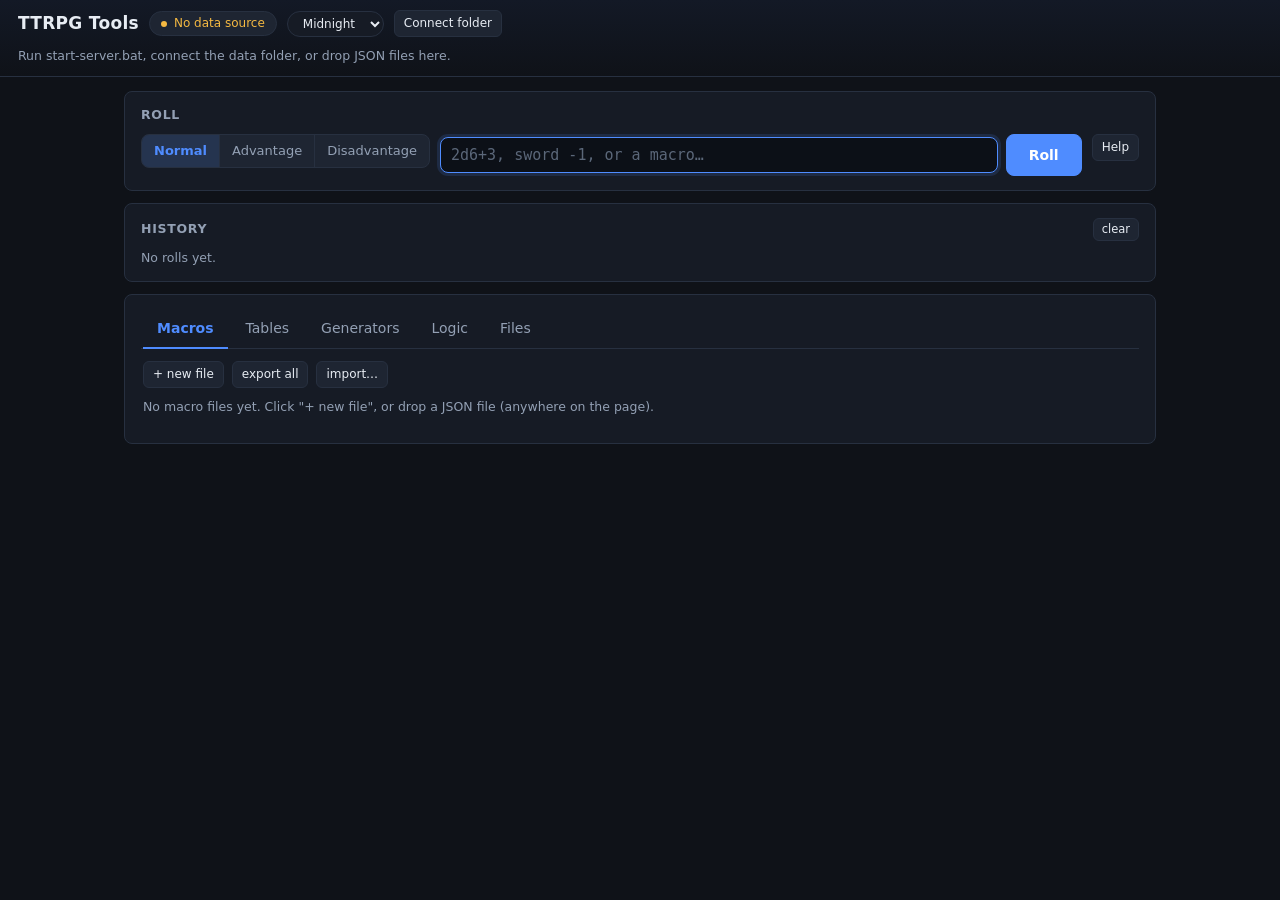
<file: index.html>
<!DOCTYPE html>
<html lang="en">
<head>
  <meta charset="utf-8">
  <meta name="viewport" content="width=device-width, initial-scale=1">
  <title>TTRPG Tools</title>
  <script>
    // Apply the saved theme before first paint (no flash). Midnight is the
    // default when nothing is stored.
    (function () {
      var t = 'midnight';
      try {
        var s = localStorage.getItem('ttrpg-theme');
        if (s) t = s;
      } catch (_) { /* storage unavailable — keep default */ }
      if (t === 'midnight' || t === 'paper' || t === 'ember' || t === 'mono') {
        document.documentElement.dataset.theme = t;
      }
    })();
  </script>
  <link rel="stylesheet" href="css/style.css">
</head>
<body>
  <header class="app-header">
    <h1>TTRPG Tools</h1>
    <span id="status-pill" class="pill">Connecting…</span>
    <select id="theme-select" class="theme-select" aria-label="Theme">
      <option value="midnight">Midnight</option>
      <option value="paper">Paper</option>
      <option value="ember">Ember</option>
      <option value="mono">Mono</option>
    </select>
    <button id="connect-folder" class="btn small" type="button" hidden>Connect folder</button>
    <div id="status-hint" class="hint" hidden></div>
  </header>

  <main>
    <section class="panel">
      <h2 class="panel-title">Roll</h2>
      <div class="roll-controls">
        <div class="segmented" role="group" aria-label="Roll mode">
          <button type="button" class="seg active" data-mode="normal" aria-pressed="true">Normal</button>
          <button type="button" class="seg" data-mode="advantage" aria-pressed="false">Advantage</button>
          <button type="button" class="seg" data-mode="disadvantage" aria-pressed="false">Disadvantage</button>
        </div>
        <div id="roll-bar">
          <div class="input-wrap">
            <input id="roll-input" class="roll-input" type="text"
                   placeholder="2d6+3, sword -1, or a macro…"
                   autofocus autocomplete="off" spellcheck="false">
            <div id="macro-suggest" class="suggest" hidden></div>
          </div>
          <button id="roll-btn" class="btn primary" type="button">Roll</button>
        </div>
        <button id="examples-btn" class="btn small" type="button">Help</button>
      </div>
      <div id="roll-error" class="error" hidden></div>
      <div id="result-panel" class="result" hidden>
        <div id="result-value" class="result-value mono"></div>
        <div id="result-expr" class="result-expr mono"></div>
        <div id="result-kept" class="result-kept hint" hidden></div>
        <div id="result-body"></div>
      </div>
    </section>

    <section class="panel">
      <div class="panel-head">
        <h2 class="panel-title">History</h2>
        <button id="clear-history" class="btn tiny" type="button">clear</button>
      </div>
      <ul id="history-list" class="history-list"></ul>
      <div id="history-empty" class="hint">No rolls yet.</div>
    </section>

    <section class="panel">
      <nav class="tabs" role="tablist" aria-label="Tool sections">
        <button class="tab active" type="button" data-tab="macros" role="tab" aria-selected="true">Macros</button>
        <button class="tab" type="button" data-tab="tables" role="tab" aria-selected="false">Tables</button>
        <button class="tab" type="button" data-tab="generators" role="tab" aria-selected="false">Generators</button>
        <button class="tab" type="button" data-tab="logic" role="tab" aria-selected="false">Logic</button>
        <button class="tab" type="button" data-tab="files" role="tab" aria-selected="false">Files</button>
      </nav>
      <div id="tab-macros" class="tab-panel" role="tabpanel"></div>
      <div id="tab-tables" class="tab-panel" role="tabpanel" hidden></div>
      <div id="tab-generators" class="tab-panel" role="tabpanel" hidden></div>
      <div id="tab-logic" class="tab-panel" role="tabpanel" hidden></div>
      <div id="tab-files" class="tab-panel" role="tabpanel" hidden></div>
    </section>
  </main>

  <div id="toast" class="toast" role="status" hidden></div>

  <script src="js/generator-engine.js"></script>
  <script src="js/state.js"></script>
  <script src="js/toasts.js"></script>
  <script src="js/storage.js"></script>
  <script src="js/dice.js"></script>
  <script src="js/roll.js"></script>
  <script src="js/history.js"></script>
  <script src="js/layout.js"></script>
  <script src="js/macros.js"></script>
  <script src="js/templates.js"></script>
  <script src="js/tables.js"></script>
  <script src="js/generators.js"></script>
  <script src="js/import-export.js"></script>
  <script src="js/files.js"></script>
  <script src="js/logic-ops.js"></script>
  <script src="js/logic-language.js"></script>
  <script src="js/logic-evaluator.js"></script>
  <script src="js/app.js"></script>
</body>
</html>
</file>
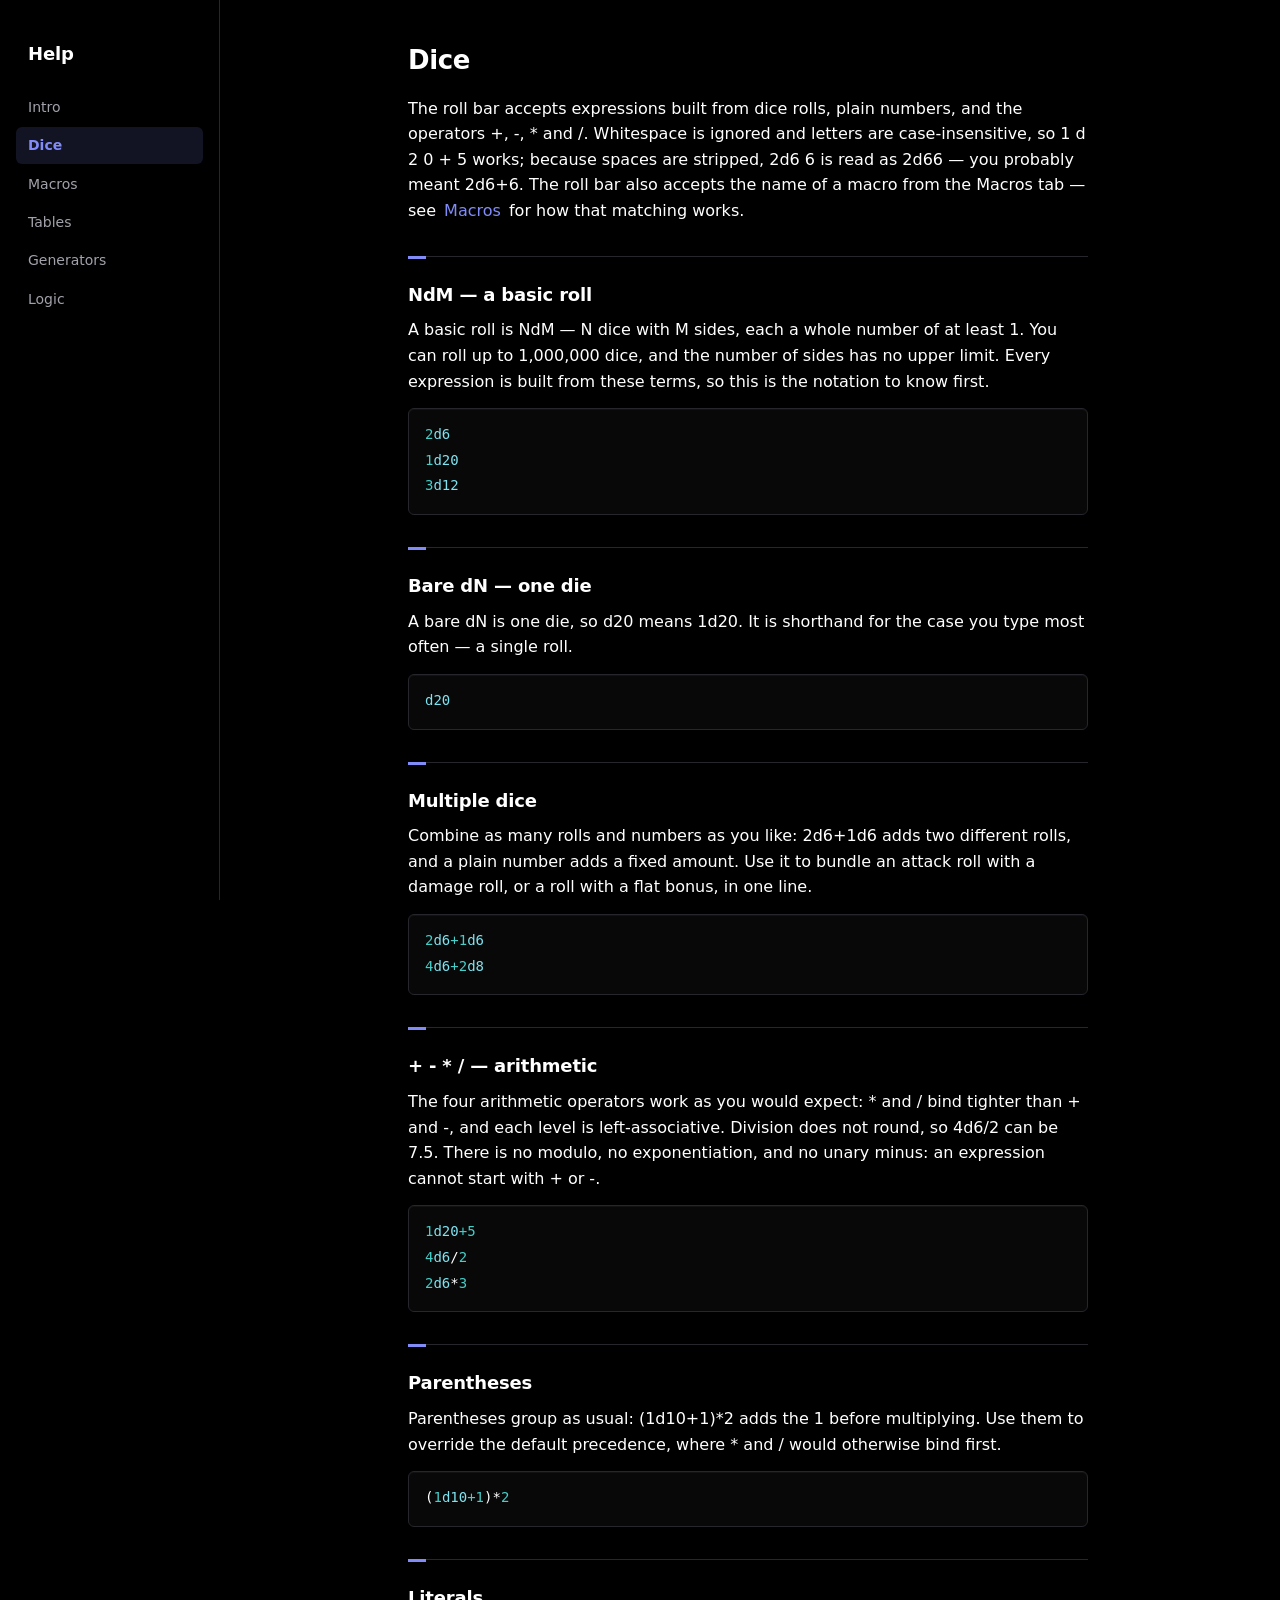
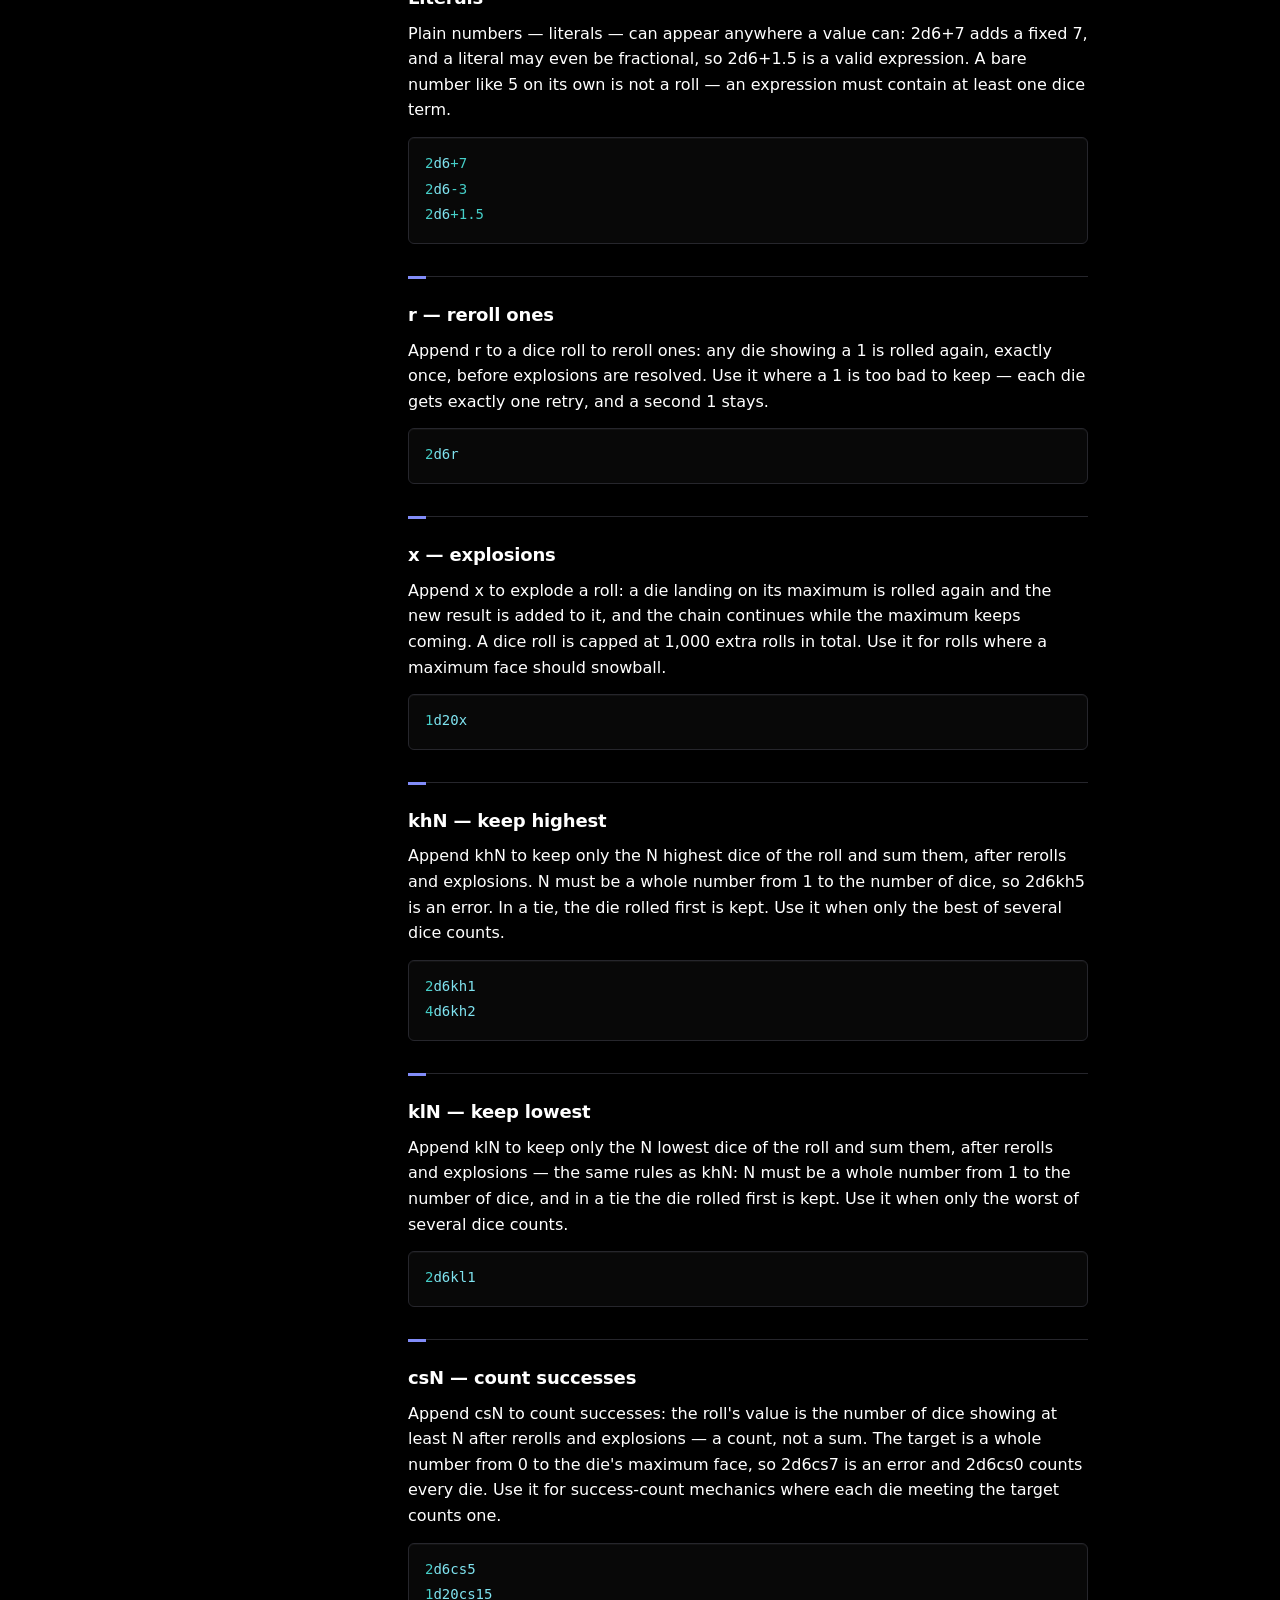
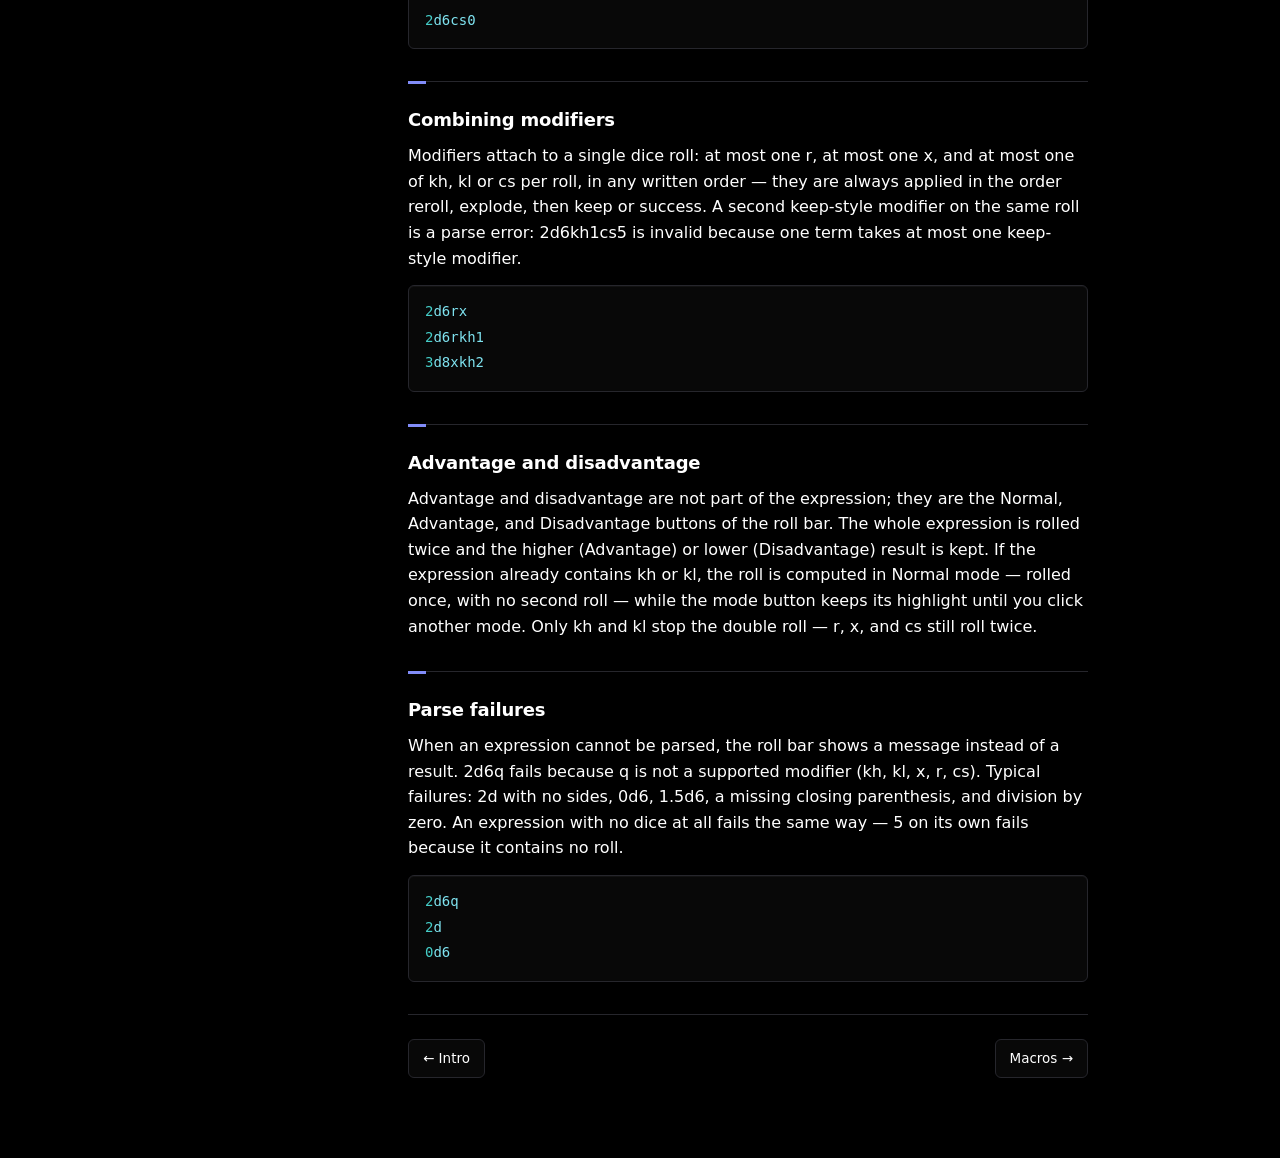
<file: help/dice.html>
<!doctype html>
<html lang="en">
<head>
<meta charset="utf-8">
<meta name="viewport" content="width=device-width, initial-scale=1">
<title>Dice — TTRPG Tools</title>
<link rel="stylesheet" href="help.css">
</head>
<body>
<aside class="help-sidebar">
<h1 class="help-title">Help</h1>
<nav class="help-nav" aria-label="Help sections">
<a href="help.html">Intro</a>
<a href="dice.html" class="current" aria-current="page">Dice</a>
<a href="macros.html">Macros</a>
<a href="tables.html">Tables</a>
<a href="generator.html">Generators</a>
<a href="logic.html">Logic</a>
</nav>
</aside>
<main class="help-main">
<section id="dice" class="help-section">
<h2>Dice</h2>
<p>The roll bar accepts expressions built from dice rolls, plain numbers, and the operators +, -, * and /. Whitespace is ignored and letters are case-insensitive, so 1 d 2 0 + 5 works; because spaces are stripped, 2d6 6 is read as 2d66 — you probably meant 2d6+6. The roll bar also accepts the name of a macro from the Macros tab — see <a href="macros.html">Macros</a> for how that matching works.</p>
<h3>NdM — a basic roll</h3>
<p>A basic roll is NdM — N dice with M sides, each a whole number of at least 1. You can roll up to 1,000,000 dice, and the number of sides has no upper limit. Every expression is built from these terms, so this is the notation to know first.</p>
<pre class="code-sample" data-highlight="script"><code>2d6
1d20
3d12</code></pre>
<h3>Bare dN — one die</h3>
<p>A bare dN is one die, so d20 means 1d20. It is shorthand for the case you type most often — a single roll.</p>
<pre class="code-sample" data-highlight="script"><code>d20</code></pre>
<h3>Multiple dice</h3>
<p>Combine as many rolls and numbers as you like: 2d6+1d6 adds two different rolls, and a plain number adds a fixed amount. Use it to bundle an attack roll with a damage roll, or a roll with a flat bonus, in one line.</p>
<pre class="code-sample" data-highlight="script"><code>2d6+1d6
4d6+2d8</code></pre>
<h3>+ - * / — arithmetic</h3>
<p>The four arithmetic operators work as you would expect: * and / bind tighter than + and -, and each level is left-associative. Division does not round, so 4d6/2 can be 7.5. There is no modulo, no exponentiation, and no unary minus: an expression cannot start with + or -.</p>
<pre class="code-sample" data-highlight="script"><code>1d20+5
4d6/2
2d6*3</code></pre>
<h3>Parentheses</h3>
<p>Parentheses group as usual: (1d10+1)*2 adds the 1 before multiplying. Use them to override the default precedence, where * and / would otherwise bind first.</p>
<pre class="code-sample" data-highlight="script"><code>(1d10+1)*2</code></pre>
<h3>Literals</h3>
<p>Plain numbers — literals — can appear anywhere a value can: 2d6+7 adds a fixed 7, and a literal may even be fractional, so 2d6+1.5 is a valid expression. A bare number like 5 on its own is not a roll — an expression must contain at least one dice term.</p>
<pre class="code-sample" data-highlight="script"><code>2d6+7
2d6-3
2d6+1.5</code></pre>
<h3>r — reroll ones</h3>
<p>Append r to a dice roll to reroll ones: any die showing a 1 is rolled again, exactly once, before explosions are resolved. Use it where a 1 is too bad to keep — each die gets exactly one retry, and a second 1 stays.</p>
<pre class="code-sample" data-highlight="script"><code>2d6r</code></pre>
<h3>x — explosions</h3>
<p>Append x to explode a roll: a die landing on its maximum is rolled again and the new result is added to it, and the chain continues while the maximum keeps coming. A dice roll is capped at 1,000 extra rolls in total. Use it for rolls where a maximum face should snowball.</p>
<pre class="code-sample" data-highlight="script"><code>1d20x</code></pre>
<h3>khN — keep highest</h3>
<p>Append khN to keep only the N highest dice of the roll and sum them, after rerolls and explosions. N must be a whole number from 1 to the number of dice, so 2d6kh5 is an error. In a tie, the die rolled first is kept. Use it when only the best of several dice counts.</p>
<pre class="code-sample" data-highlight="script"><code>2d6kh1
4d6kh2</code></pre>
<h3>klN — keep lowest</h3>
<p>Append klN to keep only the N lowest dice of the roll and sum them, after rerolls and explosions — the same rules as khN: N must be a whole number from 1 to the number of dice, and in a tie the die rolled first is kept. Use it when only the worst of several dice counts.</p>
<pre class="code-sample" data-highlight="script"><code>2d6kl1</code></pre>
<h3>csN — count successes</h3>
<p>Append csN to count successes: the roll's value is the number of dice showing at least N after rerolls and explosions — a count, not a sum. The target is a whole number from 0 to the die's maximum face, so 2d6cs7 is an error and 2d6cs0 counts every die. Use it for success-count mechanics where each die meeting the target counts one.</p>
<pre class="code-sample" data-highlight="script"><code>2d6cs5
1d20cs15
2d6cs0</code></pre>
<h3>Combining modifiers</h3>
<p>Modifiers attach to a single dice roll: at most one r, at most one x, and at most one of kh, kl or cs per roll, in any written order — they are always applied in the order reroll, explode, then keep or success. A second keep-style modifier on the same roll is a parse error: 2d6kh1cs5 is invalid because one term takes at most one keep-style modifier.</p>
<pre class="code-sample" data-highlight="script"><code>2d6rx
2d6rkh1
3d8xkh2</code></pre>
<h3>Advantage and disadvantage</h3>
<p>Advantage and disadvantage are not part of the expression; they are the Normal, Advantage, and Disadvantage buttons of the roll bar. The whole expression is rolled twice and the higher (Advantage) or lower (Disadvantage) result is kept. If the expression already contains kh or kl, the roll is computed in Normal mode — rolled once, with no second roll — while the mode button keeps its highlight until you click another mode. Only kh and kl stop the double roll — r, x, and cs still roll twice.</p>
<h3>Parse failures</h3>
<p>When an expression cannot be parsed, the roll bar shows a message instead of a result. 2d6q fails because q is not a supported modifier (kh, kl, x, r, cs). Typical failures: 2d with no sides, 0d6, 1.5d6, a missing closing parenthesis, and division by zero. An expression with no dice at all fails the same way — 5 on its own fails because it contains no roll.</p>
<pre class="code-sample" data-highlight="script"><code>2d6q
2d
0d6</code></pre>
</section>
<nav class="help-pager" aria-label="Page navigation">
<a class="pager-prev" href="help.html">← Intro</a>
<a class="pager-next" href="macros.html">Macros →</a>
</nav>
</main>
<script src="../js/logic-language.js"></script>
<script src="help.js"></script>
</body>
</html>
</file>
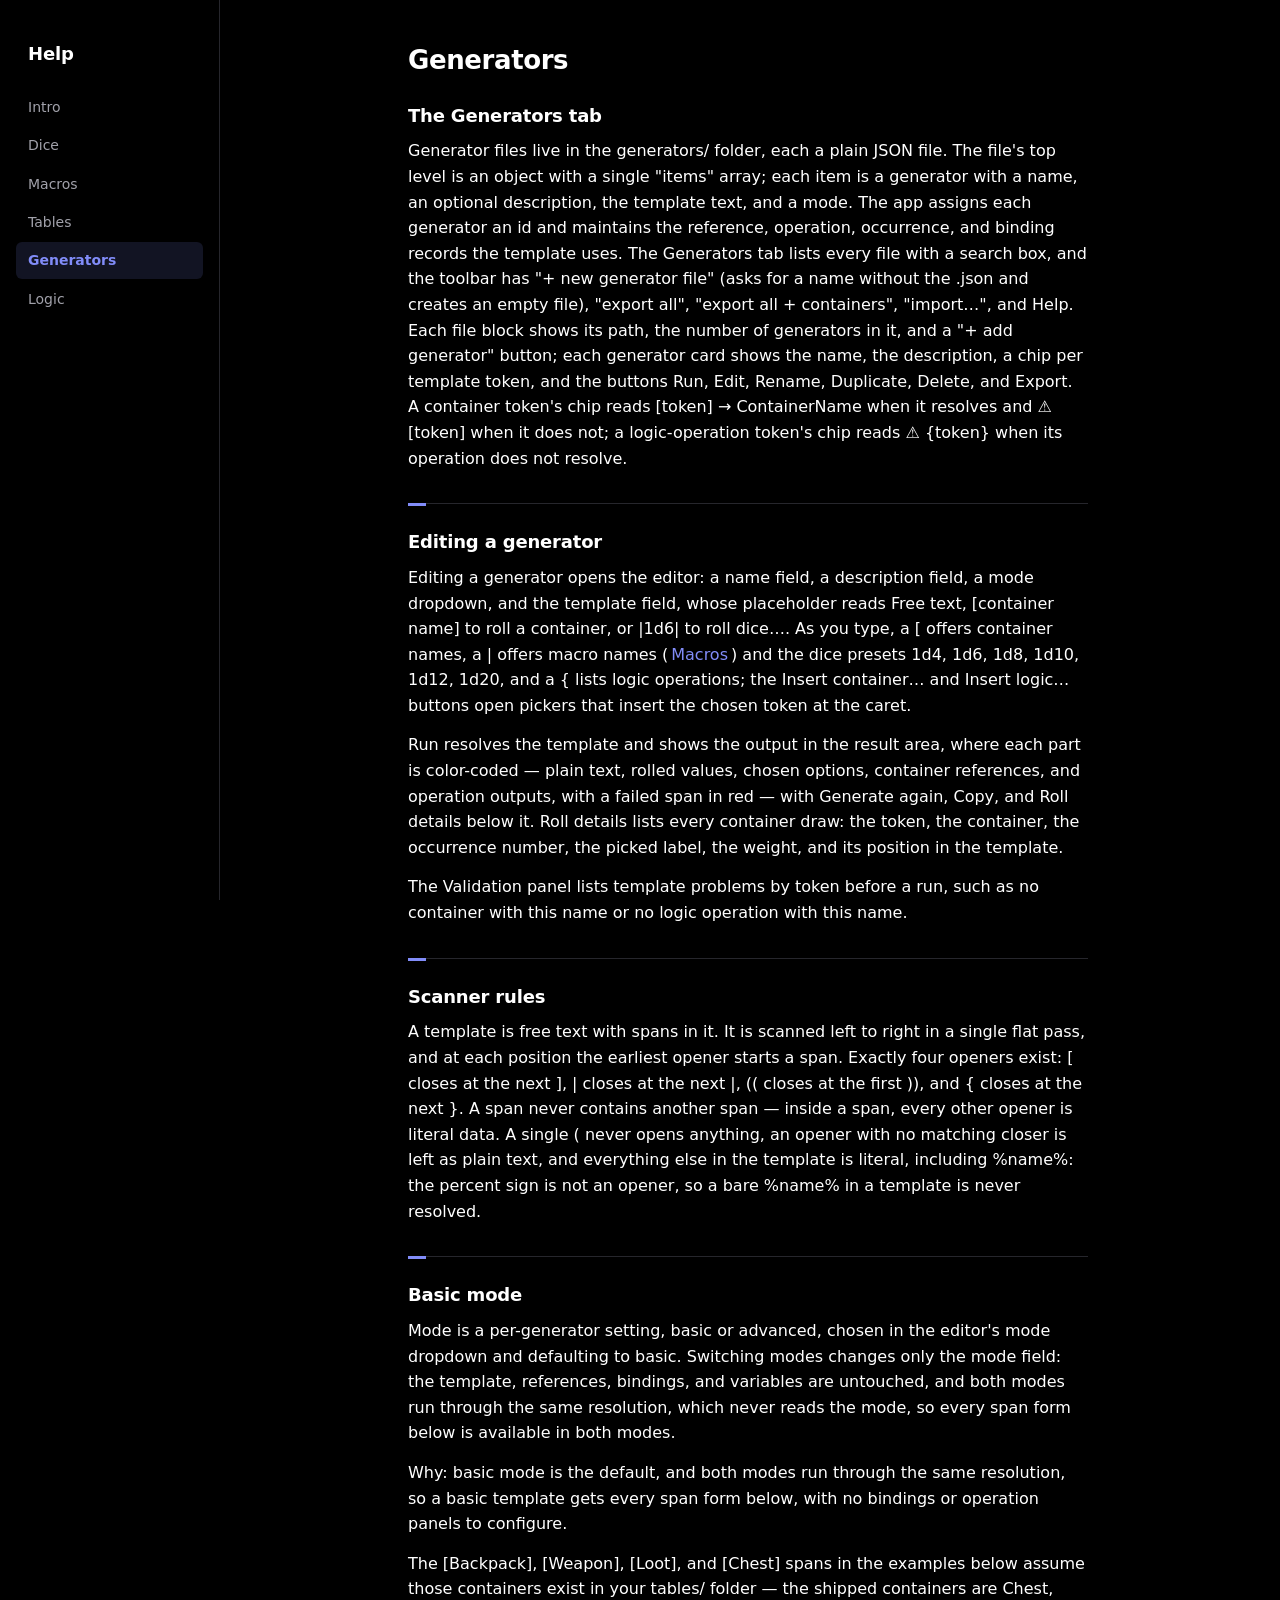
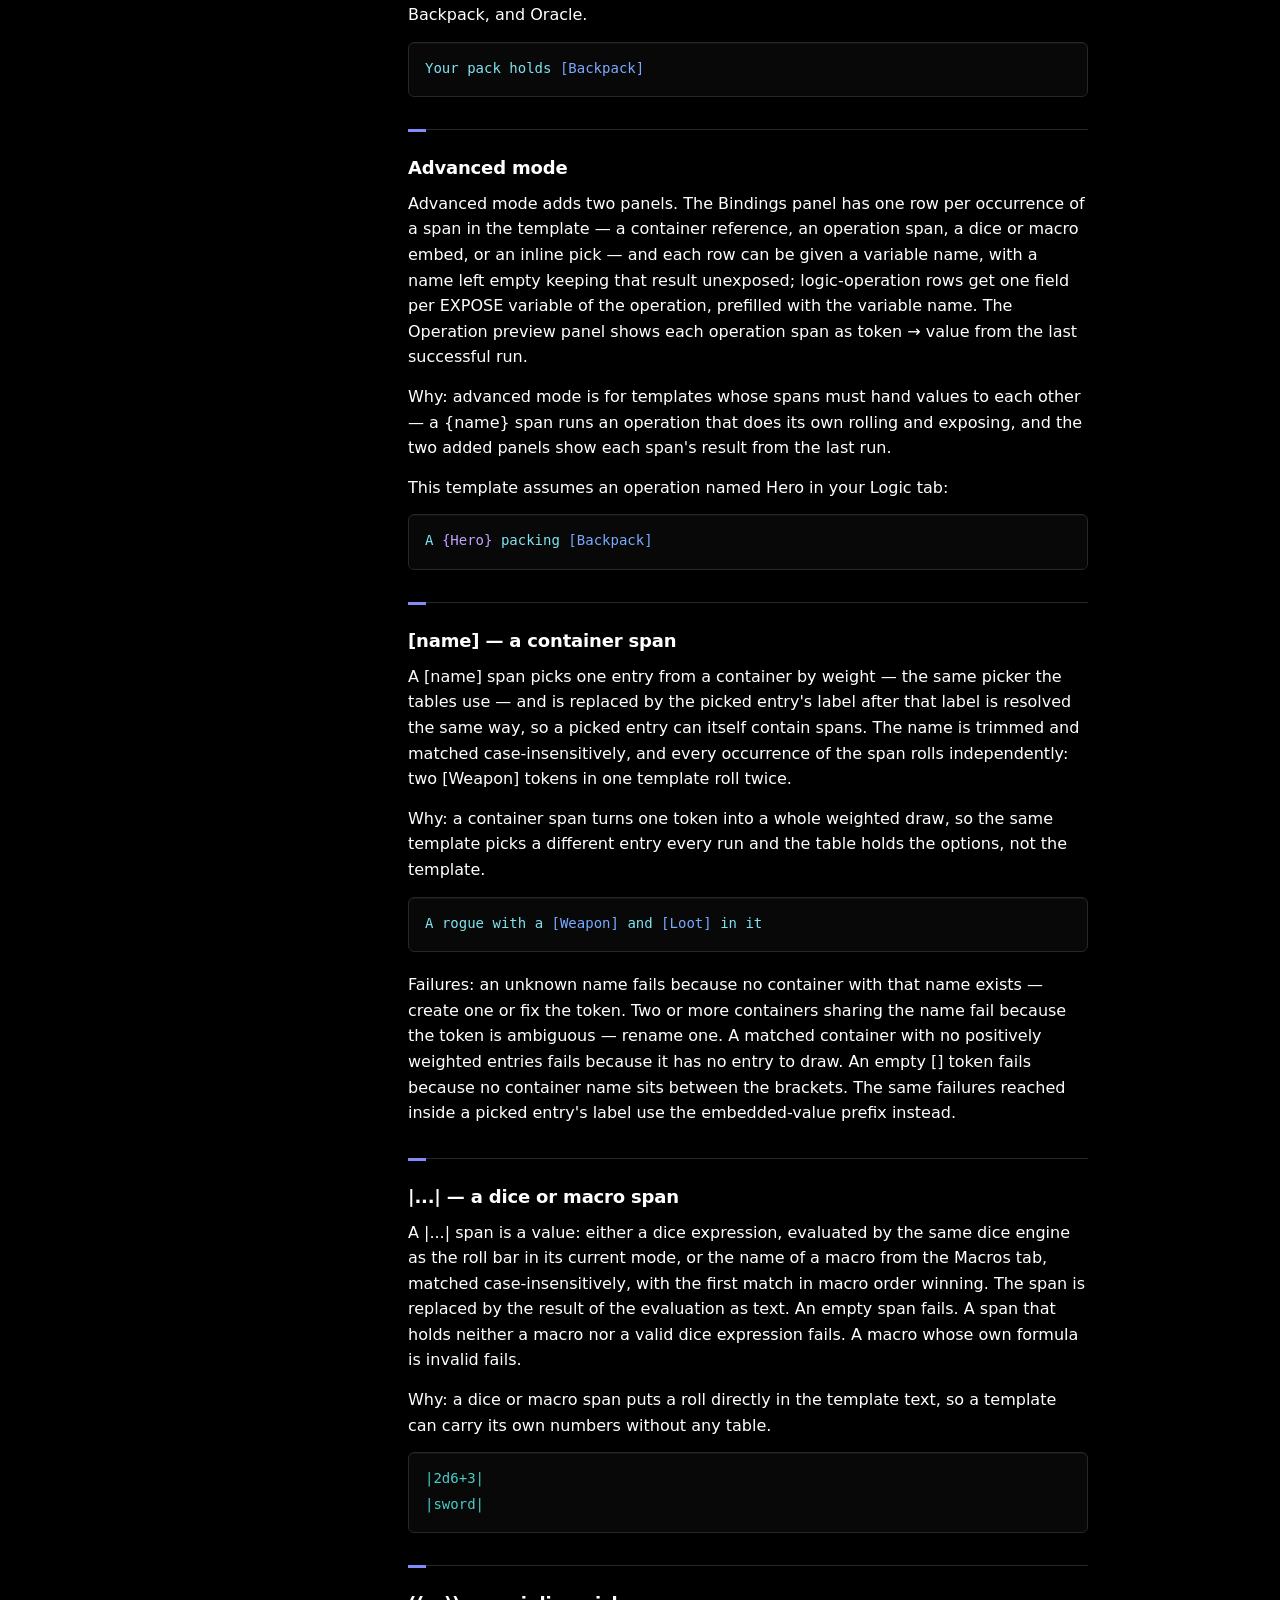
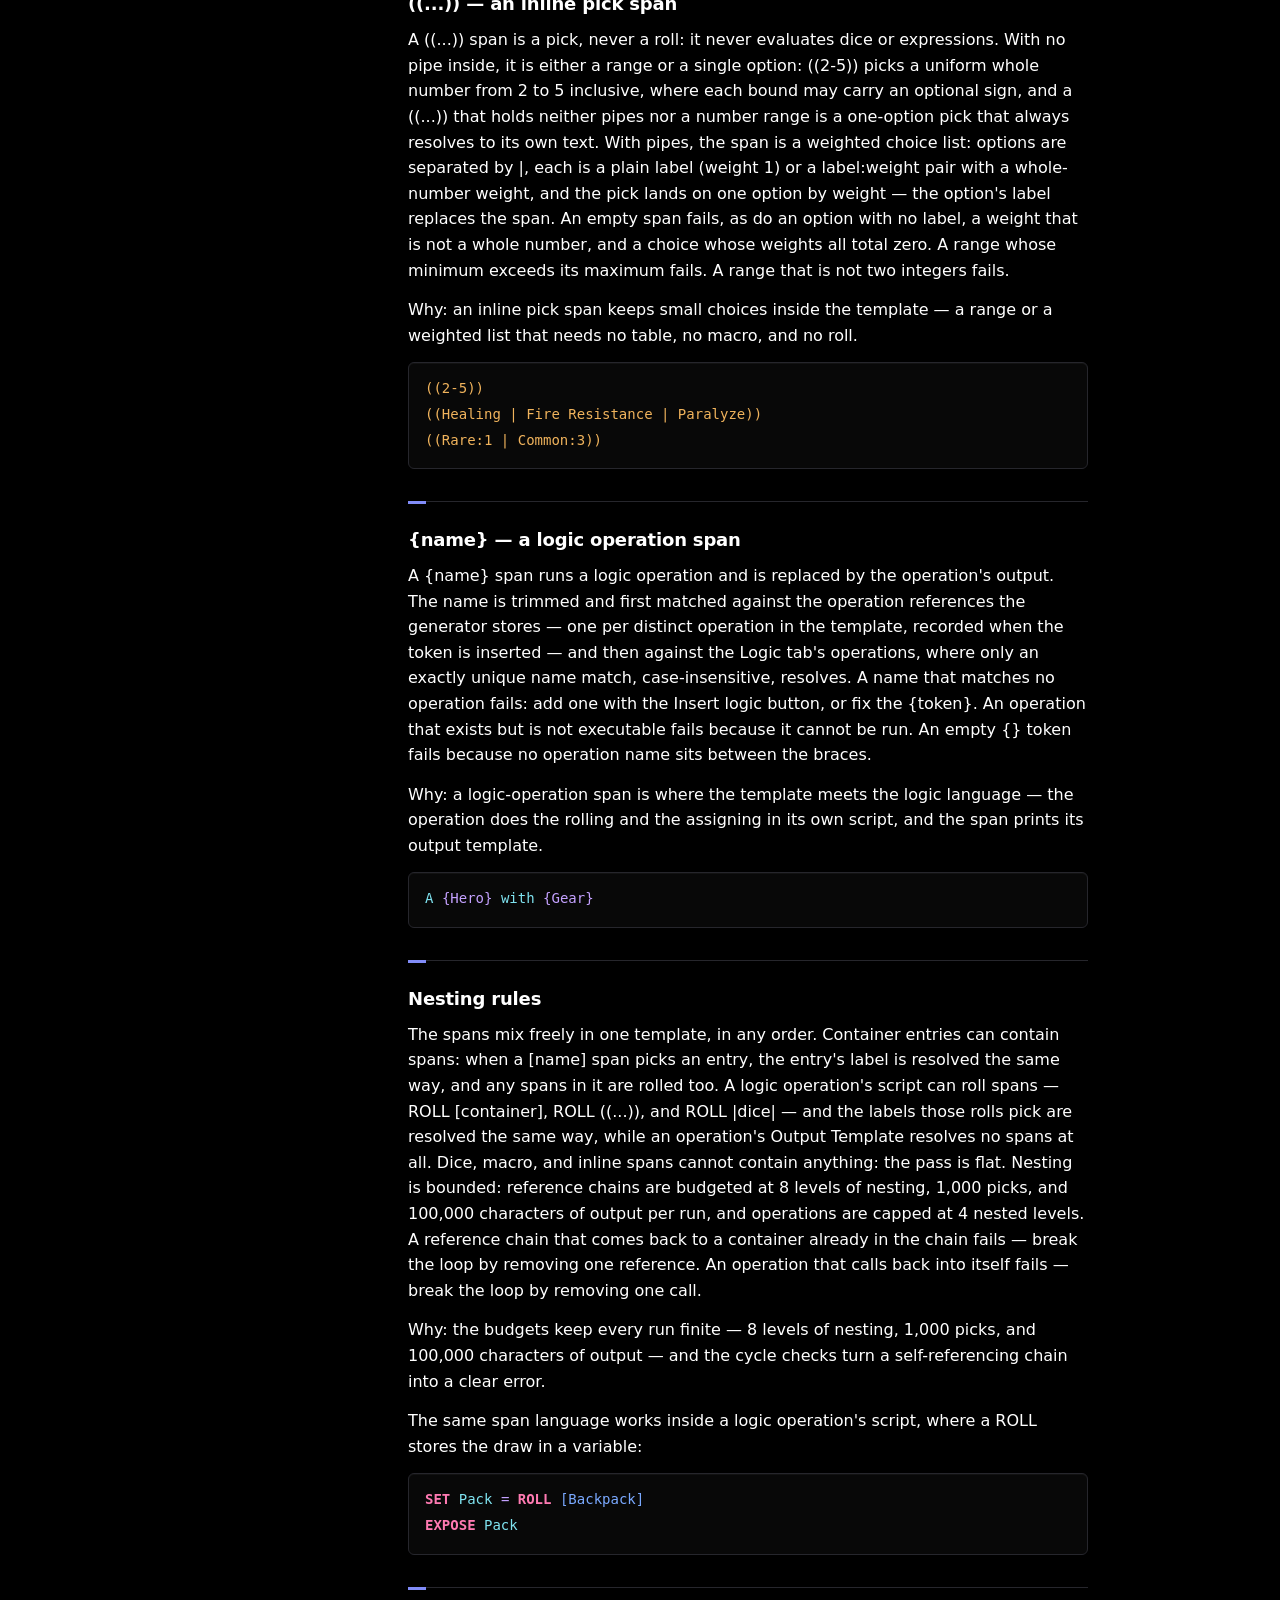
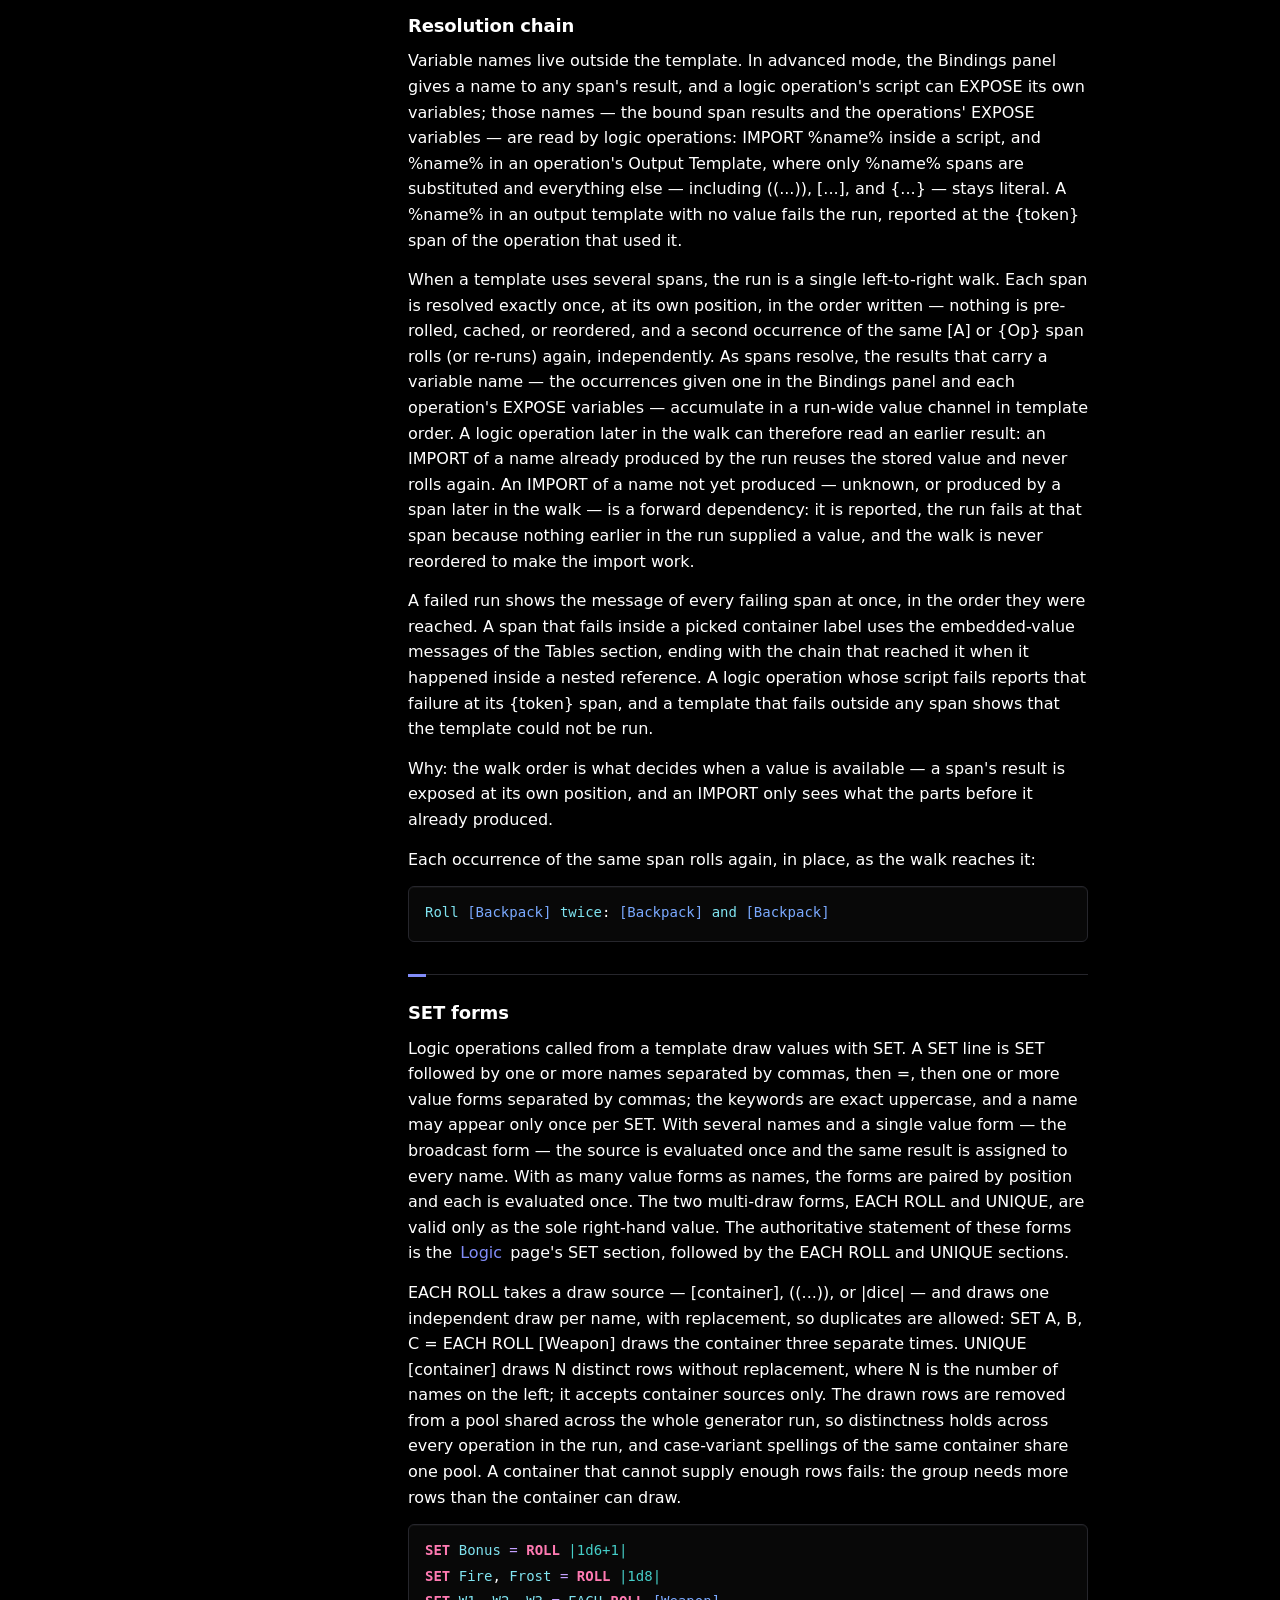
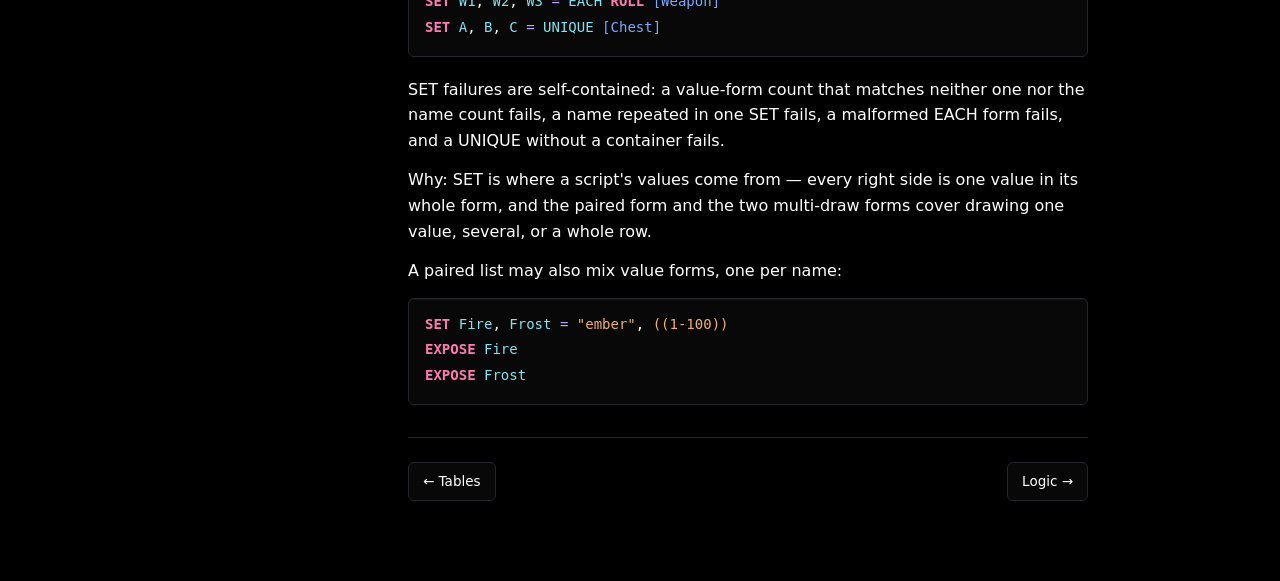
<file: help/generator.html>
<!doctype html>
<html lang="en">
<head>
<meta charset="utf-8">
<meta name="viewport" content="width=device-width, initial-scale=1">
<title>Generators — TTRPG Tools</title>
<link rel="stylesheet" href="help.css">
</head>
<body>
<aside class="help-sidebar">
<h1 class="help-title">Help</h1>
<nav class="help-nav" aria-label="Help sections">
<a href="help.html">Intro</a>
<a href="dice.html">Dice</a>
<a href="macros.html">Macros</a>
<a href="tables.html">Tables</a>
<a href="generator.html" class="current" aria-current="page">Generators</a>
<a href="logic.html">Logic</a>
</nav>
</aside>
<main class="help-main">
<section id="generator" class="help-section">
<h2>Generators</h2>
<h3>The Generators tab</h3>
<p>Generator files live in the generators/ folder, each a plain JSON file. The file's top level is an object with a single "items" array; each item is a generator with a name, an optional description, the template text, and a mode. The app assigns each generator an id and maintains the reference, operation, occurrence, and binding records the template uses. The Generators tab lists every file with a search box, and the toolbar has "+ new generator file" (asks for a name without the .json and creates an empty file), "export all", "export all + containers", "import…", and Help. Each file block shows its path, the number of generators in it, and a "+ add generator" button; each generator card shows the name, the description, a chip per template token, and the buttons Run, Edit, Rename, Duplicate, Delete, and Export. A container token's chip reads [token] → ContainerName when it resolves and ⚠ [token] when it does not; a logic-operation token's chip reads ⚠ {token} when its operation does not resolve.</p>
<h3>Editing a generator</h3>
<p>Editing a generator opens the editor: a name field, a description field, a mode dropdown, and the template field, whose placeholder reads Free text, [container name] to roll a container, or |1d6| to roll dice…. As you type, a [ offers container names, a | offers macro names (<a href="macros.html">Macros</a>) and the dice presets 1d4, 1d6, 1d8, 1d10, 1d12, 1d20, and a { lists logic operations; the Insert container… and Insert logic… buttons open pickers that insert the chosen token at the caret.</p>
<p>Run resolves the template and shows the output in the result area, where each part is color-coded — plain text, rolled values, chosen options, container references, and operation outputs, with a failed span in red — with Generate again, Copy, and Roll details below it. Roll details lists every container draw: the token, the container, the occurrence number, the picked label, the weight, and its position in the template.</p>
<p>The Validation panel lists template problems by token before a run, such as no container with this name or no logic operation with this name.</p>
<h3>Scanner rules</h3>
<p>A template is free text with spans in it. It is scanned left to right in a single flat pass, and at each position the earliest opener starts a span. Exactly four openers exist: [ closes at the next ], | closes at the next |, (( closes at the first )), and { closes at the next }. A span never contains another span — inside a span, every other opener is literal data. A single ( never opens anything, an opener with no matching closer is left as plain text, and everything else in the template is literal, including %name%: the percent sign is not an opener, so a bare %name% in a template is never resolved.</p>
<h3>Basic mode</h3>
<p>Mode is a per-generator setting, basic or advanced, chosen in the editor's mode dropdown and defaulting to basic. Switching modes changes only the mode field: the template, references, bindings, and variables are untouched, and both modes run through the same resolution, which never reads the mode, so every span form below is available in both modes.</p>
<p>Why: basic mode is the default, and both modes run through the same resolution, so a basic template gets every span form below, with no bindings or operation panels to configure.</p>
<p>The [Backpack], [Weapon], [Loot], and [Chest] spans in the examples below assume those containers exist in your tables/ folder — the shipped containers are Chest, Backpack, and Oracle.</p>
<pre class="code-sample" data-highlight="script"><code>Your pack holds [Backpack]</code></pre>
<h3>Advanced mode</h3>
<p>Advanced mode adds two panels. The Bindings panel has one row per occurrence of a span in the template — a container reference, an operation span, a dice or macro embed, or an inline pick — and each row can be given a variable name, with a name left empty keeping that result unexposed; logic-operation rows get one field per EXPOSE variable of the operation, prefilled with the variable name. The Operation preview panel shows each operation span as token → value from the last successful run.</p>
<p>Why: advanced mode is for templates whose spans must hand values to each other — a {name} span runs an operation that does its own rolling and exposing, and the two added panels show each span's result from the last run.</p>
<p>This template assumes an operation named Hero in your Logic tab:</p>
<pre class="code-sample" data-highlight="script"><code>A {Hero} packing [Backpack]</code></pre>
<h3>[name] — a container span</h3>
<p>A [name] span picks one entry from a container by weight — the same picker the tables use — and is replaced by the picked entry's label after that label is resolved the same way, so a picked entry can itself contain spans. The name is trimmed and matched case-insensitively, and every occurrence of the span rolls independently: two [Weapon] tokens in one template roll twice.</p>
<p>Why: a container span turns one token into a whole weighted draw, so the same template picks a different entry every run and the table holds the options, not the template.</p>
<pre class="code-sample" data-highlight="script"><code>A rogue with a [Weapon] and [Loot] in it</code></pre>
<p>Failures: an unknown name fails because no container with that name exists — create one or fix the token. Two or more containers sharing the name fail because the token is ambiguous — rename one. A matched container with no positively weighted entries fails because it has no entry to draw. An empty [] token fails because no container name sits between the brackets. The same failures reached inside a picked entry's label use the embedded-value prefix instead.</p>
<h3>|...| — a dice or macro span</h3>
<p>A |...| span is a value: either a dice expression, evaluated by the same dice engine as the roll bar in its current mode, or the name of a macro from the Macros tab, matched case-insensitively, with the first match in macro order winning. The span is replaced by the result of the evaluation as text. An empty span fails. A span that holds neither a macro nor a valid dice expression fails. A macro whose own formula is invalid fails.</p>
<p>Why: a dice or macro span puts a roll directly in the template text, so a template can carry its own numbers without any table.</p>
<pre class="code-sample" data-highlight="script"><code>|2d6+3|
|sword|</code></pre>
<h3>((...)) — an inline pick span</h3>
<p>A ((...)) span is a pick, never a roll: it never evaluates dice or expressions. With no pipe inside, it is either a range or a single option: ((2-5)) picks a uniform whole number from 2 to 5 inclusive, where each bound may carry an optional sign, and a ((...)) that holds neither pipes nor a number range is a one-option pick that always resolves to its own text. With pipes, the span is a weighted choice list: options are separated by |, each is a plain label (weight 1) or a label:weight pair with a whole-number weight, and the pick lands on one option by weight — the option's label replaces the span. An empty span fails, as do an option with no label, a weight that is not a whole number, and a choice whose weights all total zero. A range whose minimum exceeds its maximum fails. A range that is not two integers fails.</p>
<p>Why: an inline pick span keeps small choices inside the template — a range or a weighted list that needs no table, no macro, and no roll.</p>
<pre class="code-sample" data-highlight="script"><code>((2-5))
((Healing | Fire Resistance | Paralyze))
((Rare:1 | Common:3))</code></pre>
<h3>{name} — a logic operation span</h3>
<p>A {name} span runs a logic operation and is replaced by the operation's output. The name is trimmed and first matched against the operation references the generator stores — one per distinct operation in the template, recorded when the token is inserted — and then against the Logic tab's operations, where only an exactly unique name match, case-insensitive, resolves. A name that matches no operation fails: add one with the Insert logic button, or fix the {token}. An operation that exists but is not executable fails because it cannot be run. An empty {} token fails because no operation name sits between the braces.</p>
<p>Why: a logic-operation span is where the template meets the logic language — the operation does the rolling and the assigning in its own script, and the span prints its output template.</p>
<pre class="code-sample" data-highlight="script"><code>A {Hero} with {Gear}</code></pre>
<h3>Nesting rules</h3>
<p>The spans mix freely in one template, in any order. Container entries can contain spans: when a [name] span picks an entry, the entry's label is resolved the same way, and any spans in it are rolled too. A logic operation's script can roll spans — ROLL [container], ROLL ((...)), and ROLL |dice| — and the labels those rolls pick are resolved the same way, while an operation's Output Template resolves no spans at all. Dice, macro, and inline spans cannot contain anything: the pass is flat. Nesting is bounded: reference chains are budgeted at 8 levels of nesting, 1,000 picks, and 100,000 characters of output per run, and operations are capped at 4 nested levels. A reference chain that comes back to a container already in the chain fails — break the loop by removing one reference. An operation that calls back into itself fails — break the loop by removing one call.</p>
<p>Why: the budgets keep every run finite — 8 levels of nesting, 1,000 picks, and 100,000 characters of output — and the cycle checks turn a self-referencing chain into a clear error.</p>
<p>The same span language works inside a logic operation's script, where a ROLL stores the draw in a variable:</p>
<pre class="code-sample" data-highlight="script"><code>SET Pack = ROLL [Backpack]
EXPOSE Pack</code></pre>
<h3>Resolution chain</h3>
<p>Variable names live outside the template. In advanced mode, the Bindings panel gives a name to any span's result, and a logic operation's script can EXPOSE its own variables; those names — the bound span results and the operations' EXPOSE variables — are read by logic operations: IMPORT %name% inside a script, and %name% in an operation's Output Template, where only %name% spans are substituted and everything else — including ((...)), [...], and {...} — stays literal. A %name% in an output template with no value fails the run, reported at the {token} span of the operation that used it.</p>
<p>When a template uses several spans, the run is a single left-to-right walk. Each span is resolved exactly once, at its own position, in the order written — nothing is pre-rolled, cached, or reordered, and a second occurrence of the same [A] or {Op} span rolls (or re-runs) again, independently. As spans resolve, the results that carry a variable name — the occurrences given one in the Bindings panel and each operation's EXPOSE variables — accumulate in a run-wide value channel in template order. A logic operation later in the walk can therefore read an earlier result: an IMPORT of a name already produced by the run reuses the stored value and never rolls again. An IMPORT of a name not yet produced — unknown, or produced by a span later in the walk — is a forward dependency: it is reported, the run fails at that span because nothing earlier in the run supplied a value, and the walk is never reordered to make the import work.</p>
<p>A failed run shows the message of every failing span at once, in the order they were reached. A span that fails inside a picked container label uses the embedded-value messages of the Tables section, ending with the chain that reached it when it happened inside a nested reference. A logic operation whose script fails reports that failure at its {token} span, and a template that fails outside any span shows that the template could not be run.</p>
<p>Why: the walk order is what decides when a value is available — a span's result is exposed at its own position, and an IMPORT only sees what the parts before it already produced.</p>
<p>Each occurrence of the same span rolls again, in place, as the walk reaches it:</p>
<pre class="code-sample" data-highlight="script"><code>Roll [Backpack] twice: [Backpack] and [Backpack]</code></pre>
<h3>SET forms</h3>
<p>Logic operations called from a template draw values with SET. A SET line is SET followed by one or more names separated by commas, then =, then one or more value forms separated by commas; the keywords are exact uppercase, and a name may appear only once per SET. With several names and a single value form — the broadcast form — the source is evaluated once and the same result is assigned to every name. With as many value forms as names, the forms are paired by position and each is evaluated once. The two multi-draw forms, EACH ROLL and UNIQUE, are valid only as the sole right-hand value. The authoritative statement of these forms is the <a href="logic.html">Logic</a> page's SET section, followed by the EACH ROLL and UNIQUE sections.</p>
<p>EACH ROLL takes a draw source — [container], ((...)), or |dice| — and draws one independent draw per name, with replacement, so duplicates are allowed: SET A, B, C = EACH ROLL [Weapon] draws the container three separate times. UNIQUE [container] draws N distinct rows without replacement, where N is the number of names on the left; it accepts container sources only. The drawn rows are removed from a pool shared across the whole generator run, so distinctness holds across every operation in the run, and case-variant spellings of the same container share one pool. A container that cannot supply enough rows fails: the group needs more rows than the container can draw.</p>
<pre class="code-sample" data-highlight="script"><code>SET Bonus = ROLL |1d6+1|
SET Fire, Frost = ROLL |1d8|
SET W1, W2, W3 = EACH ROLL [Weapon]
SET A, B, C = UNIQUE [Chest]</code></pre>
<p>SET failures are self-contained: a value-form count that matches neither one nor the name count fails, a name repeated in one SET fails, a malformed EACH form fails, and a UNIQUE without a container fails.</p>
<p>Why: SET is where a script's values come from — every right side is one value in its whole form, and the paired form and the two multi-draw forms cover drawing one value, several, or a whole row.</p>
<p>A paired list may also mix value forms, one per name:</p>
<pre class="code-sample" data-highlight="script"><code>SET Fire, Frost = "ember", ((1-100))
EXPOSE Fire
EXPOSE Frost</code></pre>
</section>
<nav class="help-pager" aria-label="Page navigation">
<a class="pager-prev" href="tables.html">← Tables</a>
<a class="pager-next" href="logic.html">Logic →</a>
</nav>
</main>
<script src="../js/logic-language.js"></script>
<script src="help.js"></script>
</body>
</html>
</file>
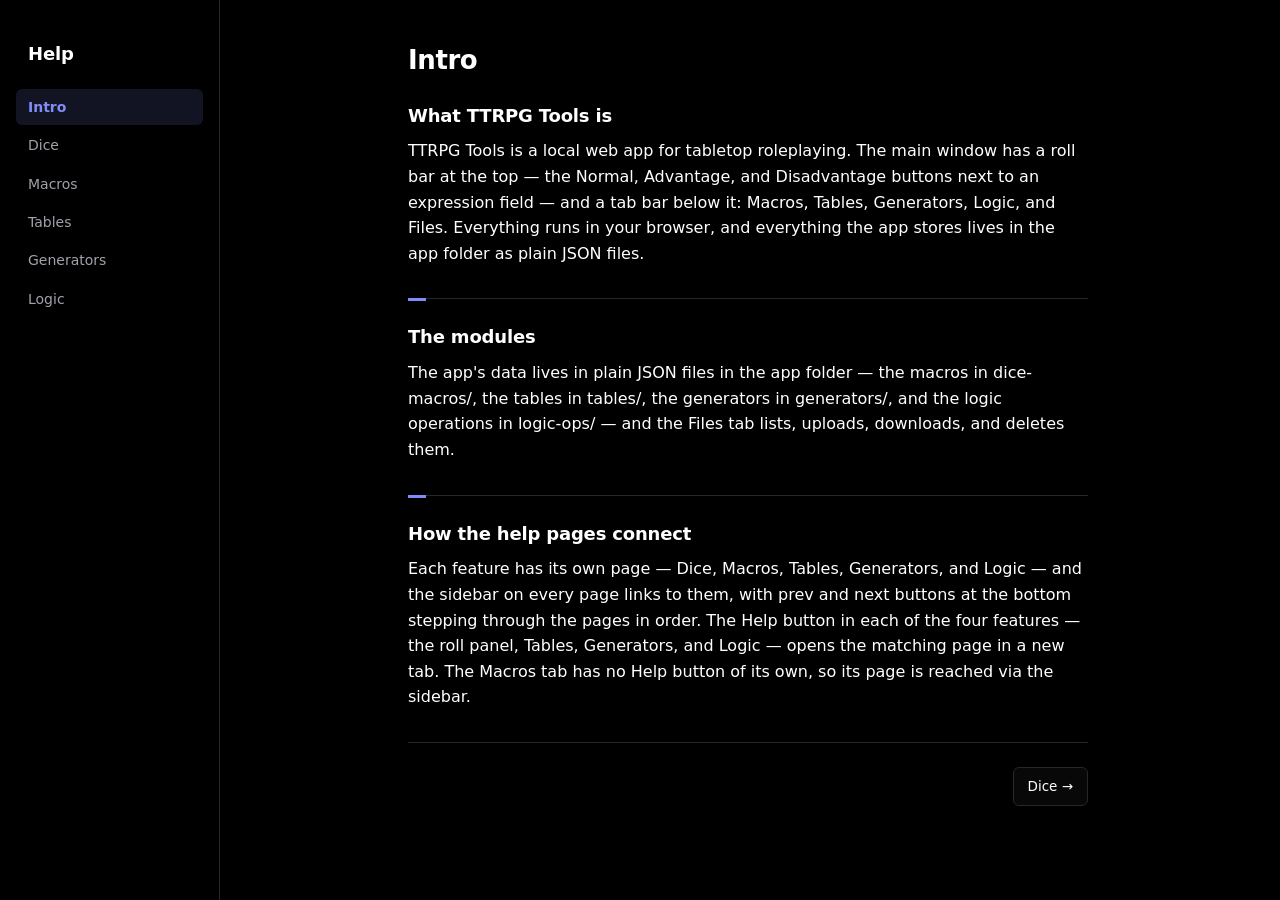
<file: help/help.html>
<!doctype html>
<html lang="en">
<head>
<meta charset="utf-8">
<meta name="viewport" content="width=device-width, initial-scale=1">
<title>Help — TTRPG Tools</title>
<link rel="stylesheet" href="help.css">
</head>
<body>
<aside class="help-sidebar">
<h1 class="help-title">Help</h1>
<nav class="help-nav" aria-label="Help sections">
<a href="help.html" class="current" aria-current="page">Intro</a>
<a href="dice.html">Dice</a>
<a href="macros.html">Macros</a>
<a href="tables.html">Tables</a>
<a href="generator.html">Generators</a>
<a href="logic.html">Logic</a>
</nav>
</aside>
<main class="help-main">
<section id="intro" class="help-section">
<h2>Intro</h2>
<h3>What TTRPG Tools is</h3>
<p>TTRPG Tools is a local web app for tabletop roleplaying. The main window has a roll bar at the top — the Normal, Advantage, and Disadvantage buttons next to an expression field — and a tab bar below it: Macros, Tables, Generators, Logic, and Files. Everything runs in your browser, and everything the app stores lives in the app folder as plain JSON files.</p>
<h3>The modules</h3>
<p>The app's data lives in plain JSON files in the app folder — the macros in dice-macros/, the tables in tables/, the generators in generators/, and the logic operations in logic-ops/ — and the Files tab lists, uploads, downloads, and deletes them.</p>
<h3>How the help pages connect</h3>
<p>Each feature has its own page — Dice, Macros, Tables, Generators, and Logic — and the sidebar on every page links to them, with prev and next buttons at the bottom stepping through the pages in order. The Help button in each of the four features — the roll panel, Tables, Generators, and Logic — opens the matching page in a new tab. The Macros tab has no Help button of its own, so its page is reached via the sidebar.</p>
</section>
<nav class="help-pager" aria-label="Page navigation">
<a class="pager-next" href="dice.html">Dice →</a>
</nav>
</main>
<script src="../js/logic-language.js"></script>
<script src="help.js"></script>
</body>
</html>
</file>
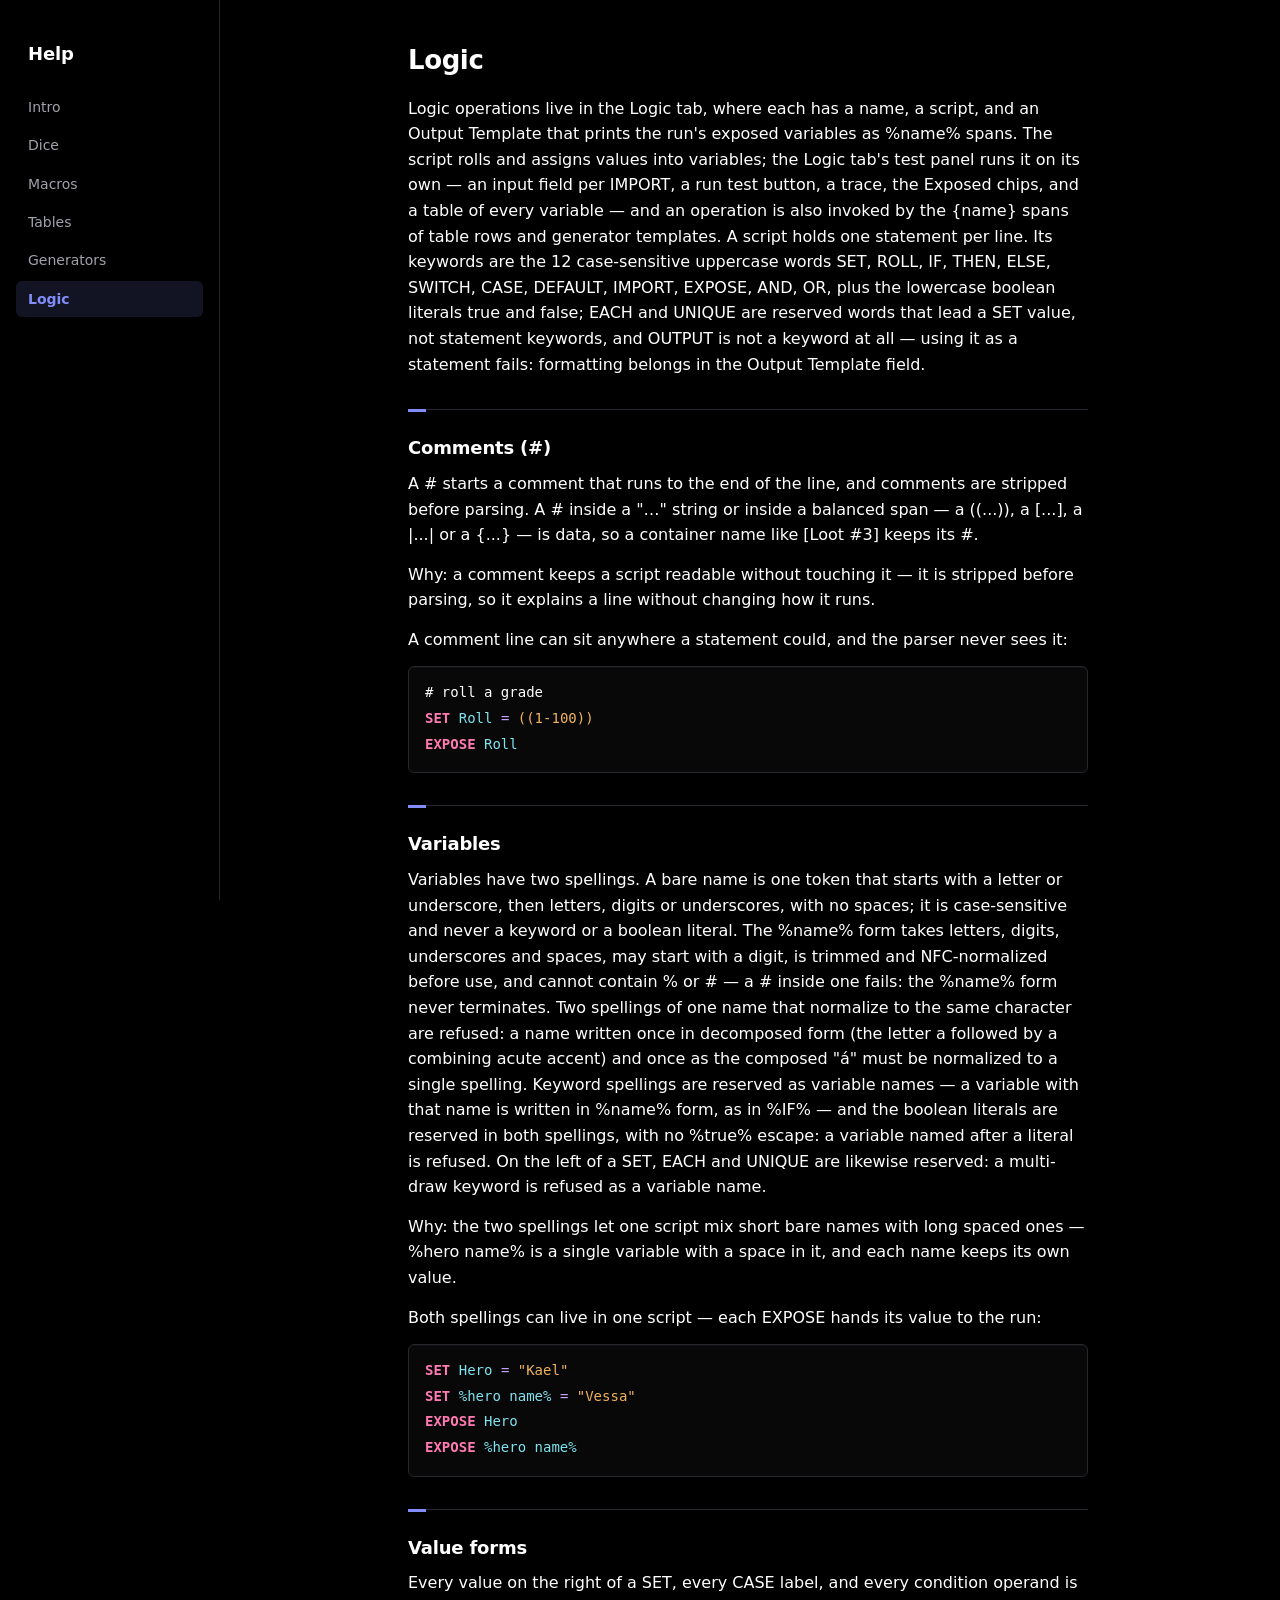
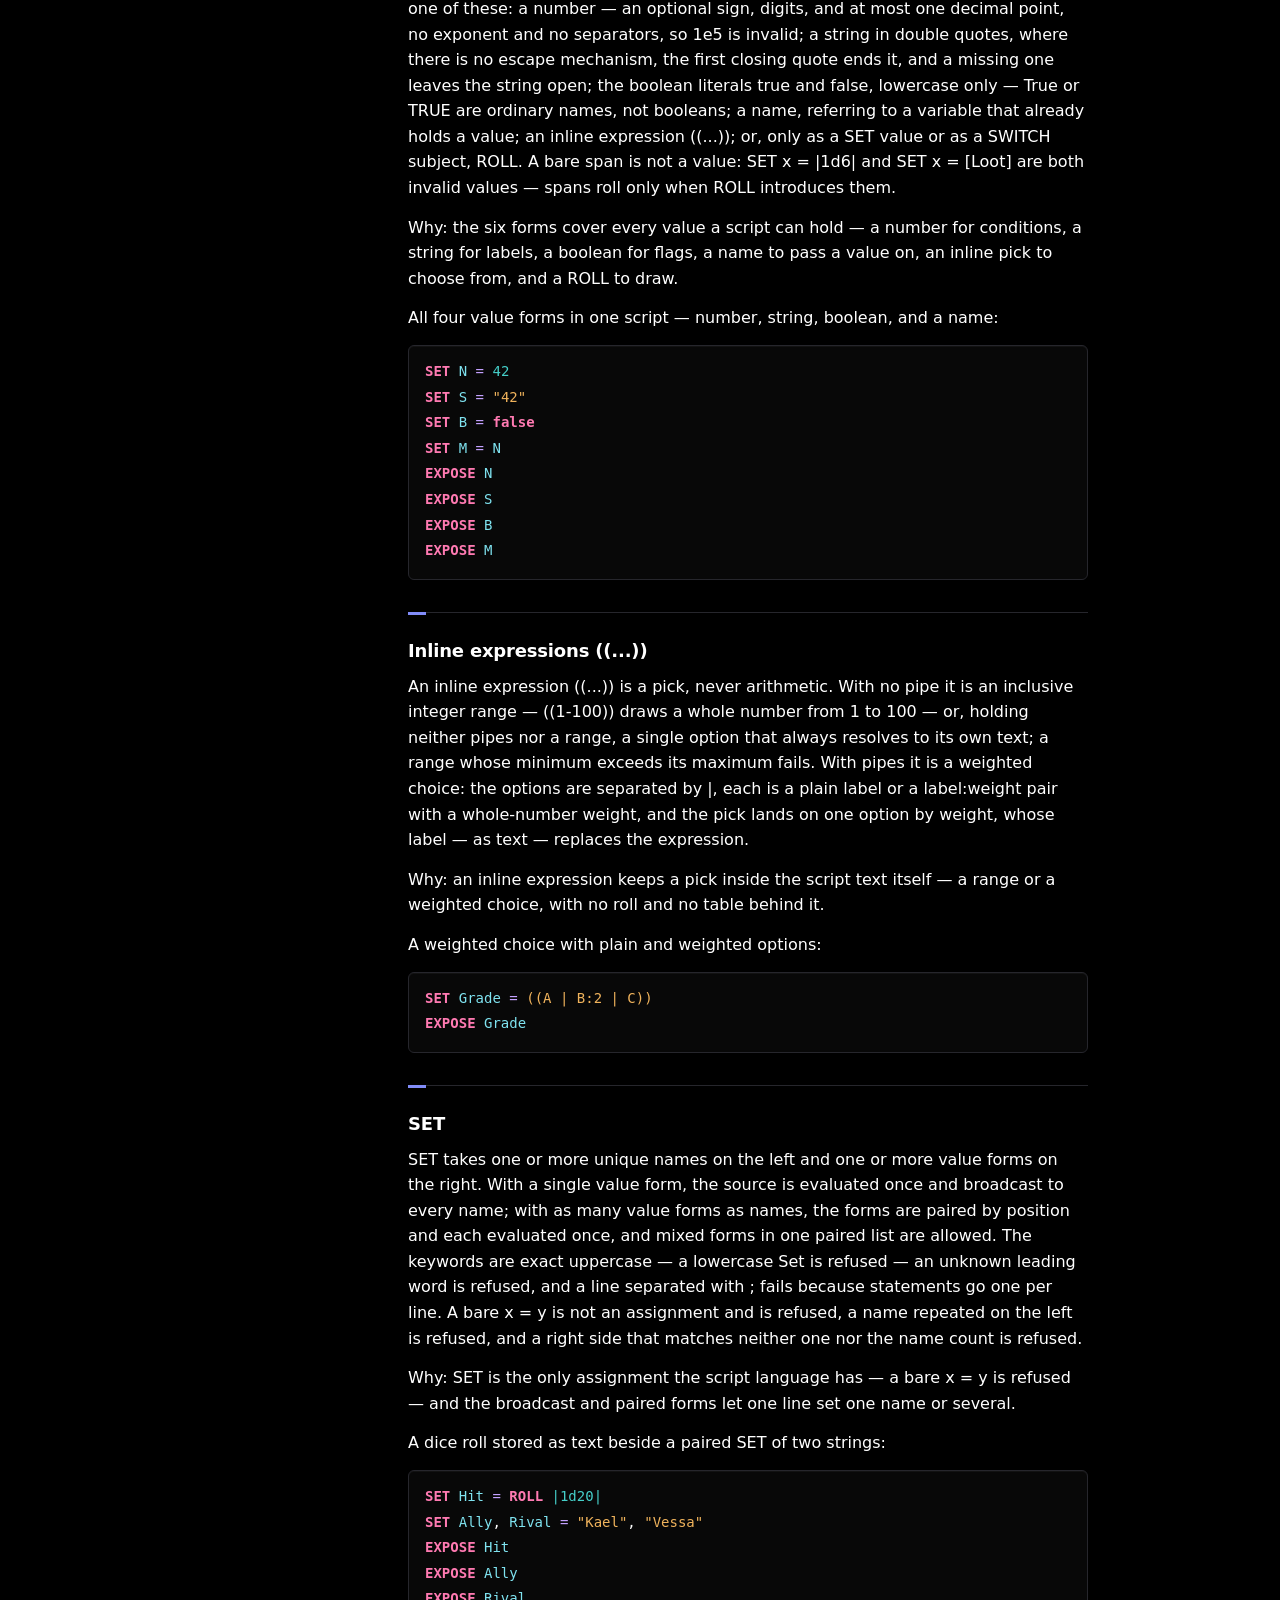
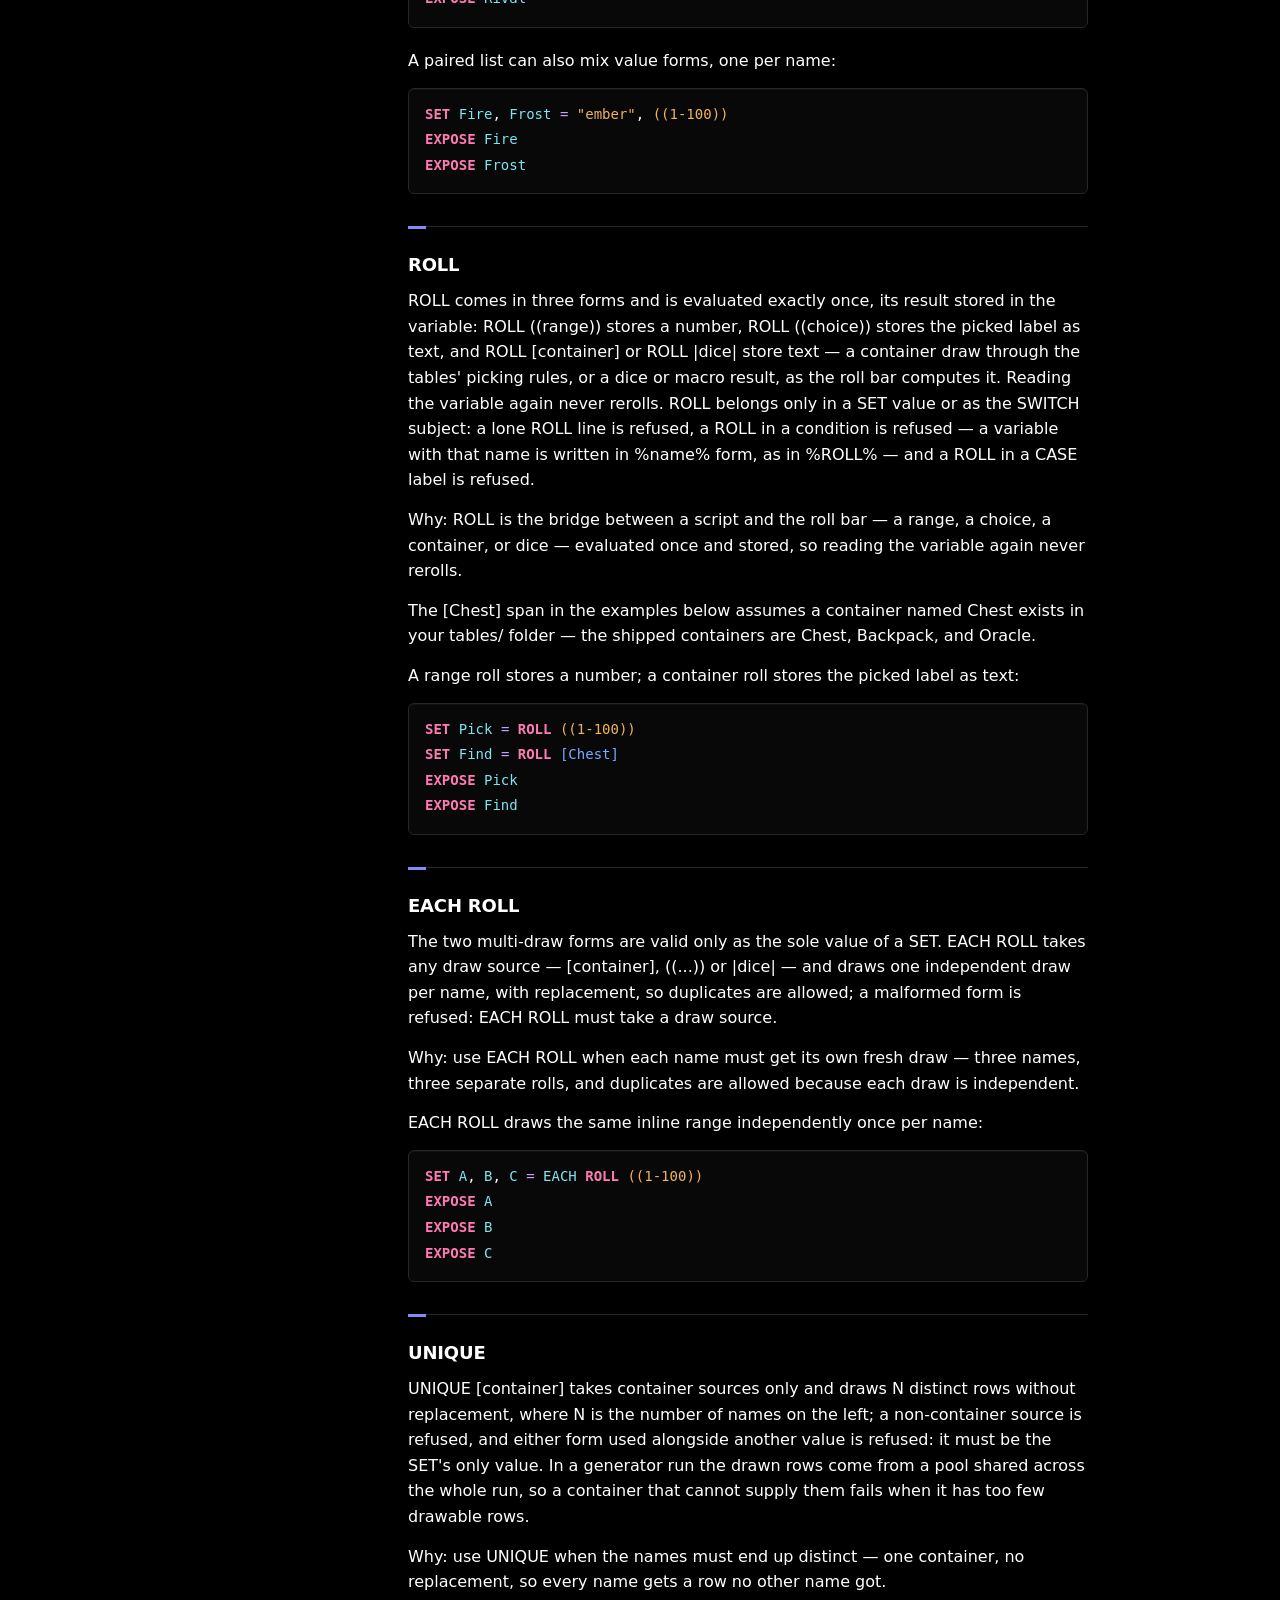
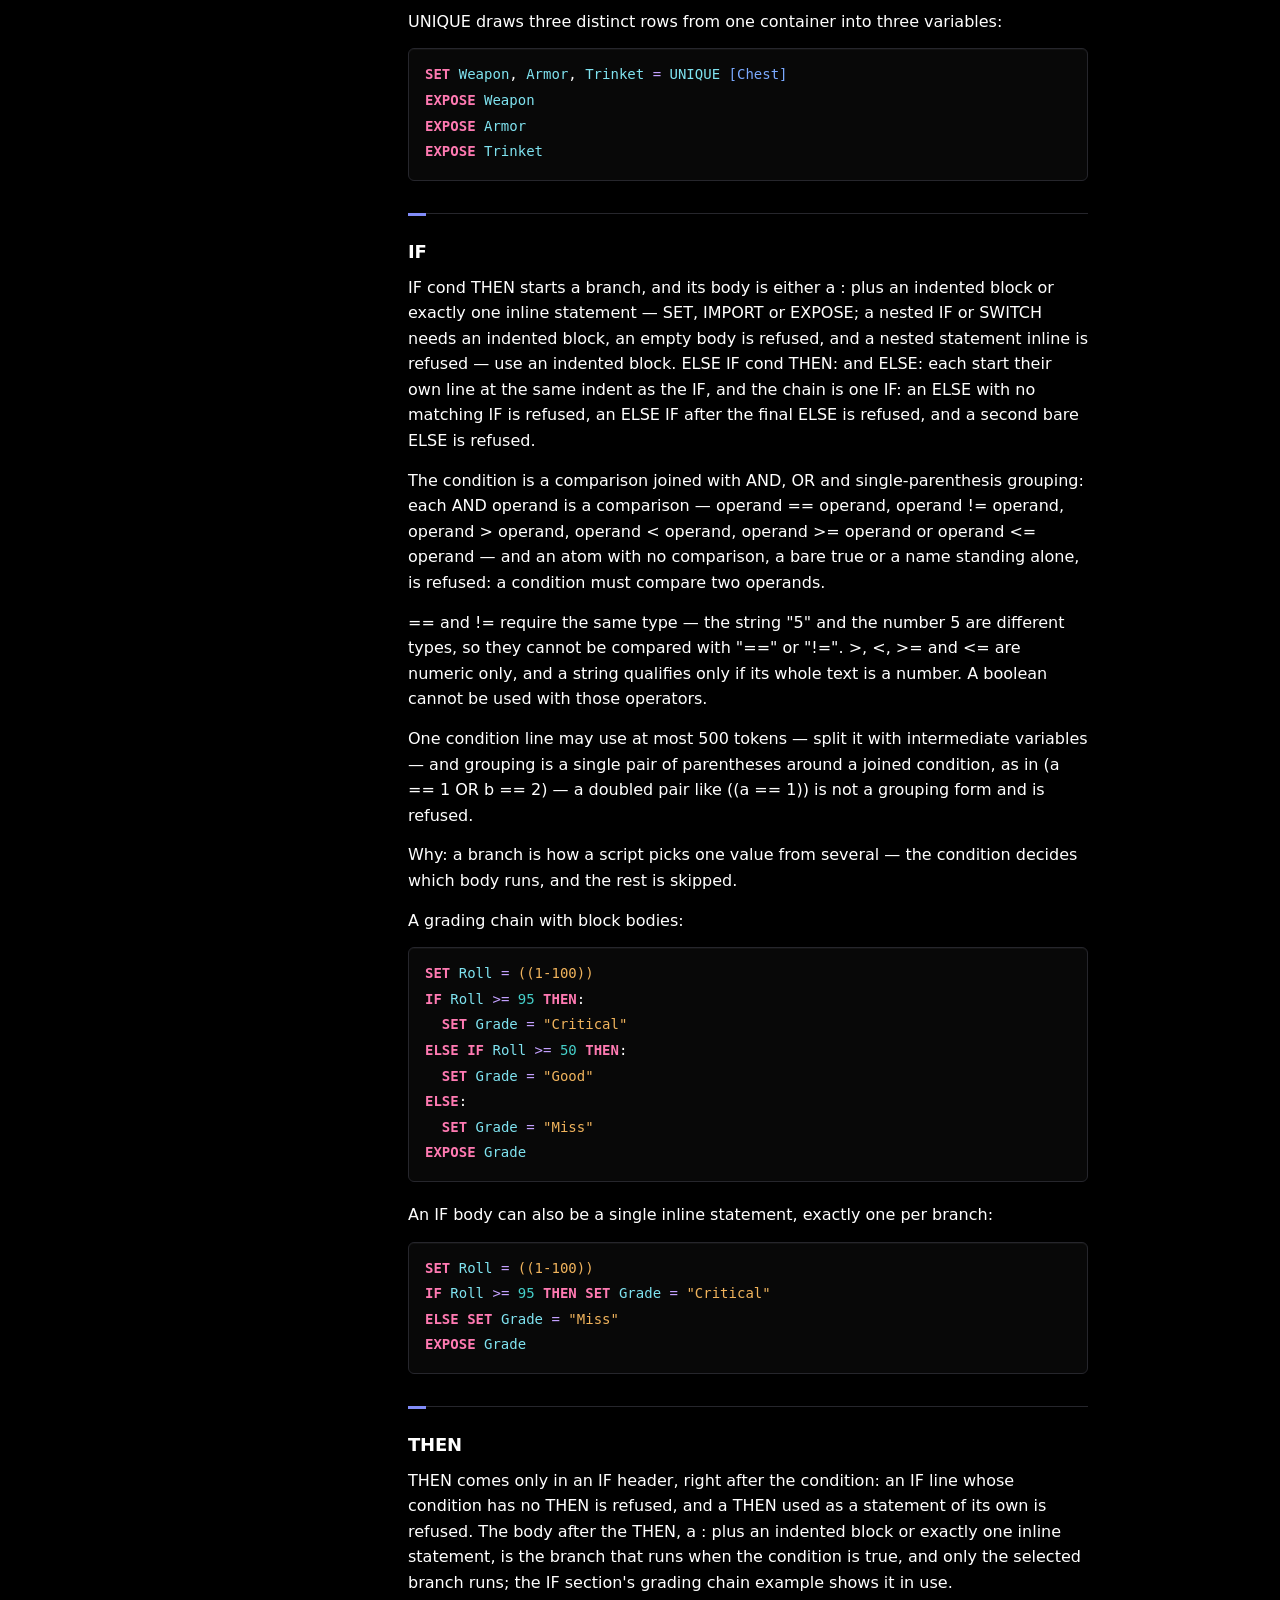
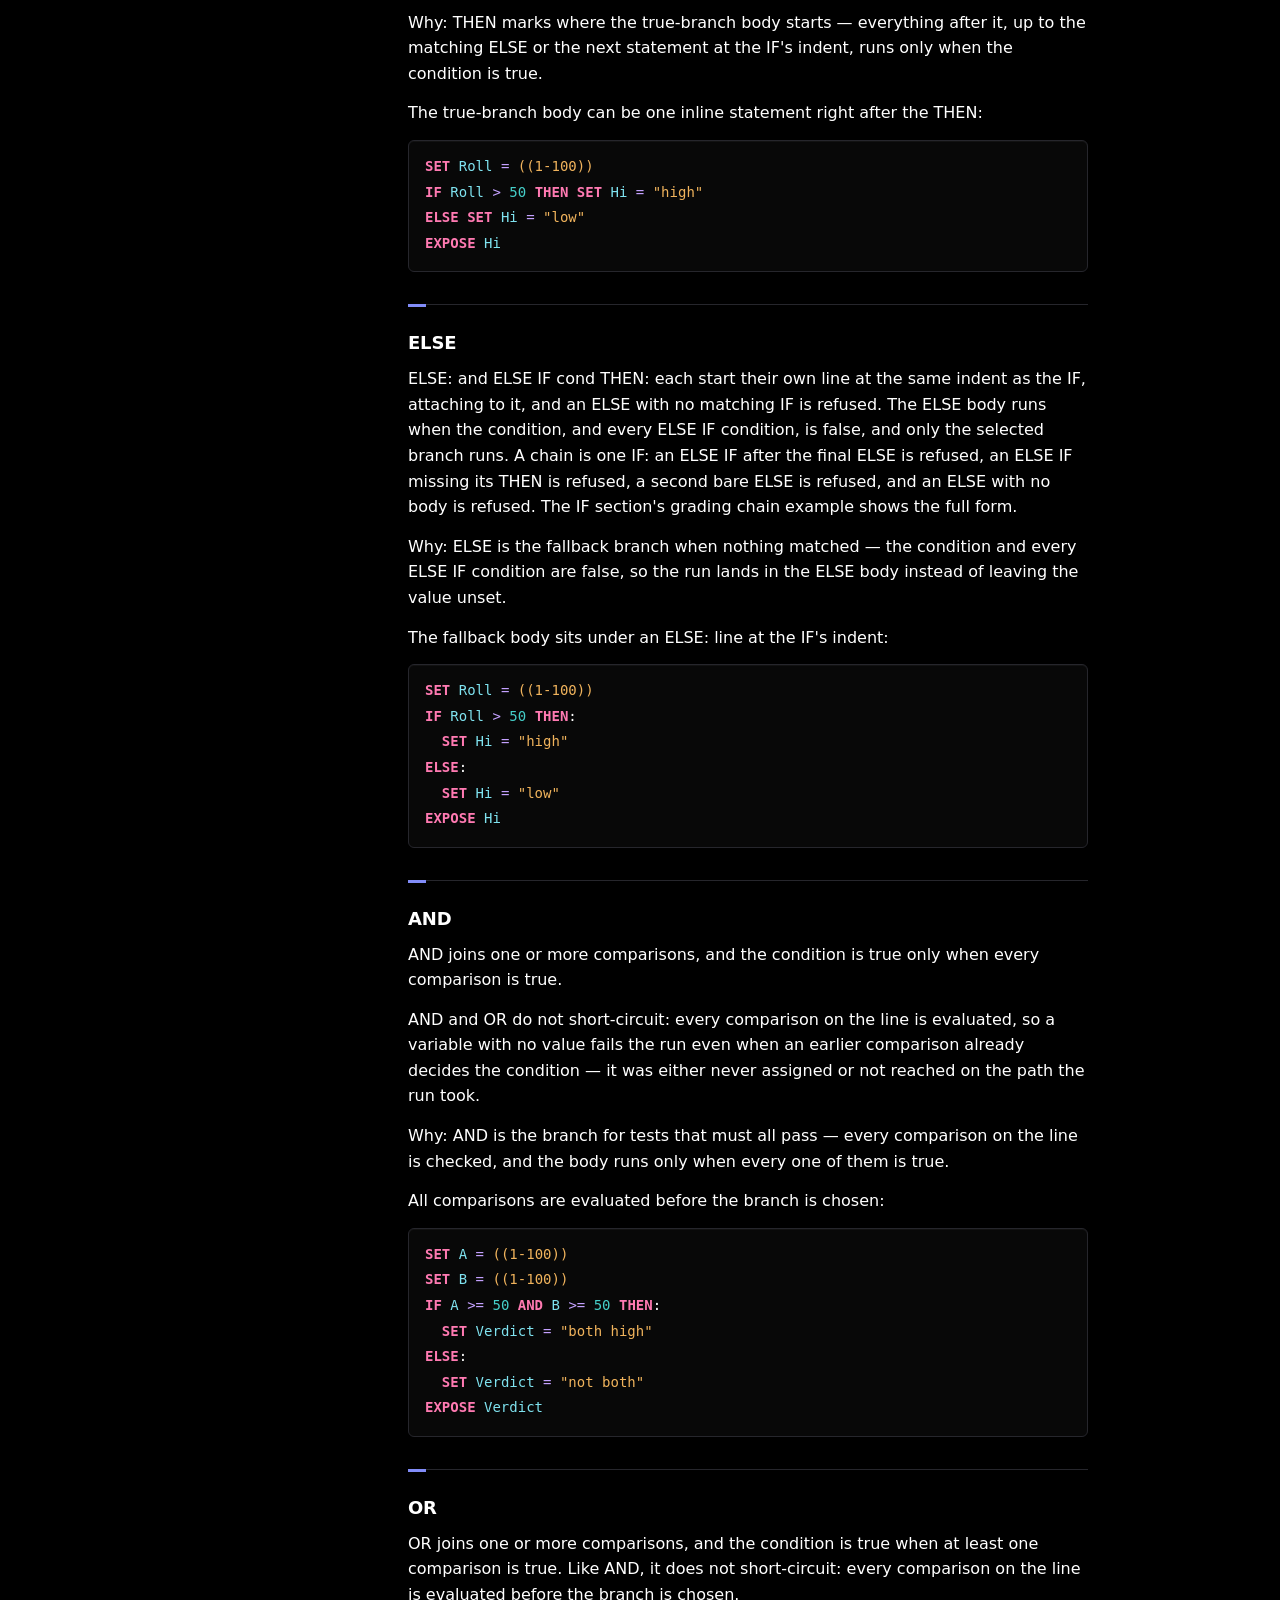
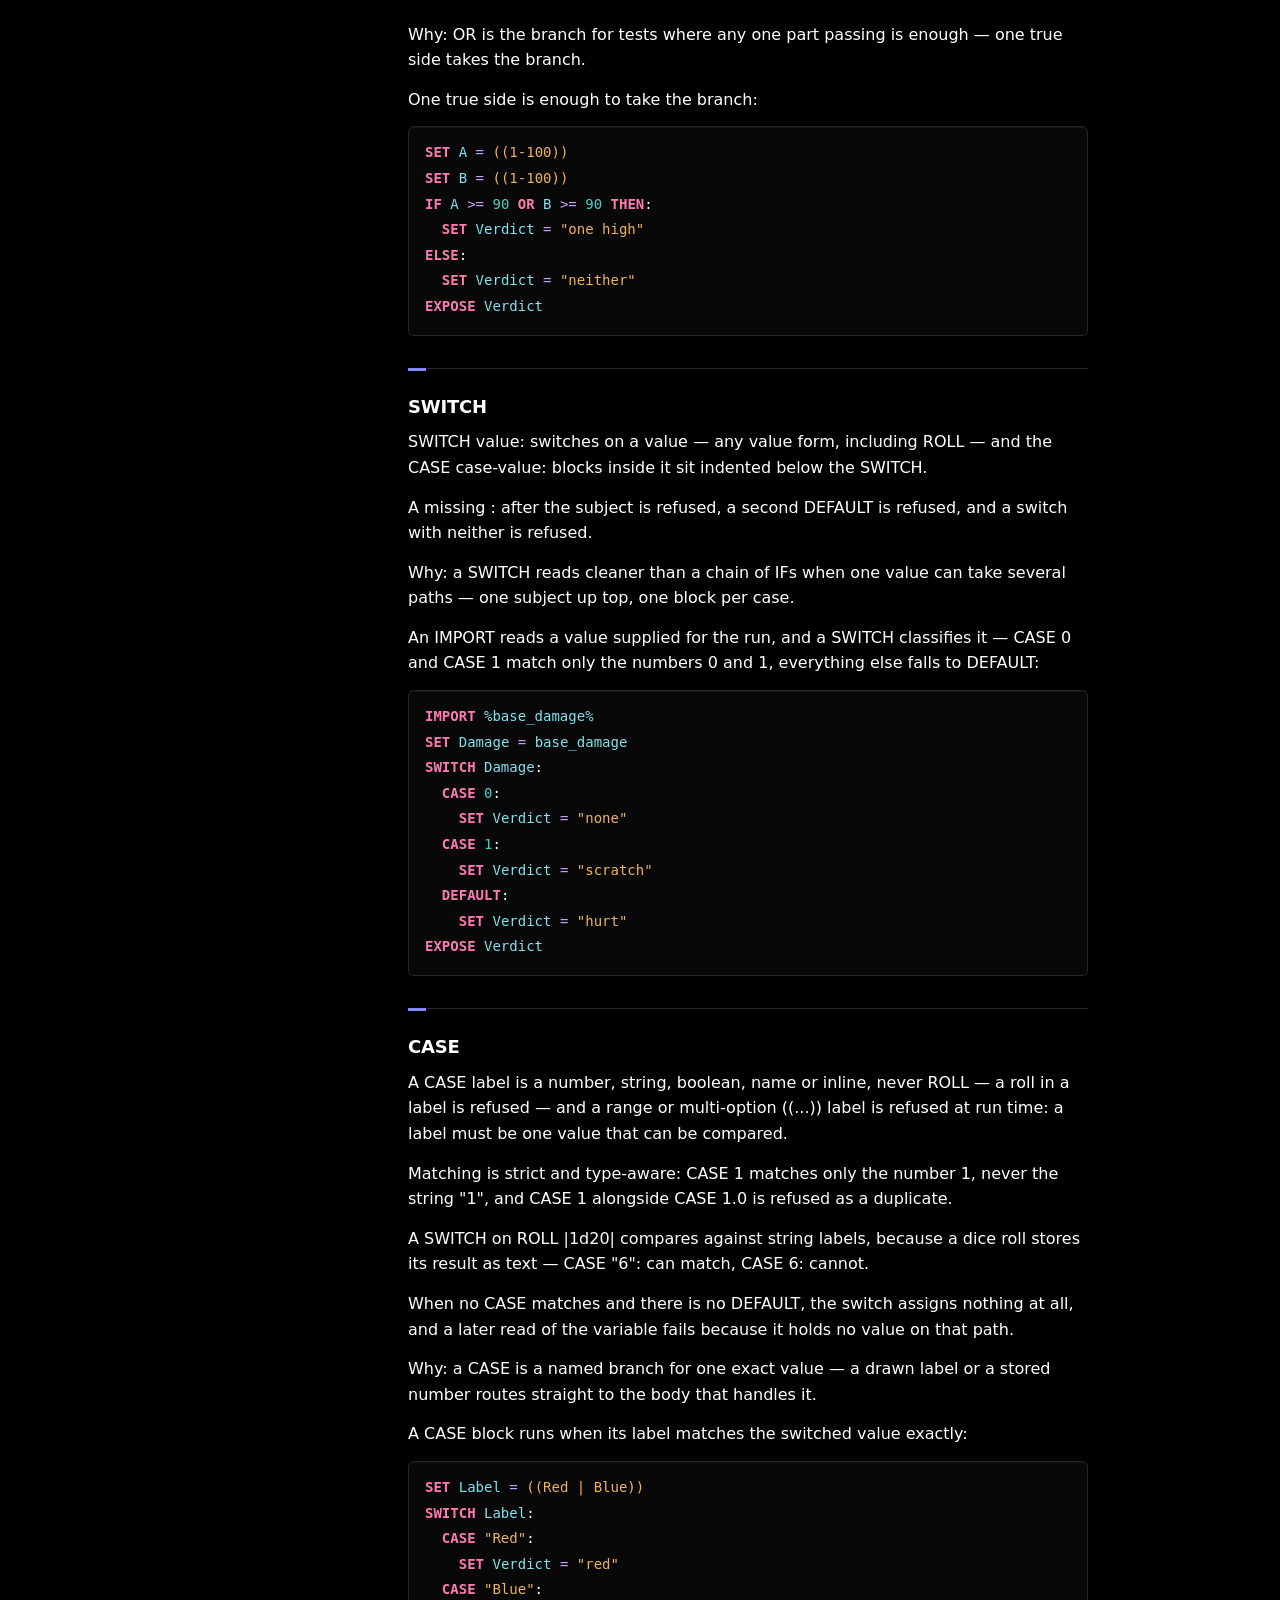
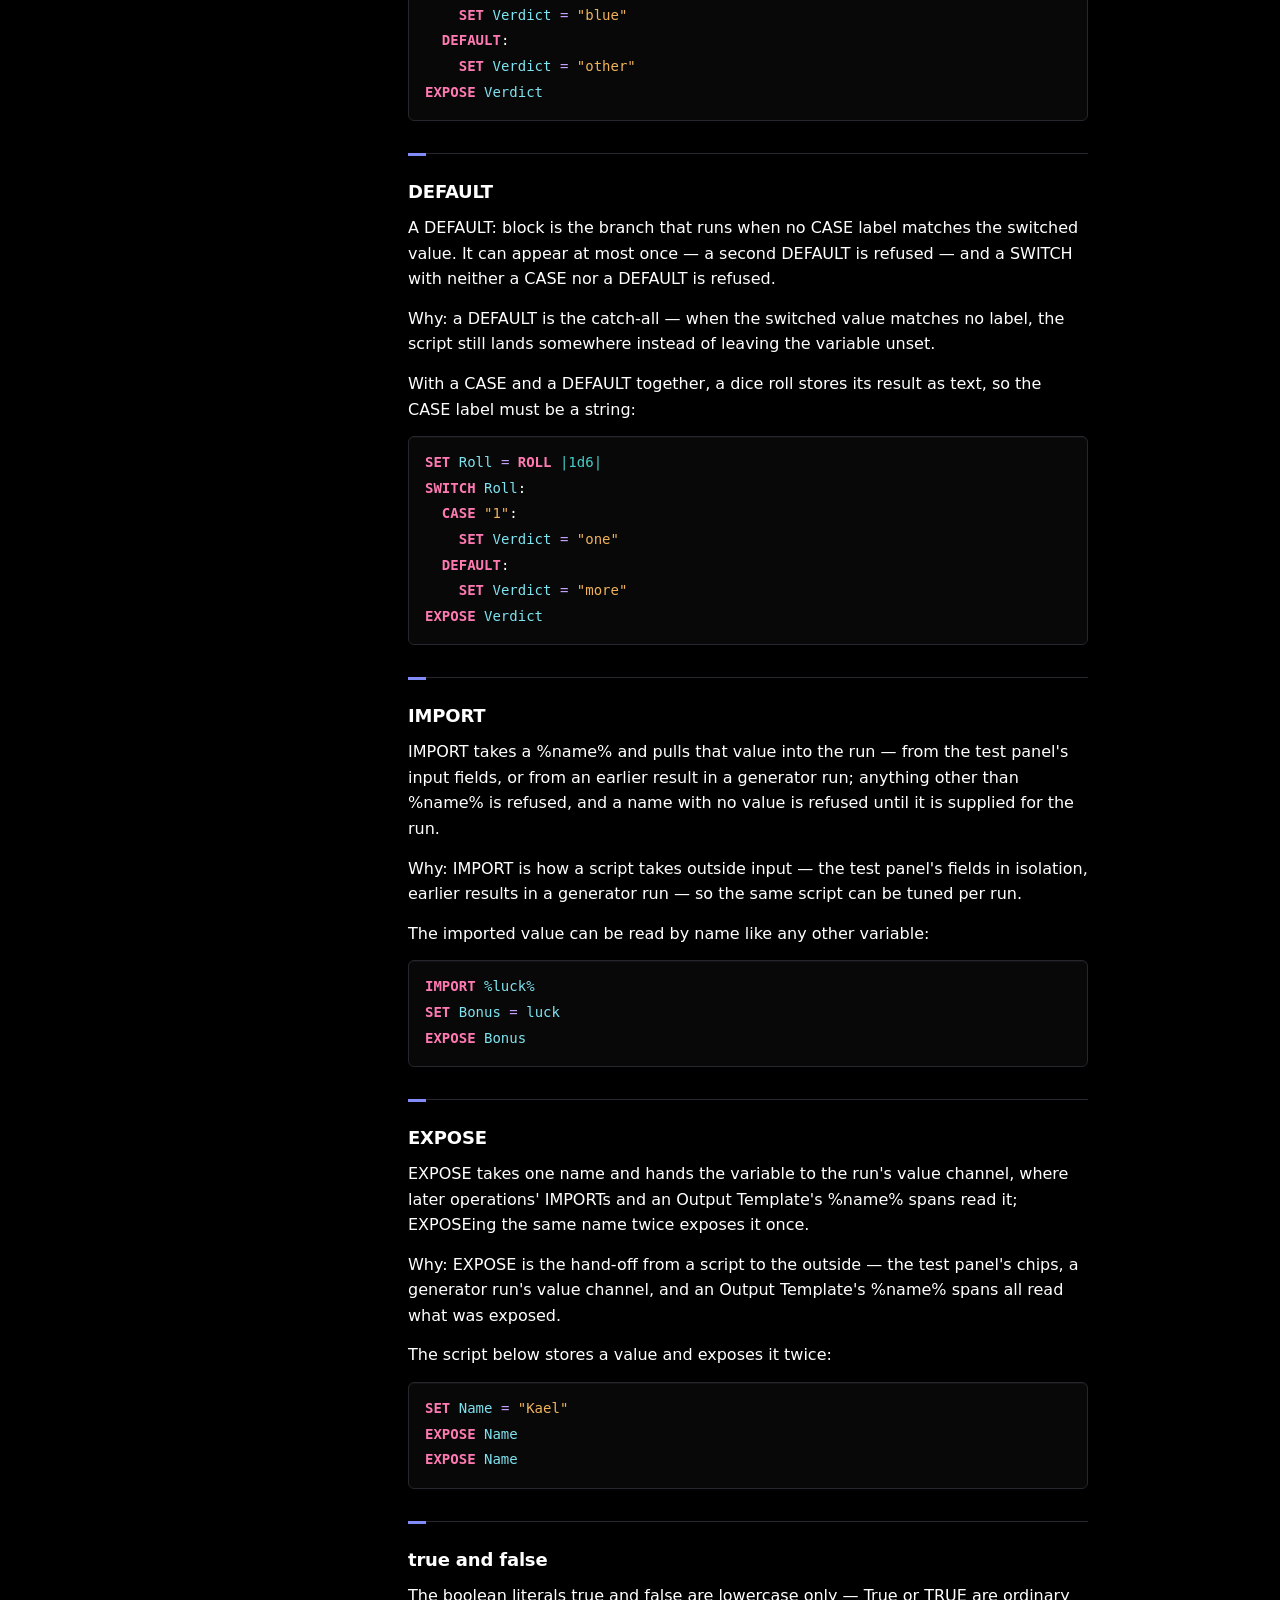
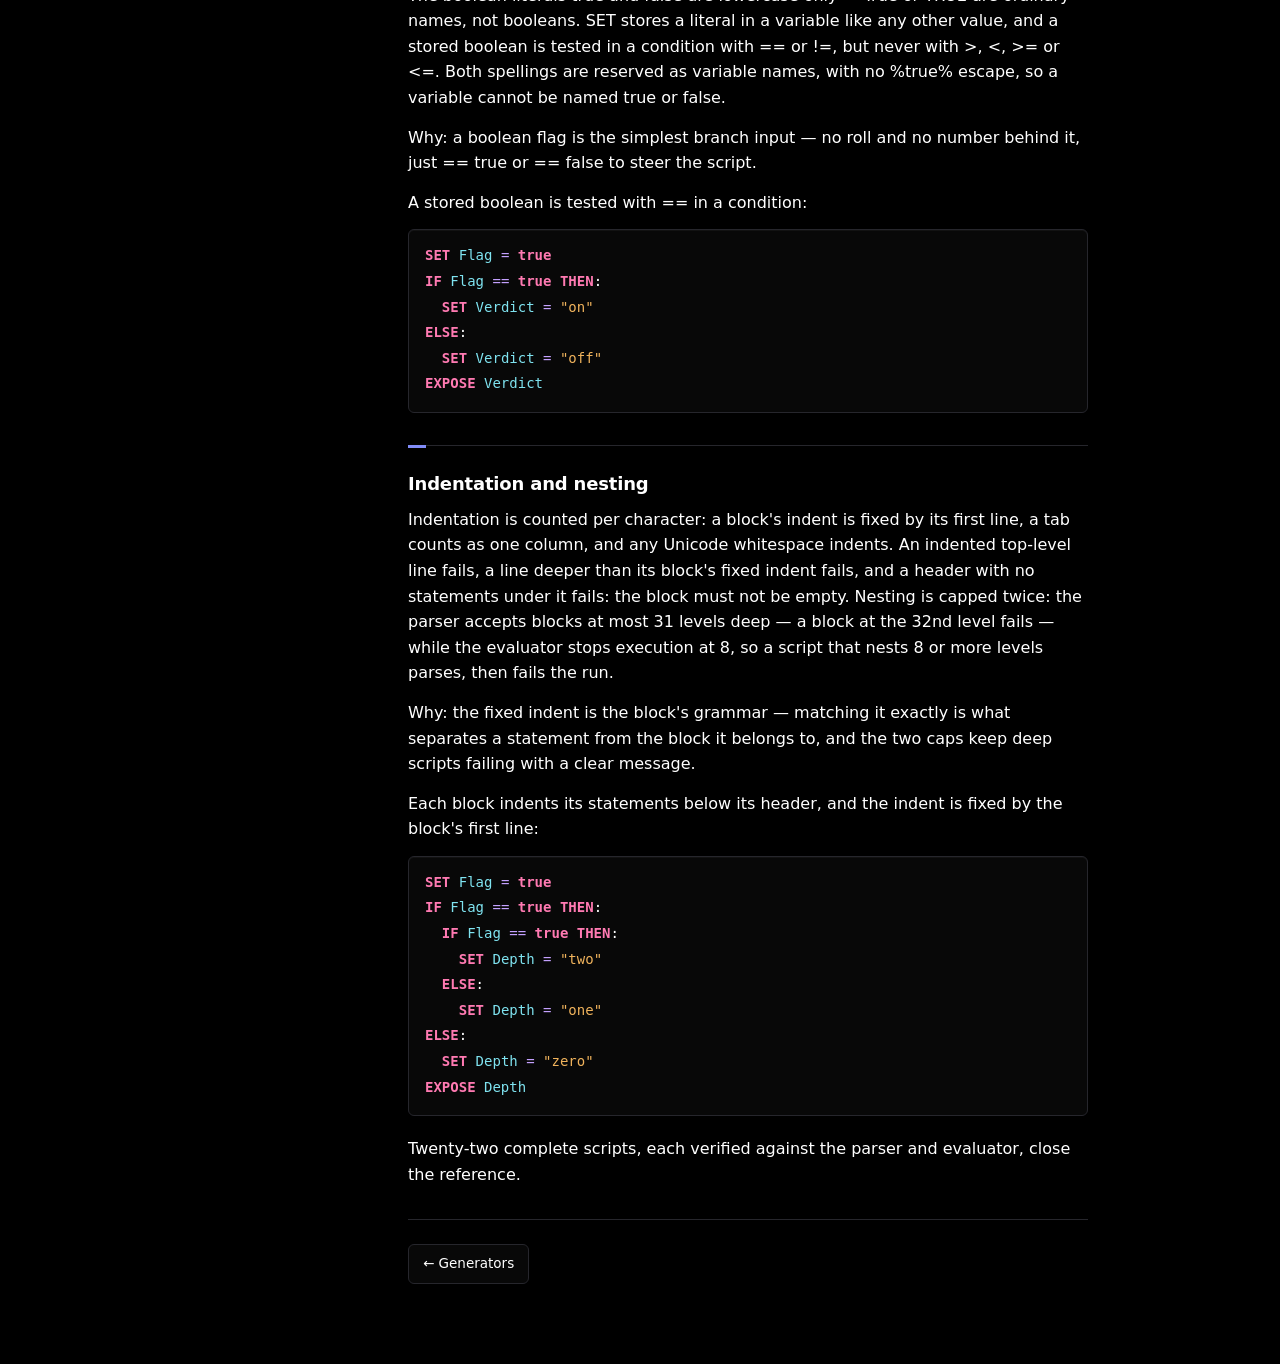
<file: help/logic.html>
<!doctype html>
<html lang="en">
<head>
<meta charset="utf-8">
<meta name="viewport" content="width=device-width, initial-scale=1">
<title>Logic — TTRPG Tools</title>
<link rel="stylesheet" href="help.css">
</head>
<body>
<aside class="help-sidebar">
<h1 class="help-title">Help</h1>
<nav class="help-nav" aria-label="Help sections">
<a href="help.html">Intro</a>
<a href="dice.html">Dice</a>
<a href="macros.html">Macros</a>
<a href="tables.html">Tables</a>
<a href="generator.html">Generators</a>
<a href="logic.html" class="current" aria-current="page">Logic</a>
</nav>
</aside>
<main class="help-main">
<section id="logic" class="help-section">
<h2>Logic</h2>
<p>Logic operations live in the Logic tab, where each has a name, a script, and an Output Template that prints the run's exposed variables as %name% spans. The script rolls and assigns values into variables; the Logic tab's test panel runs it on its own — an input field per IMPORT, a run test button, a trace, the Exposed chips, and a table of every variable — and an operation is also invoked by the {name} spans of table rows and generator templates. A script holds one statement per line. Its keywords are the 12 case-sensitive uppercase words SET, ROLL, IF, THEN, ELSE, SWITCH, CASE, DEFAULT, IMPORT, EXPOSE, AND, OR, plus the lowercase boolean literals true and false; EACH and UNIQUE are reserved words that lead a SET value, not statement keywords, and OUTPUT is not a keyword at all — using it as a statement fails: formatting belongs in the Output Template field.</p>
<h3>Comments (#)</h3>
<p>A # starts a comment that runs to the end of the line, and comments are stripped before parsing. A # inside a "…" string or inside a balanced span — a ((...)), a [...], a |...| or a {...} — is data, so a container name like [Loot #3] keeps its #.</p>
<p>Why: a comment keeps a script readable without touching it — it is stripped before parsing, so it explains a line without changing how it runs.</p>
<p>A comment line can sit anywhere a statement could, and the parser never sees it:</p>
<pre class="code-sample" data-highlight="script"><code># roll a grade
SET Roll = ((1-100))
EXPOSE Roll</code></pre>
<h3>Variables</h3>
<p>Variables have two spellings. A bare name is one token that starts with a letter or underscore, then letters, digits or underscores, with no spaces; it is case-sensitive and never a keyword or a boolean literal. The %name% form takes letters, digits, underscores and spaces, may start with a digit, is trimmed and NFC-normalized before use, and cannot contain % or # — a # inside one fails: the %name% form never terminates. Two spellings of one name that normalize to the same character are refused: a name written once in decomposed form (the letter a followed by a combining acute accent) and once as the composed "á" must be normalized to a single spelling. Keyword spellings are reserved as variable names — a variable with that name is written in %name% form, as in %IF% — and the boolean literals are reserved in both spellings, with no %true% escape: a variable named after a literal is refused. On the left of a SET, EACH and UNIQUE are likewise reserved: a multi-draw keyword is refused as a variable name.</p>
<p>Why: the two spellings let one script mix short bare names with long spaced ones — %hero name% is a single variable with a space in it, and each name keeps its own value.</p>
<p>Both spellings can live in one script — each EXPOSE hands its value to the run:</p>
<pre class="code-sample" data-highlight="script"><code>SET Hero = "Kael"
SET %hero name% = "Vessa"
EXPOSE Hero
EXPOSE %hero name%</code></pre>
<h3>Value forms</h3>
<p>Every value on the right of a SET, every CASE label, and every condition operand is one of these: a number — an optional sign, digits, and at most one decimal point, no exponent and no separators, so 1e5 is invalid; a string in double quotes, where there is no escape mechanism, the first closing quote ends it, and a missing one leaves the string open; the boolean literals true and false, lowercase only — True or TRUE are ordinary names, not booleans; a name, referring to a variable that already holds a value; an inline expression ((...)); or, only as a SET value or as a SWITCH subject, ROLL. A bare span is not a value: SET x = |1d6| and SET x = [Loot] are both invalid values — spans roll only when ROLL introduces them.</p>
<p>Why: the six forms cover every value a script can hold — a number for conditions, a string for labels, a boolean for flags, a name to pass a value on, an inline pick to choose from, and a ROLL to draw.</p>
<p>All four value forms in one script — number, string, boolean, and a name:</p>
<pre class="code-sample" data-highlight="script"><code>SET N = 42
SET S = "42"
SET B = false
SET M = N
EXPOSE N
EXPOSE S
EXPOSE B
EXPOSE M</code></pre>
<h3>Inline expressions ((...))</h3>
<p>An inline expression ((...)) is a pick, never arithmetic. With no pipe it is an inclusive integer range — ((1-100)) draws a whole number from 1 to 100 — or, holding neither pipes nor a range, a single option that always resolves to its own text; a range whose minimum exceeds its maximum fails. With pipes it is a weighted choice: the options are separated by |, each is a plain label or a label:weight pair with a whole-number weight, and the pick lands on one option by weight, whose label — as text — replaces the expression.</p>
<p>Why: an inline expression keeps a pick inside the script text itself — a range or a weighted choice, with no roll and no table behind it.</p>
<p>A weighted choice with plain and weighted options:</p>
<pre class="code-sample" data-highlight="script"><code>SET Grade = ((A | B:2 | C))
EXPOSE Grade</code></pre>
<h3>SET</h3>
<p>SET takes one or more unique names on the left and one or more value forms on the right. With a single value form, the source is evaluated once and broadcast to every name; with as many value forms as names, the forms are paired by position and each evaluated once, and mixed forms in one paired list are allowed. The keywords are exact uppercase — a lowercase Set is refused — an unknown leading word is refused, and a line separated with ; fails because statements go one per line. A bare x = y is not an assignment and is refused, a name repeated on the left is refused, and a right side that matches neither one nor the name count is refused.</p>
<p>Why: SET is the only assignment the script language has — a bare x = y is refused — and the broadcast and paired forms let one line set one name or several.</p>
<p>A dice roll stored as text beside a paired SET of two strings:</p>
<pre class="code-sample" data-highlight="script"><code>SET Hit = ROLL |1d20|
SET Ally, Rival = "Kael", "Vessa"
EXPOSE Hit
EXPOSE Ally
EXPOSE Rival</code></pre>
<p>A paired list can also mix value forms, one per name:</p>
<pre class="code-sample" data-highlight="script"><code>SET Fire, Frost = "ember", ((1-100))
EXPOSE Fire
EXPOSE Frost</code></pre>
<h3>ROLL</h3>
<p>ROLL comes in three forms and is evaluated exactly once, its result stored in the variable: ROLL ((range)) stores a number, ROLL ((choice)) stores the picked label as text, and ROLL [container] or ROLL |dice| store text — a container draw through the tables' picking rules, or a dice or macro result, as the roll bar computes it. Reading the variable again never rerolls. ROLL belongs only in a SET value or as the SWITCH subject: a lone ROLL line is refused, a ROLL in a condition is refused — a variable with that name is written in %name% form, as in %ROLL% — and a ROLL in a CASE label is refused.</p>
<p>Why: ROLL is the bridge between a script and the roll bar — a range, a choice, a container, or dice — evaluated once and stored, so reading the variable again never rerolls.</p>
<p>The [Chest] span in the examples below assumes a container named Chest exists in your tables/ folder — the shipped containers are Chest, Backpack, and Oracle.</p>
<p>A range roll stores a number; a container roll stores the picked label as text:</p>
<pre class="code-sample" data-highlight="script"><code>SET Pick = ROLL ((1-100))
SET Find = ROLL [Chest]
EXPOSE Pick
EXPOSE Find</code></pre>
<h3>EACH ROLL</h3>
<p>The two multi-draw forms are valid only as the sole value of a SET. EACH ROLL takes any draw source — [container], ((...)) or |dice| — and draws one independent draw per name, with replacement, so duplicates are allowed; a malformed form is refused: EACH ROLL must take a draw source.</p>
<p>Why: use EACH ROLL when each name must get its own fresh draw — three names, three separate rolls, and duplicates are allowed because each draw is independent.</p>
<p>EACH ROLL draws the same inline range independently once per name:</p>
<pre class="code-sample" data-highlight="script"><code>SET A, B, C = EACH ROLL ((1-100))
EXPOSE A
EXPOSE B
EXPOSE C</code></pre>
<h3>UNIQUE</h3>
<p>UNIQUE [container] takes container sources only and draws N distinct rows without replacement, where N is the number of names on the left; a non-container source is refused, and either form used alongside another value is refused: it must be the SET's only value. In a generator run the drawn rows come from a pool shared across the whole run, so a container that cannot supply them fails when it has too few drawable rows.</p>
<p>Why: use UNIQUE when the names must end up distinct — one container, no replacement, so every name gets a row no other name got.</p>
<p>UNIQUE draws three distinct rows from one container into three variables:</p>
<pre class="code-sample" data-highlight="script"><code>SET Weapon, Armor, Trinket = UNIQUE [Chest]
EXPOSE Weapon
EXPOSE Armor
EXPOSE Trinket</code></pre>
<h3>IF</h3>
<p>IF cond THEN starts a branch, and its body is either a : plus an indented block or exactly one inline statement — SET, IMPORT or EXPOSE; a nested IF or SWITCH needs an indented block, an empty body is refused, and a nested statement inline is refused — use an indented block. ELSE IF cond THEN: and ELSE: each start their own line at the same indent as the IF, and the chain is one IF: an ELSE with no matching IF is refused, an ELSE IF after the final ELSE is refused, and a second bare ELSE is refused.</p>
<p>The condition is a comparison joined with AND, OR and single-parenthesis grouping: each AND operand is a comparison — operand == operand, operand != operand, operand &gt; operand, operand &lt; operand, operand &gt;= operand or operand &lt;= operand — and an atom with no comparison, a bare true or a name standing alone, is refused: a condition must compare two operands.</p>
<p>== and != require the same type — the string "5" and the number 5 are different types, so they cannot be compared with "==" or "!=". &gt;, &lt;, &gt;= and &lt;= are numeric only, and a string qualifies only if its whole text is a number. A boolean cannot be used with those operators.</p>
<p>One condition line may use at most 500 tokens — split it with intermediate variables — and grouping is a single pair of parentheses around a joined condition, as in (a == 1 OR b == 2) — a doubled pair like ((a == 1)) is not a grouping form and is refused.</p>
<p>Why: a branch is how a script picks one value from several — the condition decides which body runs, and the rest is skipped.</p>
<p>A grading chain with block bodies:</p>
<pre class="code-sample" data-highlight="script"><code>SET Roll = ((1-100))
IF Roll &gt;= 95 THEN:
  SET Grade = "Critical"
ELSE IF Roll &gt;= 50 THEN:
  SET Grade = "Good"
ELSE:
  SET Grade = "Miss"
EXPOSE Grade</code></pre>
<p>An IF body can also be a single inline statement, exactly one per branch:</p>
<pre class="code-sample" data-highlight="script"><code>SET Roll = ((1-100))
IF Roll &gt;= 95 THEN SET Grade = "Critical"
ELSE SET Grade = "Miss"
EXPOSE Grade</code></pre>
<h3>THEN</h3>
<p>THEN comes only in an IF header, right after the condition: an IF line whose condition has no THEN is refused, and a THEN used as a statement of its own is refused. The body after the THEN, a : plus an indented block or exactly one inline statement, is the branch that runs when the condition is true, and only the selected branch runs; the IF section's grading chain example shows it in use.</p>
<p>Why: THEN marks where the true-branch body starts — everything after it, up to the matching ELSE or the next statement at the IF's indent, runs only when the condition is true.</p>
<p>The true-branch body can be one inline statement right after the THEN:</p>
<pre class="code-sample" data-highlight="script"><code>SET Roll = ((1-100))
IF Roll &gt; 50 THEN SET Hi = "high"
ELSE SET Hi = "low"
EXPOSE Hi</code></pre>
<h3>ELSE</h3>
<p>ELSE: and ELSE IF cond THEN: each start their own line at the same indent as the IF, attaching to it, and an ELSE with no matching IF is refused. The ELSE body runs when the condition, and every ELSE IF condition, is false, and only the selected branch runs. A chain is one IF: an ELSE IF after the final ELSE is refused, an ELSE IF missing its THEN is refused, a second bare ELSE is refused, and an ELSE with no body is refused. The IF section's grading chain example shows the full form.</p>
<p>Why: ELSE is the fallback branch when nothing matched — the condition and every ELSE IF condition are false, so the run lands in the ELSE body instead of leaving the value unset.</p>
<p>The fallback body sits under an ELSE: line at the IF's indent:</p>
<pre class="code-sample" data-highlight="script"><code>SET Roll = ((1-100))
IF Roll &gt; 50 THEN:
  SET Hi = "high"
ELSE:
  SET Hi = "low"
EXPOSE Hi</code></pre>
<h3>AND</h3>
<p>AND joins one or more comparisons, and the condition is true only when every comparison is true.</p>
<p>AND and OR do not short-circuit: every comparison on the line is evaluated, so a variable with no value fails the run even when an earlier comparison already decides the condition — it was either never assigned or not reached on the path the run took.</p>
<p>Why: AND is the branch for tests that must all pass — every comparison on the line is checked, and the body runs only when every one of them is true.</p>
<p>All comparisons are evaluated before the branch is chosen:</p>
<pre class="code-sample" data-highlight="script"><code>SET A = ((1-100))
SET B = ((1-100))
IF A &gt;= 50 AND B &gt;= 50 THEN:
  SET Verdict = "both high"
ELSE:
  SET Verdict = "not both"
EXPOSE Verdict</code></pre>
<h3>OR</h3>
<p>OR joins one or more comparisons, and the condition is true when at least one comparison is true. Like AND, it does not short-circuit: every comparison on the line is evaluated before the branch is chosen.</p>
<p>Why: OR is the branch for tests where any one part passing is enough — one true side takes the branch.</p>
<p>One true side is enough to take the branch:</p>
<pre class="code-sample" data-highlight="script"><code>SET A = ((1-100))
SET B = ((1-100))
IF A &gt;= 90 OR B &gt;= 90 THEN:
  SET Verdict = "one high"
ELSE:
  SET Verdict = "neither"
EXPOSE Verdict</code></pre>
<h3>SWITCH</h3>
<p>SWITCH value: switches on a value — any value form, including ROLL — and the CASE case-value: blocks inside it sit indented below the SWITCH.</p>
<p>A missing : after the subject is refused, a second DEFAULT is refused, and a switch with neither is refused.</p>
<p>Why: a SWITCH reads cleaner than a chain of IFs when one value can take several paths — one subject up top, one block per case.</p>
<p>An IMPORT reads a value supplied for the run, and a SWITCH classifies it — CASE 0 and CASE 1 match only the numbers 0 and 1, everything else falls to DEFAULT:</p>
<pre class="code-sample" data-highlight="script"><code>IMPORT %base_damage%
SET Damage = base_damage
SWITCH Damage:
  CASE 0:
    SET Verdict = "none"
  CASE 1:
    SET Verdict = "scratch"
  DEFAULT:
    SET Verdict = "hurt"
EXPOSE Verdict</code></pre>
<h3>CASE</h3>
<p>A CASE label is a number, string, boolean, name or inline, never ROLL — a roll in a label is refused — and a range or multi-option ((...)) label is refused at run time: a label must be one value that can be compared.</p>
<p>Matching is strict and type-aware: CASE 1 matches only the number 1, never the string "1", and CASE 1 alongside CASE 1.0 is refused as a duplicate.</p>
<p>A SWITCH on ROLL |1d20| compares against string labels, because a dice roll stores its result as text — CASE "6": can match, CASE 6: cannot.</p>
<p>When no CASE matches and there is no DEFAULT, the switch assigns nothing at all, and a later read of the variable fails because it holds no value on that path.</p>
<p>Why: a CASE is a named branch for one exact value — a drawn label or a stored number routes straight to the body that handles it.</p>
<p>A CASE block runs when its label matches the switched value exactly:</p>
<pre class="code-sample" data-highlight="script"><code>SET Label = ((Red | Blue))
SWITCH Label:
  CASE "Red":
    SET Verdict = "red"
  CASE "Blue":
    SET Verdict = "blue"
  DEFAULT:
    SET Verdict = "other"
EXPOSE Verdict</code></pre>
<h3>DEFAULT</h3>
<p>A DEFAULT: block is the branch that runs when no CASE label matches the switched value. It can appear at most once — a second DEFAULT is refused — and a SWITCH with neither a CASE nor a DEFAULT is refused.</p>
<p>Why: a DEFAULT is the catch-all — when the switched value matches no label, the script still lands somewhere instead of leaving the variable unset.</p>
<p>With a CASE and a DEFAULT together, a dice roll stores its result as text, so the CASE label must be a string:</p>
<pre class="code-sample" data-highlight="script"><code>SET Roll = ROLL |1d6|
SWITCH Roll:
  CASE "1":
    SET Verdict = "one"
  DEFAULT:
    SET Verdict = "more"
EXPOSE Verdict</code></pre>
<h3>IMPORT</h3>
<p>IMPORT takes a %name% and pulls that value into the run — from the test panel's input fields, or from an earlier result in a generator run; anything other than %name% is refused, and a name with no value is refused until it is supplied for the run.</p>
<p>Why: IMPORT is how a script takes outside input — the test panel's fields in isolation, earlier results in a generator run — so the same script can be tuned per run.</p>
<p>The imported value can be read by name like any other variable:</p>
<pre class="code-sample" data-highlight="script"><code>IMPORT %luck%
SET Bonus = luck
EXPOSE Bonus</code></pre>
<h3>EXPOSE</h3>
<p>EXPOSE takes one name and hands the variable to the run's value channel, where later operations' IMPORTs and an Output Template's %name% spans read it; EXPOSEing the same name twice exposes it once.</p>
<p>Why: EXPOSE is the hand-off from a script to the outside — the test panel's chips, a generator run's value channel, and an Output Template's %name% spans all read what was exposed.</p>
<p>The script below stores a value and exposes it twice:</p>
<pre class="code-sample" data-highlight="script"><code>SET Name = "Kael"
EXPOSE Name
EXPOSE Name</code></pre>
<h3>true and false</h3>
<p>The boolean literals true and false are lowercase only — True or TRUE are ordinary names, not booleans. SET stores a literal in a variable like any other value, and a stored boolean is tested in a condition with == or !=, but never with &gt;, &lt;, &gt;= or &lt;=. Both spellings are reserved as variable names, with no %true% escape, so a variable cannot be named true or false.</p>
<p>Why: a boolean flag is the simplest branch input — no roll and no number behind it, just == true or == false to steer the script.</p>
<p>A stored boolean is tested with == in a condition:</p>
<pre class="code-sample" data-highlight="script"><code>SET Flag = true
IF Flag == true THEN:
  SET Verdict = "on"
ELSE:
  SET Verdict = "off"
EXPOSE Verdict</code></pre>
<h3>Indentation and nesting</h3>
<p>Indentation is counted per character: a block's indent is fixed by its first line, a tab counts as one column, and any Unicode whitespace indents. An indented top-level line fails, a line deeper than its block's fixed indent fails, and a header with no statements under it fails: the block must not be empty. Nesting is capped twice: the parser accepts blocks at most 31 levels deep — a block at the 32nd level fails — while the evaluator stops execution at 8, so a script that nests 8 or more levels parses, then fails the run.</p>
<p>Why: the fixed indent is the block's grammar — matching it exactly is what separates a statement from the block it belongs to, and the two caps keep deep scripts failing with a clear message.</p>
<p>Each block indents its statements below its header, and the indent is fixed by the block's first line:</p>
<pre class="code-sample" data-highlight="script"><code>SET Flag = true
IF Flag == true THEN:
  IF Flag == true THEN:
    SET Depth = "two"
  ELSE:
    SET Depth = "one"
ELSE:
  SET Depth = "zero"
EXPOSE Depth</code></pre>
<p>Twenty-two complete scripts, each verified against the parser and evaluator, close the reference.</p>
</section>
<nav class="help-pager" aria-label="Page navigation">
<a class="pager-prev" href="generator.html">← Generators</a>
</nav>
</main>
<script src="../js/logic-language.js"></script>
<script src="help.js"></script>
</body>
</html>
</file>
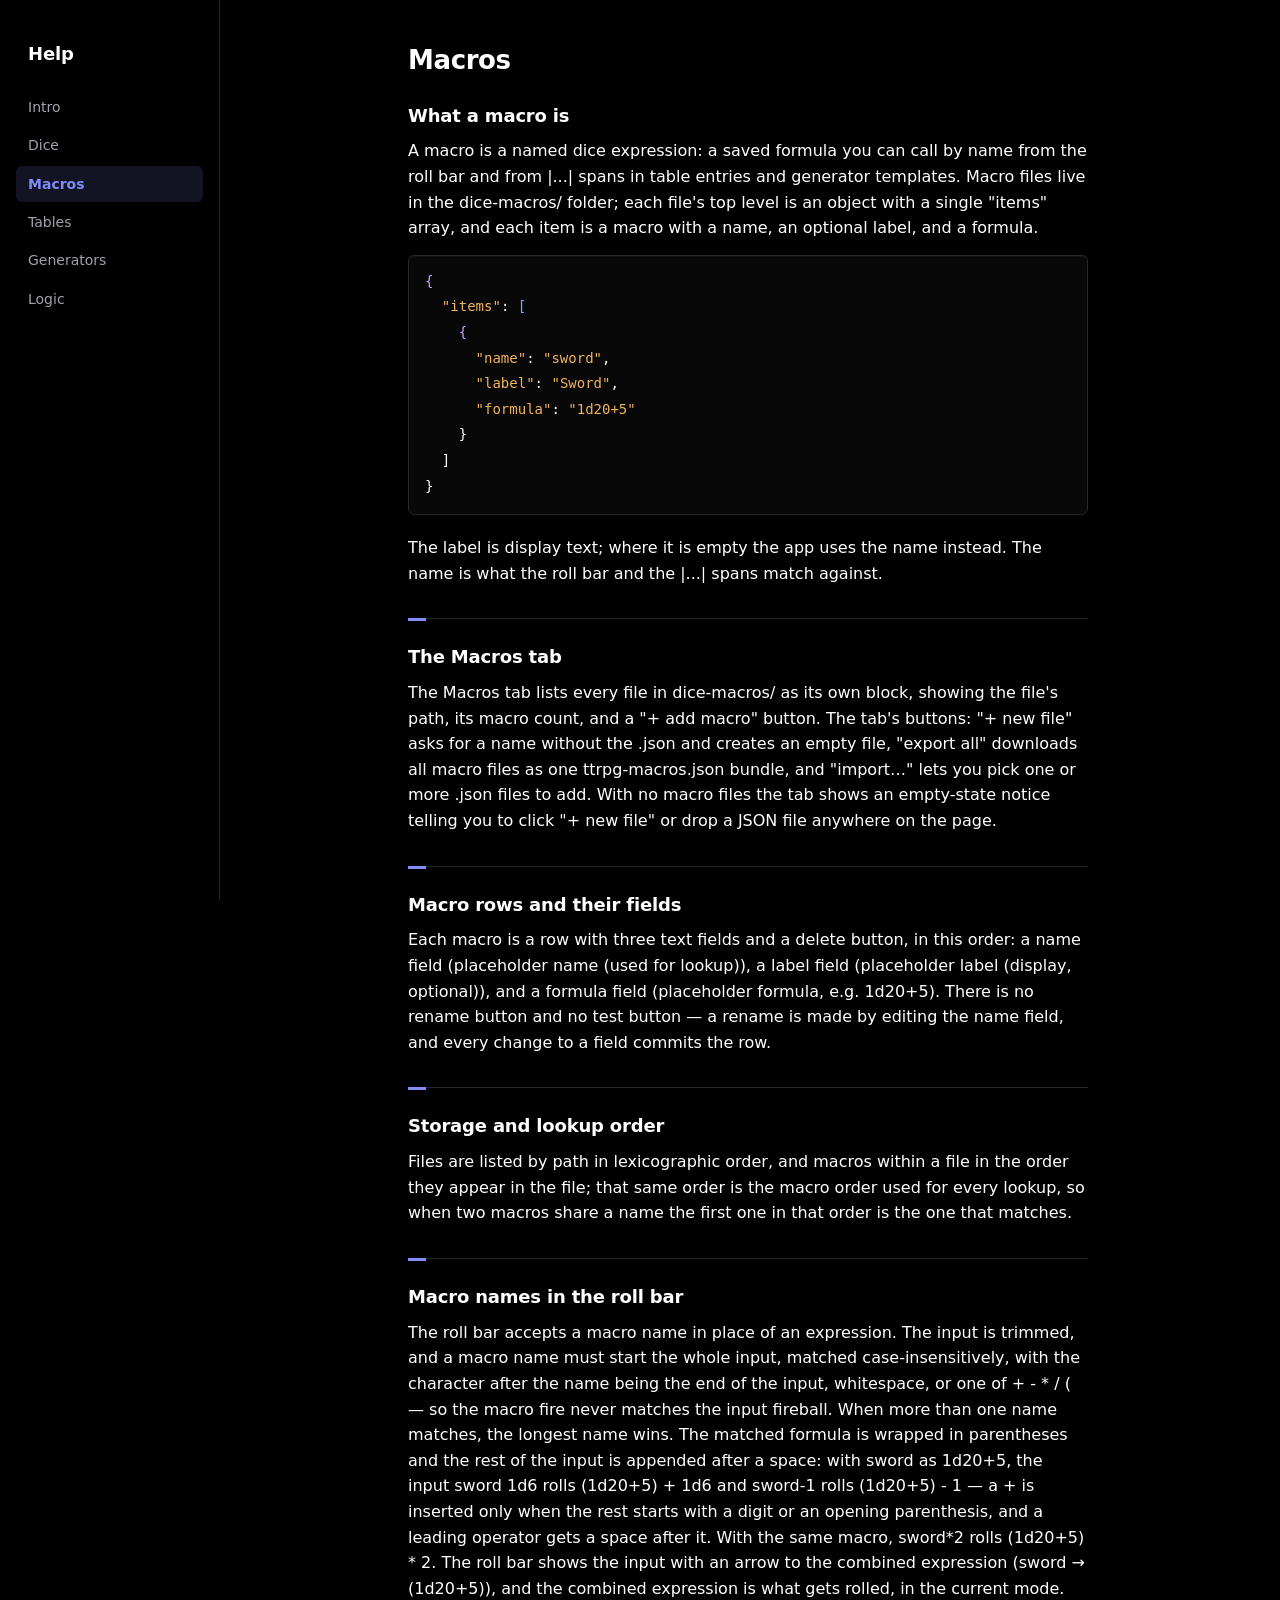
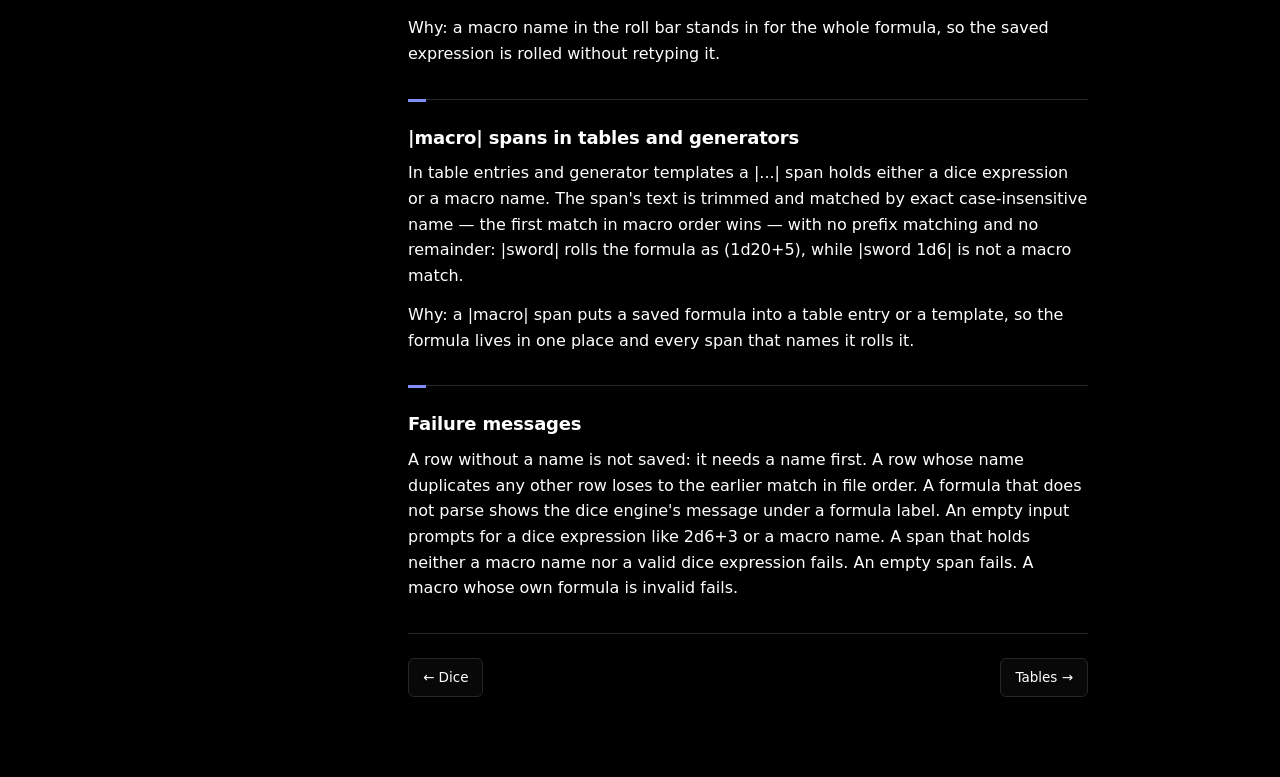
<file: help/macros.html>
<!doctype html>
<html lang="en">
<head>
<meta charset="utf-8">
<meta name="viewport" content="width=device-width, initial-scale=1">
<title>Macros — TTRPG Tools</title>
<link rel="stylesheet" href="help.css">
</head>
<body>
<aside class="help-sidebar">
<h1 class="help-title">Help</h1>
<nav class="help-nav" aria-label="Help sections">
<a href="help.html">Intro</a>
<a href="dice.html">Dice</a>
<a href="macros.html" class="current" aria-current="page">Macros</a>
<a href="tables.html">Tables</a>
<a href="generator.html">Generators</a>
<a href="logic.html">Logic</a>
</nav>
</aside>
<main class="help-main">
<section id="macros" class="help-section">
<h2>Macros</h2>
<h3>What a macro is</h3>
<p>A macro is a named dice expression: a saved formula you can call by name from the roll bar and from |...| spans in table entries and generator templates. Macro files live in the dice-macros/ folder; each file's top level is an object with a single "items" array, and each item is a macro with a name, an optional label, and a formula.</p>
<pre class="code-sample" data-highlight="script"><code>{
  "items": [
    {
      "name": "sword",
      "label": "Sword",
      "formula": "1d20+5"
    }
  ]
}</code></pre>
<p>The label is display text; where it is empty the app uses the name instead. The name is what the roll bar and the |...| spans match against.</p>
<h3>The Macros tab</h3>
<p>The Macros tab lists every file in dice-macros/ as its own block, showing the file's path, its macro count, and a "+ add macro" button. The tab's buttons: "+ new file" asks for a name without the .json and creates an empty file, "export all" downloads all macro files as one ttrpg-macros.json bundle, and "import…" lets you pick one or more .json files to add. With no macro files the tab shows an empty-state notice telling you to click "+ new file" or drop a JSON file anywhere on the page.</p>
<h3>Macro rows and their fields</h3>
<p>Each macro is a row with three text fields and a delete button, in this order: a name field (placeholder name (used for lookup)), a label field (placeholder label (display, optional)), and a formula field (placeholder formula, e.g. 1d20+5). There is no rename button and no test button — a rename is made by editing the name field, and every change to a field commits the row.</p>
<h3>Storage and lookup order</h3>
<p>Files are listed by path in lexicographic order, and macros within a file in the order they appear in the file; that same order is the macro order used for every lookup, so when two macros share a name the first one in that order is the one that matches.</p>
<h3>Macro names in the roll bar</h3>
<p>The roll bar accepts a macro name in place of an expression. The input is trimmed, and a macro name must start the whole input, matched case-insensitively, with the character after the name being the end of the input, whitespace, or one of + - * / ( — so the macro fire never matches the input fireball. When more than one name matches, the longest name wins. The matched formula is wrapped in parentheses and the rest of the input is appended after a space: with sword as 1d20+5, the input sword 1d6 rolls (1d20+5) + 1d6 and sword-1 rolls (1d20+5) - 1 — a + is inserted only when the rest starts with a digit or an opening parenthesis, and a leading operator gets a space after it. With the same macro, sword*2 rolls (1d20+5) * 2. The roll bar shows the input with an arrow to the combined expression (sword → (1d20+5)), and the combined expression is what gets rolled, in the current mode.</p>
<p>Why: a macro name in the roll bar stands in for the whole formula, so the saved expression is rolled without retyping it.</p>
<h3>|macro| spans in tables and generators</h3>
<p>In table entries and generator templates a |...| span holds either a dice expression or a macro name. The span's text is trimmed and matched by exact case-insensitive name — the first match in macro order wins — with no prefix matching and no remainder: |sword| rolls the formula as (1d20+5), while |sword 1d6| is not a macro match.</p>
<p>Why: a |macro| span puts a saved formula into a table entry or a template, so the formula lives in one place and every span that names it rolls it.</p>
<h3>Failure messages</h3>
<p>A row without a name is not saved: it needs a name first. A row whose name duplicates any other row loses to the earlier match in file order. A formula that does not parse shows the dice engine's message under a formula label. An empty input prompts for a dice expression like 2d6+3 or a macro name. A span that holds neither a macro name nor a valid dice expression fails. An empty span fails. A macro whose own formula is invalid fails.</p>
</section>
<nav class="help-pager" aria-label="Page navigation">
<a class="pager-prev" href="dice.html">← Dice</a>
<a class="pager-next" href="tables.html">Tables →</a>
</nav>
</main>
<script src="../js/logic-language.js"></script>
<script src="help.js"></script>
</body>
</html>
</file>
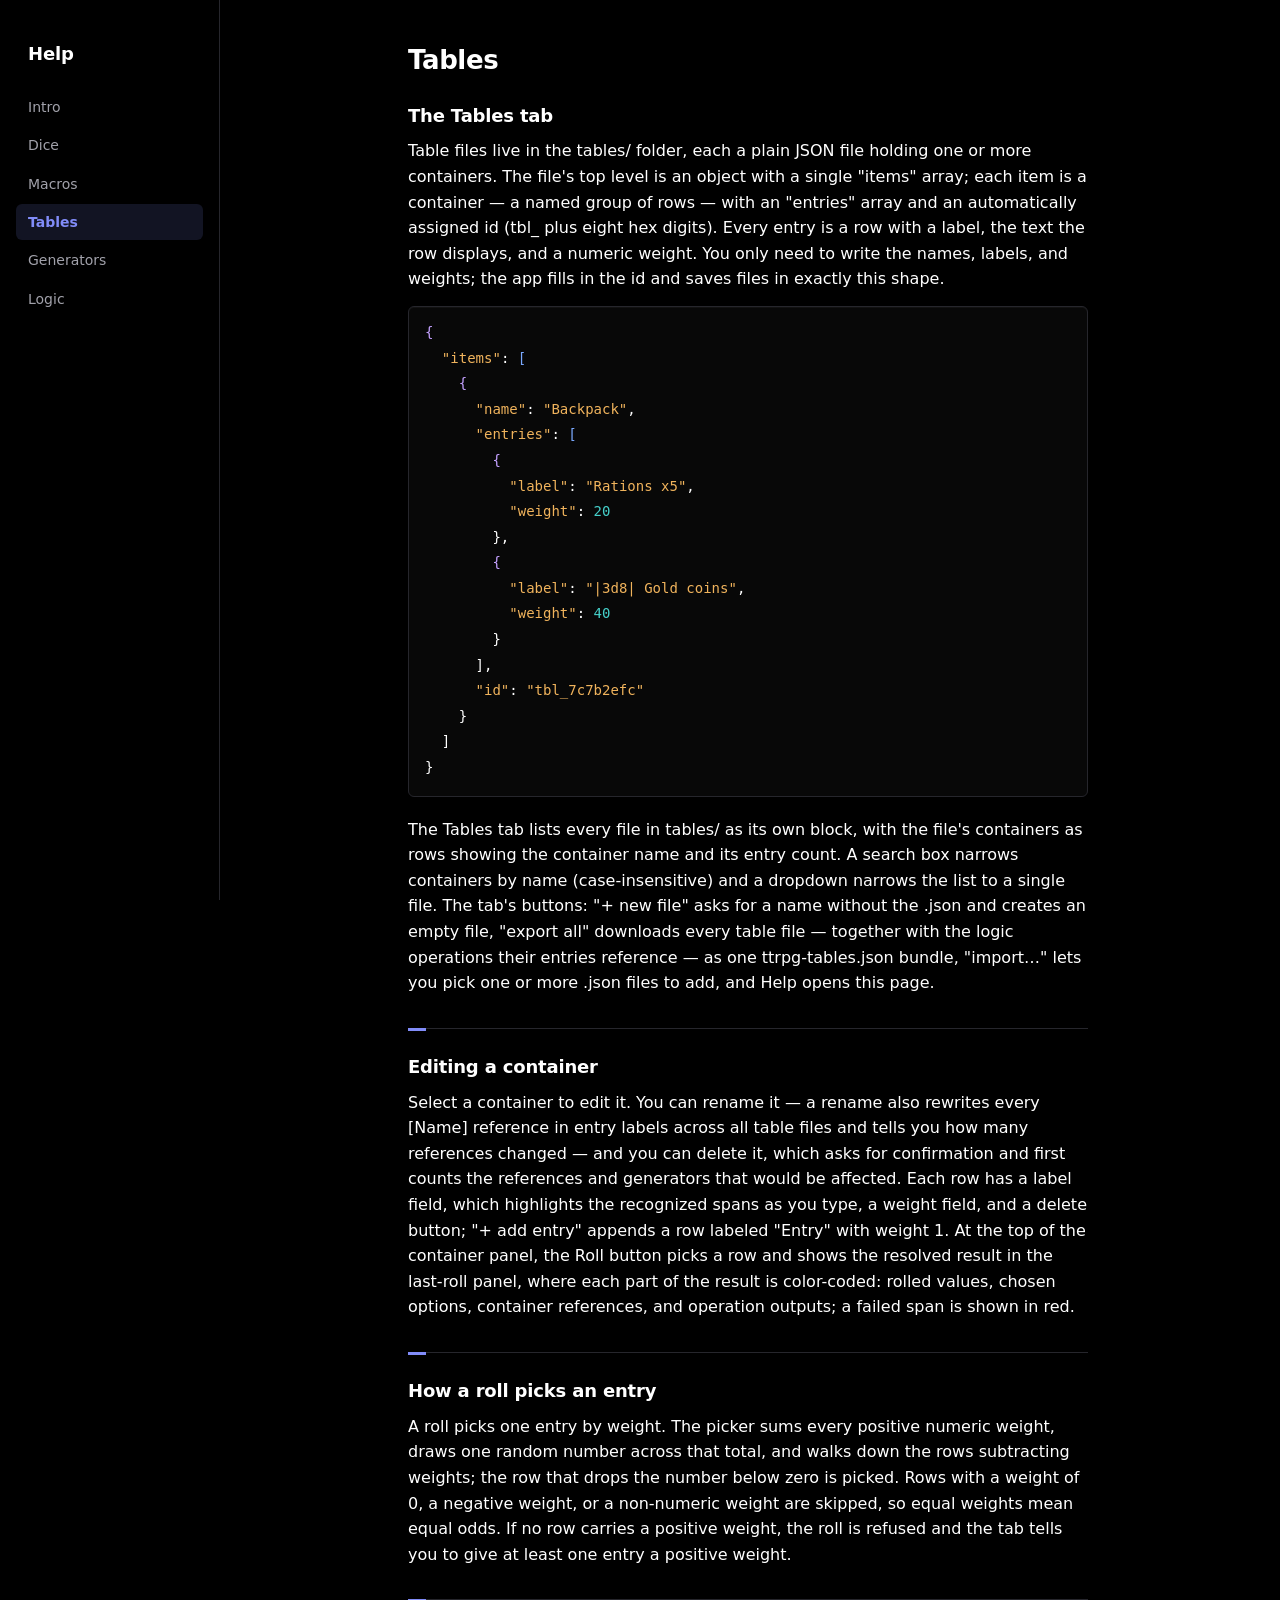
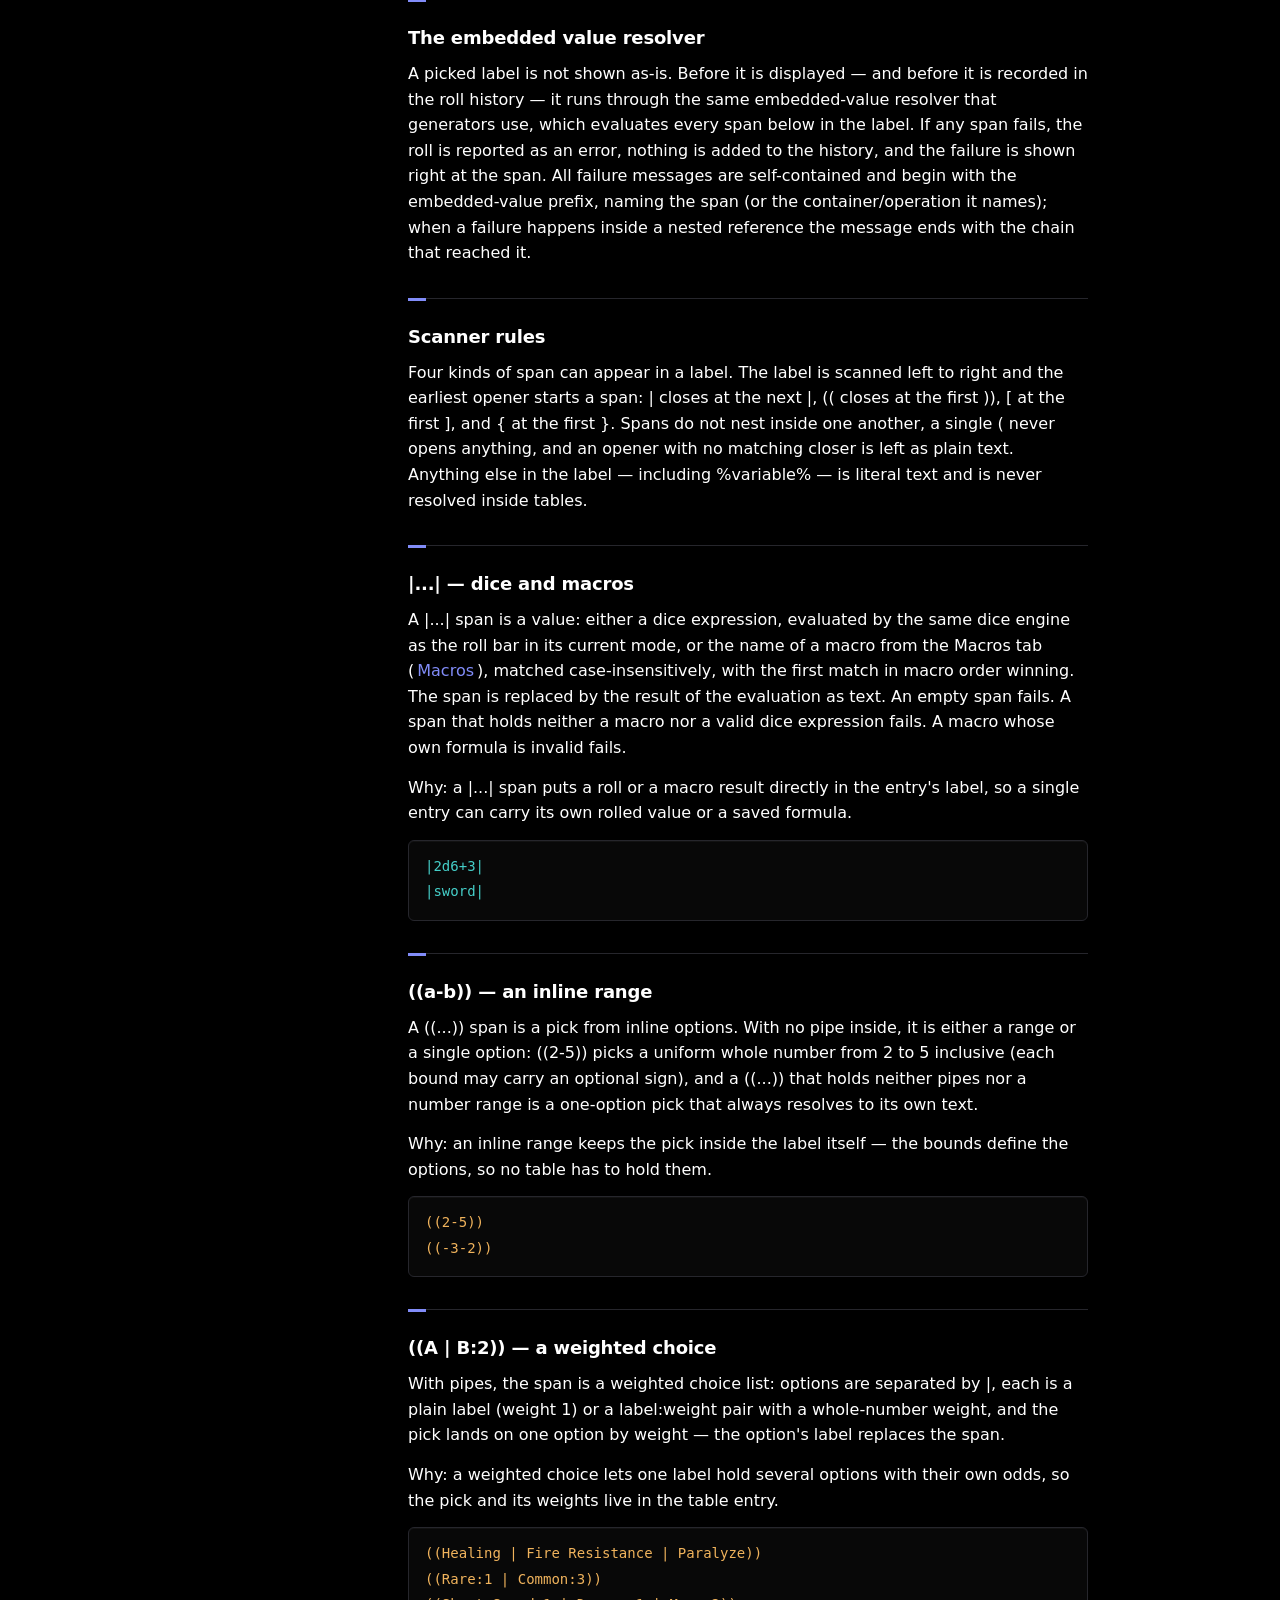
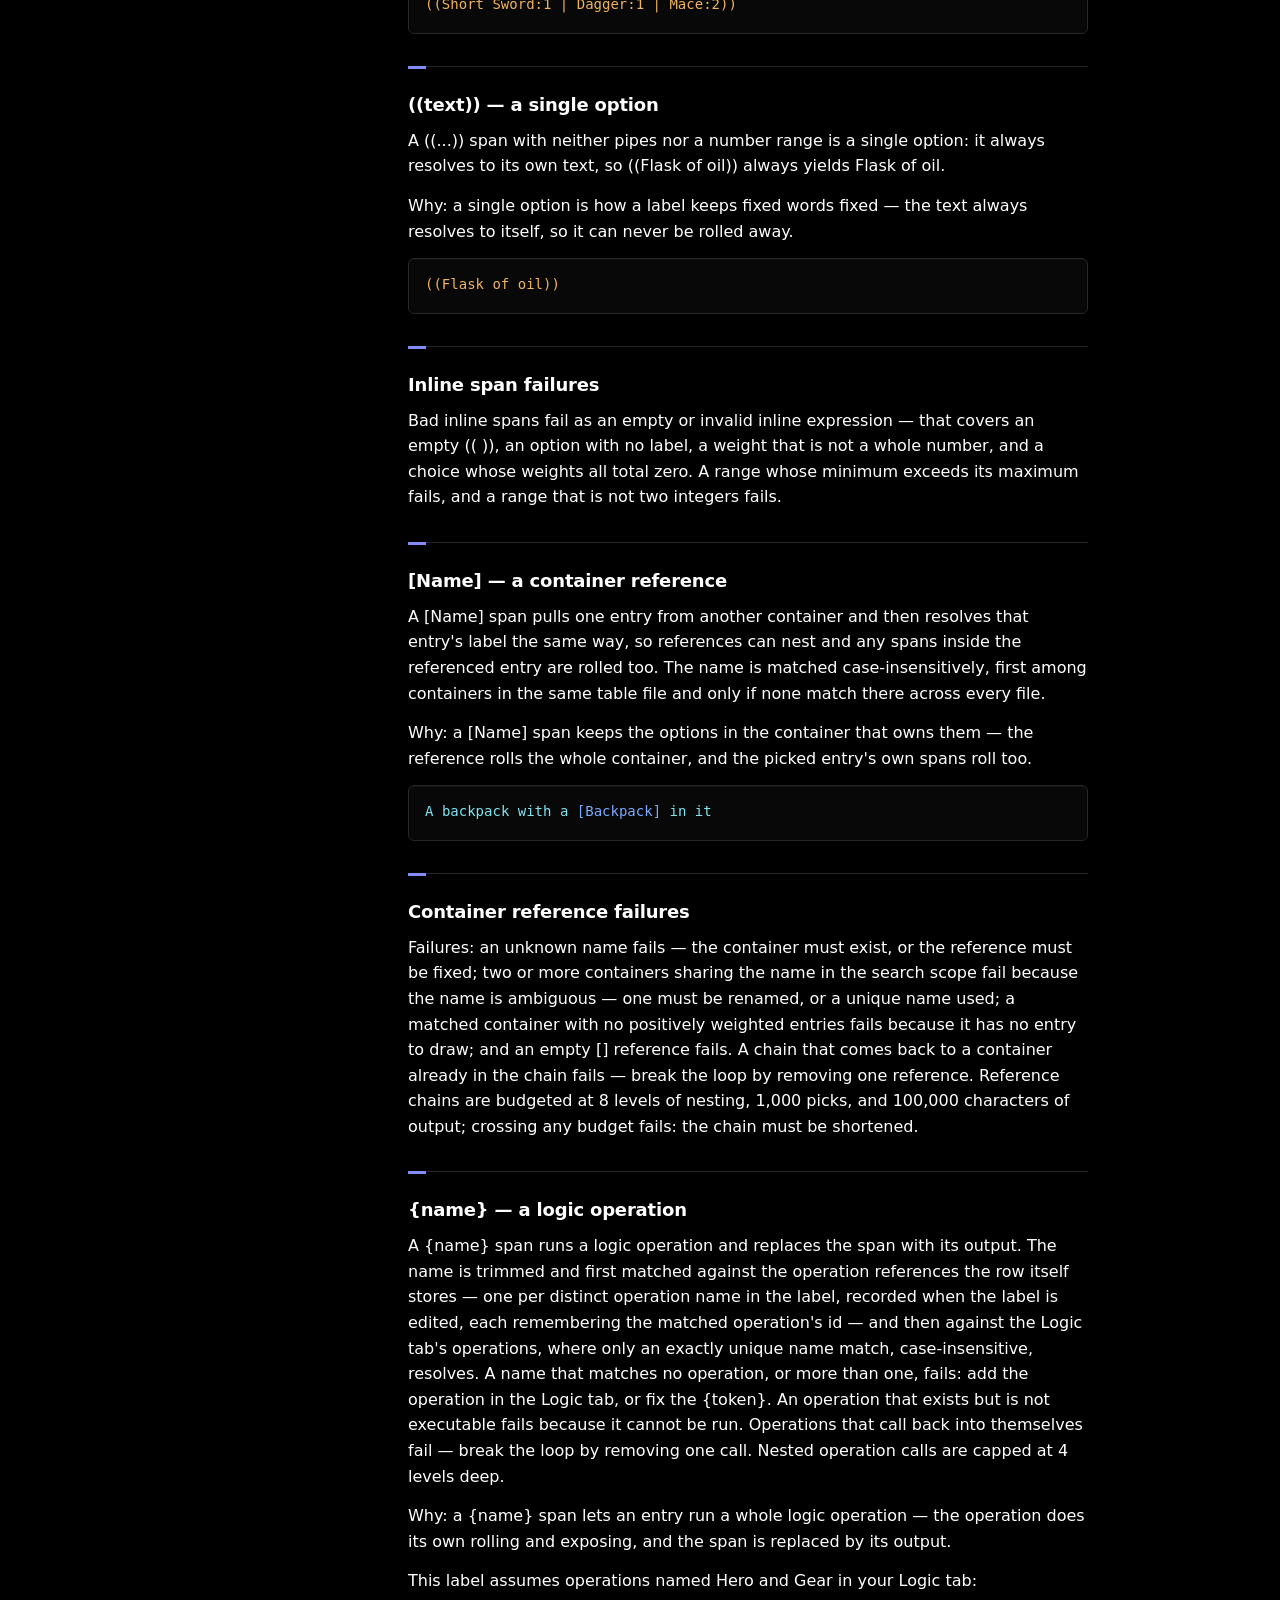
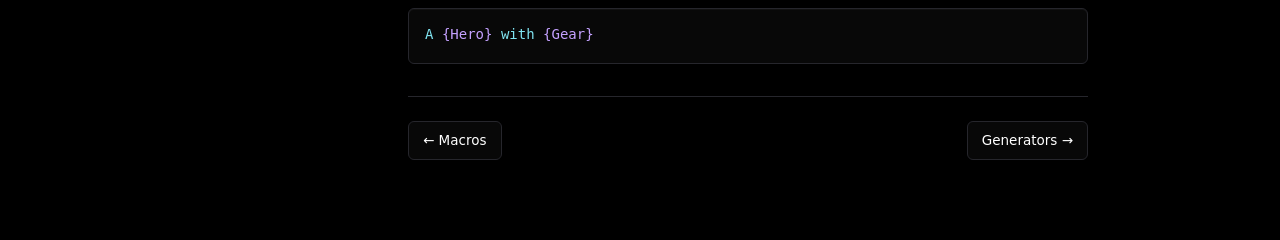
<file: help/tables.html>
<!doctype html>
<html lang="en">
<head>
<meta charset="utf-8">
<meta name="viewport" content="width=device-width, initial-scale=1">
<title>Tables — TTRPG Tools</title>
<link rel="stylesheet" href="help.css">
</head>
<body>
<aside class="help-sidebar">
<h1 class="help-title">Help</h1>
<nav class="help-nav" aria-label="Help sections">
<a href="help.html">Intro</a>
<a href="dice.html">Dice</a>
<a href="macros.html">Macros</a>
<a href="tables.html" class="current" aria-current="page">Tables</a>
<a href="generator.html">Generators</a>
<a href="logic.html">Logic</a>
</nav>
</aside>
<main class="help-main">
<section id="tables" class="help-section">
<h2>Tables</h2>
<h3>The Tables tab</h3>
<p>Table files live in the tables/ folder, each a plain JSON file holding one or more containers. The file's top level is an object with a single "items" array; each item is a container — a named group of rows — with an "entries" array and an automatically assigned id (tbl_ plus eight hex digits). Every entry is a row with a label, the text the row displays, and a numeric weight. You only need to write the names, labels, and weights; the app fills in the id and saves files in exactly this shape.</p>
<pre class="code-sample" data-highlight="script"><code>{
  "items": [
    {
      "name": "Backpack",
      "entries": [
        {
          "label": "Rations x5",
          "weight": 20
        },
        {
          "label": "|3d8| Gold coins",
          "weight": 40
        }
      ],
      "id": "tbl_7c7b2efc"
    }
  ]
}</code></pre>
<p>The Tables tab lists every file in tables/ as its own block, with the file's containers as rows showing the container name and its entry count. A search box narrows containers by name (case-insensitive) and a dropdown narrows the list to a single file. The tab's buttons: "+ new file" asks for a name without the .json and creates an empty file, "export all" downloads every table file — together with the logic operations their entries reference — as one ttrpg-tables.json bundle, "import…" lets you pick one or more .json files to add, and Help opens this page.</p>
<h3>Editing a container</h3>
<p>Select a container to edit it. You can rename it — a rename also rewrites every [Name] reference in entry labels across all table files and tells you how many references changed — and you can delete it, which asks for confirmation and first counts the references and generators that would be affected. Each row has a label field, which highlights the recognized spans as you type, a weight field, and a delete button; "+ add entry" appends a row labeled "Entry" with weight 1. At the top of the container panel, the Roll button picks a row and shows the resolved result in the last-roll panel, where each part of the result is color-coded: rolled values, chosen options, container references, and operation outputs; a failed span is shown in red.</p>
<h3>How a roll picks an entry</h3>
<p>A roll picks one entry by weight. The picker sums every positive numeric weight, draws one random number across that total, and walks down the rows subtracting weights; the row that drops the number below zero is picked. Rows with a weight of 0, a negative weight, or a non-numeric weight are skipped, so equal weights mean equal odds. If no row carries a positive weight, the roll is refused and the tab tells you to give at least one entry a positive weight.</p>
<h3>The embedded value resolver</h3>
<p>A picked label is not shown as-is. Before it is displayed — and before it is recorded in the roll history — it runs through the same embedded-value resolver that generators use, which evaluates every span below in the label. If any span fails, the roll is reported as an error, nothing is added to the history, and the failure is shown right at the span. All failure messages are self-contained and begin with the embedded-value prefix, naming the span (or the container/operation it names); when a failure happens inside a nested reference the message ends with the chain that reached it.</p>
<h3>Scanner rules</h3>
<p>Four kinds of span can appear in a label. The label is scanned left to right and the earliest opener starts a span: | closes at the next |, (( closes at the first )), [ at the first ], and { at the first }. Spans do not nest inside one another, a single ( never opens anything, and an opener with no matching closer is left as plain text. Anything else in the label — including %variable% — is literal text and is never resolved inside tables.</p>
<h3>|...| — dice and macros</h3>
<p>A |...| span is a value: either a dice expression, evaluated by the same dice engine as the roll bar in its current mode, or the name of a macro from the Macros tab (<a href="macros.html">Macros</a>), matched case-insensitively, with the first match in macro order winning. The span is replaced by the result of the evaluation as text. An empty span fails. A span that holds neither a macro nor a valid dice expression fails. A macro whose own formula is invalid fails.</p>
<p>Why: a |...| span puts a roll or a macro result directly in the entry's label, so a single entry can carry its own rolled value or a saved formula.</p>
<pre class="code-sample" data-highlight="script"><code>|2d6+3|
|sword|</code></pre>
<h3>((a-b)) — an inline range</h3>
<p>A ((...)) span is a pick from inline options. With no pipe inside, it is either a range or a single option: ((2-5)) picks a uniform whole number from 2 to 5 inclusive (each bound may carry an optional sign), and a ((...)) that holds neither pipes nor a number range is a one-option pick that always resolves to its own text.</p>
<p>Why: an inline range keeps the pick inside the label itself — the bounds define the options, so no table has to hold them.</p>
<pre class="code-sample" data-highlight="script"><code>((2-5))
((-3-2))</code></pre>
<h3>((A | B:2)) — a weighted choice</h3>
<p>With pipes, the span is a weighted choice list: options are separated by |, each is a plain label (weight 1) or a label:weight pair with a whole-number weight, and the pick lands on one option by weight — the option's label replaces the span.</p>
<p>Why: a weighted choice lets one label hold several options with their own odds, so the pick and its weights live in the table entry.</p>
<pre class="code-sample" data-highlight="script"><code>((Healing | Fire Resistance | Paralyze))
((Rare:1 | Common:3))
((Short Sword:1 | Dagger:1 | Mace:2))</code></pre>
<h3>((text)) — a single option</h3>
<p>A ((...)) span with neither pipes nor a number range is a single option: it always resolves to its own text, so ((Flask of oil)) always yields Flask of oil.</p>
<p>Why: a single option is how a label keeps fixed words fixed — the text always resolves to itself, so it can never be rolled away.</p>
<pre class="code-sample" data-highlight="script"><code>((Flask of oil))</code></pre>
<h3>Inline span failures</h3>
<p>Bad inline spans fail as an empty or invalid inline expression — that covers an empty (( )), an option with no label, a weight that is not a whole number, and a choice whose weights all total zero. A range whose minimum exceeds its maximum fails, and a range that is not two integers fails.</p>
<h3>[Name] — a container reference</h3>
<p>A [Name] span pulls one entry from another container and then resolves that entry's label the same way, so references can nest and any spans inside the referenced entry are rolled too. The name is matched case-insensitively, first among containers in the same table file and only if none match there across every file.</p>
<p>Why: a [Name] span keeps the options in the container that owns them — the reference rolls the whole container, and the picked entry's own spans roll too.</p>
<pre class="code-sample" data-highlight="script"><code>A backpack with a [Backpack] in it</code></pre>
<h3>Container reference failures</h3>
<p>Failures: an unknown name fails — the container must exist, or the reference must be fixed; two or more containers sharing the name in the search scope fail because the name is ambiguous — one must be renamed, or a unique name used; a matched container with no positively weighted entries fails because it has no entry to draw; and an empty [] reference fails. A chain that comes back to a container already in the chain fails — break the loop by removing one reference. Reference chains are budgeted at 8 levels of nesting, 1,000 picks, and 100,000 characters of output; crossing any budget fails: the chain must be shortened.</p>
<h3>{name} — a logic operation</h3>
<p>A {name} span runs a logic operation and replaces the span with its output. The name is trimmed and first matched against the operation references the row itself stores — one per distinct operation name in the label, recorded when the label is edited, each remembering the matched operation's id — and then against the Logic tab's operations, where only an exactly unique name match, case-insensitive, resolves. A name that matches no operation, or more than one, fails: add the operation in the Logic tab, or fix the {token}. An operation that exists but is not executable fails because it cannot be run. Operations that call back into themselves fail — break the loop by removing one call. Nested operation calls are capped at 4 levels deep.</p>
<p>Why: a {name} span lets an entry run a whole logic operation — the operation does its own rolling and exposing, and the span is replaced by its output.</p>
<p>This label assumes operations named Hero and Gear in your Logic tab:</p>
<pre class="code-sample" data-highlight="script"><code>A {Hero} with {Gear}</code></pre>
</section>
<nav class="help-pager" aria-label="Page navigation">
<a class="pager-prev" href="macros.html">← Macros</a>
<a class="pager-next" href="generator.html">Generators →</a>
</nav>
</main>
<script src="../js/logic-language.js"></script>
<script src="help.js"></script>
</body>
</html>
</file>
<file: css/style.css>
:root {
  --bg: #0f1218;
  --header-top: #131926;
  --panel: #161b25;
  --panel-2: #1e2532;
  --field: #0c1017;
  --border: #273040;
  --border-strong: #3b4a63;
  --text: #e7ecf3;
  --muted: #93a0b4;
  --faint: #5b6779;
  --accent: #4f8cff;
  --accent-dim: rgba(79, 140, 255, 0.14);
  --on-accent: #ffffff;
  --ok: #46d39a;
  --warn: #f5b942;
  --danger: #ff7b7b;
  --danger-dim: rgba(255, 123, 123, 0.08);
  --embed: #45cfc9;
  --pick: #f0b35c;
  --ref: #7aa9ff;
  --op: #c4a1ff;
  --keyword: #ff7ab2;
  --script-var: #7fe3f0;
  --shadow: rgba(0, 0, 0, 0.45);
  --overlay: rgba(15, 18, 24, 0.78);
  --radius: 8px;
  --radius-sm: 6px;

  --mono: ui-monospace, "Cascadia Code", "Consolas", "Menlo", "DejaVu Sans Mono", monospace;
  color-scheme: dark;
}

[data-theme="paper"] {
  --bg: #f6f5f1;
  --header-top: #fdfcf9;
  --panel: #fffefb;
  --panel-2: #f0eee7;
  --field: #fbfaf6;
  --border: #e2ded2;
  --border-strong: #c8c2b1;
  --text: #23211c;
  --muted: #6b675c;
  --faint: #9d988a;
  --accent: #2b5fd9;
  --accent-dim: rgba(43, 95, 217, 0.12);
  --on-accent: #ffffff;
  --ok: #1e7d54;
  --warn: #a3690a;
  --danger: #c23b3b;
  --danger-dim: rgba(194, 59, 59, 0.08);
  --embed: #0e7c74;
  --pick: #8a5a00;
  --ref: #1d4ed8;
  --op: #6d28d9;
  --keyword: #c2185b;
  --script-var: #0e7490;
  --shadow: rgba(35, 32, 26, 0.16);
  --overlay: rgba(246, 245, 241, 0.82);
  --radius: 8px;
  --radius-sm: 6px;
  color-scheme: light;
}

[data-theme="ember"] {
  --bg: #16110d;
  --header-top: #1d1712;
  --panel: #1e1812;
  --panel-2: #262019;
  --field: #120e0a;
  --border: #3a3128;
  --border-strong: #5a4c3c;
  --text: #f3ead9;
  --muted: #a89a82;
  --faint: #6f6350;
  --accent: #f5a524;
  --accent-dim: rgba(245, 165, 36, 0.14);
  --on-accent: #1a1207;
  --ok: #62c48d;
  --warn: #e88b3c;
  --danger: #ff6b57;
  --danger-dim: rgba(255, 107, 87, 0.10);
  --embed: #45c9b8;
  --pick: #f2a65a;
  --ref: #8ab4ff;
  --op: #c396f5;
  --keyword: #ff8ab5;
  --script-var: #8fe3ea;
  --shadow: rgba(0, 0, 0, 0.5);
  --overlay: rgba(22, 17, 13, 0.80);
  --radius: 8px;
  --radius-sm: 6px;
  color-scheme: dark;
}

[data-theme="mono"] {
  --bg: #0e0e0e;
  --header-top: #141414;
  --panel: #161616;
  --panel-2: #1f1f1f;
  --field: #0a0a0a;
  --border: #303030;
  --border-strong: #4a4a4a;
  --text: #ededed;
  --muted: #9a9a9a;
  --faint: #5c5c5c;
  --accent: #ffffff;
  --accent-dim: rgba(255, 255, 255, 0.10);
  --on-accent: #111111;
  --ok: #b5b5b5;
  --warn: #cccccc;
  --danger: #f2f2f2;
  --danger-dim: rgba(255, 255, 255, 0.08);
  --embed: #a3c7c4;
  --pick: #c9b47e;
  --ref: #9cb8d8;
  --op: #b1a3c9;
  --keyword: #f2a6c0;
  --script-var: #a7e9f1;
  --shadow: rgba(0, 0, 0, 0.55);
  --overlay: rgba(10, 10, 10, 0.85);
  --radius: 8px;
  --radius-sm: 6px;
  color-scheme: dark;
}


* { box-sizing: border-box; }

html, body {
  margin: 0;
  padding: 0;
}

body {
  background: var(--bg);
  color: var(--text);
  font-family: system-ui, -apple-system, "Segoe UI", Roboto, "Helvetica Neue", Arial, sans-serif;
  font-size: 15px;
  line-height: 1.45;
  min-height: 100vh;
}

.mono { font-family: var(--mono); }
.hint { color: var(--muted); font-size: 12.5px; }
.error { color: var(--danger); font-size: 13px; margin-top: 8px; overflow-wrap: anywhere; }


.app-header {
  display: flex;
  flex-wrap: wrap;
  align-items: center;
  gap: 10px;
  padding: 10px 18px;
  background: linear-gradient(180deg, var(--header-top), var(--bg));
  border-bottom: 1px solid var(--border);
  position: sticky;
  top: 0;
  z-index: 10;
}

.app-header h1 {
  font-size: 17px;
  font-weight: 600;
  margin: 0;
  letter-spacing: 0.3px;
}

.app-header .hint {
  flex-basis: 100%;
  margin: 0;
}

.theme-select {
  font-family: inherit;
  font-size: 12px;
  line-height: 1.3;
  color: var(--text);
  background: var(--panel);
  border: 1px solid var(--border);
  border-radius: 999px;
  padding: 4px 11px;
  cursor: pointer;
}
.theme-select:hover { border-color: var(--border-strong); }
.theme-select:focus-visible { outline: 2px solid var(--accent); outline-offset: 2px; }


.pill {
  display: inline-flex;
  align-items: center;
  gap: 4px;
  font-family: var(--mono);
  font-size: 13px;
  line-height: 1.3;
  padding: 4px 9px;
  border: 1px solid var(--border);
  border-radius: var(--radius-sm);
  background: var(--panel-2);
  color: var(--text);
  white-space: nowrap;
}

.app-header .pill {
  font-family: inherit;
  font-size: 12px;
  padding: 4px 11px;
  gap: 7px;
  border-radius: 999px;
}
.app-header .pill::before {
  content: "";
  flex: 0 0 auto;
  width: 6px;
  height: 6px;
  border-radius: 50%;
  background: var(--faint);
}
.pill.ok    { color: var(--ok); }
.pill.ok::before    { background: var(--ok); }
.pill.local { color: var(--accent); }
.pill.local::before { background: var(--accent); }
.pill.none  { color: var(--warn); }
.pill.none::before  { background: var(--warn); }


.btn {
  font: inherit;
  font-size: 13px;
  color: var(--text);
  background: var(--panel-2);
  border: 1px solid var(--border);
  border-radius: var(--radius);
  padding: 7px 12px;
  cursor: pointer;
  transition: background 0.15s, border-color 0.15s, color 0.15s, transform 0.05s, filter 0.15s;
}
.btn:hover { background: var(--panel); border-color: var(--border-strong); }
.btn:active { transform: translateY(1px); }
.btn:focus-visible { outline: 2px solid var(--accent); outline-offset: 2px; }
.btn.primary {
  background: var(--accent);
  border-color: var(--accent);
  color: var(--on-accent);
  font-weight: 600;
}
.btn.primary:hover { filter: brightness(1.08); background: var(--accent); }
.btn.small { padding: 4px 9px; font-size: 12px; border-radius: var(--radius-sm); }
.btn.tiny { padding: 2px 8px; font-size: 11.5px; border-radius: var(--radius-sm); }
.btn.danger:hover { border-color: var(--danger); color: var(--danger); background: var(--danger-dim); }
.btn.copied { border-color: var(--ok); color: var(--ok); }


main {
  display: flex;
  flex-direction: column;
  gap: 12px;
  max-width: 1060px;
  margin: 0 auto;
  padding: 14px;
}

.panel {
  background: var(--panel);
  border: 1px solid var(--border);
  border-radius: var(--radius);
  padding: 14px 16px;
}

.panel-title {
  margin: 0 0 10px;
  font-size: 12.5px;
  font-weight: 600;
  letter-spacing: 0.7px;
  text-transform: uppercase;
  color: var(--muted);
}

.panel-head {
  display: flex;
  align-items: center;
  justify-content: space-between;
  gap: 8px;
  margin-bottom: 8px;
}
.panel-head .panel-title { margin: 0; }


.roll-controls {
  display: flex;
  flex-wrap: wrap;
  align-items: flex-start;
  gap: 10px;
}

#roll-bar {
  display: flex;
  align-items: center;
  gap: 8px;
  flex: 1 1 320px;
  min-width: 0;
}

.segmented {
  display: inline-flex;
  background: var(--panel-2);
  border: 1px solid var(--border);
  border-radius: var(--radius);
  overflow: hidden;
}

.seg {
  font: inherit;
  font-size: 13px;
  background: transparent;
  border: 0;
  border-right: 1px solid var(--border);
  color: var(--muted);
  padding: 7px 12px;
  cursor: pointer;
  transition: background 0.15s, color 0.15s;
}
.seg:last-child { border-right: 0; }
.seg:hover { color: var(--text); }
.seg:focus-visible { outline: 2px solid var(--accent); outline-offset: -2px; }
.seg.active {
  background: var(--accent-dim);
  color: var(--accent);
  font-weight: 600;
}

.input-wrap {
  position: relative;
  flex: 1 1 240px;
  min-width: 0;
}

.roll-input {
  flex: 1 1 140px;
  min-width: 90px;
  width: 100%;
  font-family: var(--mono);
  font-size: 15px;
  color: var(--text);
  background: var(--field);
  border: 1px solid var(--border);
  border-radius: var(--radius);
  padding: 8px 10px;
}
.roll-input::placeholder { color: var(--faint); }
.roll-input:focus {
  outline: none;
  border-color: var(--accent);
  box-shadow: 0 0 0 3px var(--accent-dim);
}

.suggest {
  position: absolute;
  top: calc(100% + 4px);
  left: 0;
  right: 0;
  background: var(--panel-2);
  border: 1px solid var(--border-strong);
  border-radius: var(--radius);
  box-shadow: 0 10px 26px var(--shadow);
  z-index: 30;
  max-height: 216px;
  overflow-y: auto;
  padding: 3px;
}

.suggest-item {
  font-family: var(--mono);
  font-size: 13.5px;
  color: var(--text);
  padding: 7px 9px;
  border-radius: var(--radius-sm);
  cursor: pointer;
  overflow-wrap: anywhere;
}
.suggest-item:hover { background: var(--panel); }
.suggest-item.active {
  background: var(--accent-dim);
  color: var(--accent);
}

.chip {
  display: inline-flex;
  align-items: center;
  font-family: var(--mono);
  font-size: 12.5px;
  line-height: 1.3;
  color: var(--text);
  background: var(--panel-2);
  border: 1px solid var(--border);
  border-radius: var(--radius-sm);
  padding: 4px 9px;
}

.chip-die { white-space: nowrap; }
.chip-die.discarded {
  color: var(--faint);
  text-decoration: line-through;
}
.chip-die.explosion { color: var(--accent); }
.chip-die.reroll { color: var(--warn); }
.chip-die.success {
  color: var(--ok);
  font-weight: 600;
}

.embed-expr { color: var(--embed); }
.embed-pick { color: var(--pick); }
.embed-op { color: var(--op); }
.embed-ref { color: var(--ref); }
.embed-err,
.embed-ref-missing {
  color: var(--danger);
  background: var(--danger-dim);
  padding: 0 2px;
  border-radius: var(--radius-sm);
}

.script-keyword {
  color: var(--keyword);
  font-weight: 600;
}
.script-var { color: var(--script-var); }

#roll-btn {
  flex: 0 0 auto;
  padding: 10px 22px;
  font-size: 14px;
}


.result {
  margin-top: 14px;
  padding-top: 12px;
  border-top: 1px solid var(--border);
}

.result-value {
  font-family: var(--mono);
  font-size: 44px;
  font-weight: 700;
  line-height: 1.1;
  color: var(--accent);
  overflow-wrap: anywhere;
}

.result-expr {
  margin-top: 6px;
  font-size: 14px;
  color: var(--muted);
  overflow-wrap: anywhere;
}

.result-kept {
  margin-top: 6px;
  font-size: 13.5px;
}

.roll-block { margin-top: 10px; }

.roll-block-label {
  margin-bottom: 4px;
  font-size: 11.5px;
  font-weight: 600;
  letter-spacing: 0.5px;
  text-transform: uppercase;
  color: var(--muted);
}

.roll-steps {
  display: flex;
  flex-direction: column;
  gap: 2px;
}

.step {
  padding: 1px 0;
  font-size: 13px;
  overflow-wrap: anywhere;
}

.dice-chips {
  display: flex;
  flex-wrap: wrap;
  gap: 6px;
  margin-top: 8px;
}


.history-list {
  list-style: none;
  margin: 0;
  padding: 0;
  display: flex;
  flex-direction: column;
  gap: 4px;
  max-height: 260px;
  overflow-y: auto;
}

.history-row {
  display: grid;
  grid-template-columns: 70px minmax(90px, 1fr) minmax(0, 2fr) auto;
  align-items: center;
  gap: 10px;
  background: var(--panel-2);
  border: 1px solid var(--border);
  border-radius: var(--radius);
  padding: 6px 10px;
  font-size: 13px;
}

.h-time { color: var(--muted); font-size: 12px; }
.h-expr { overflow-wrap: break-word; }
.h-value { color: var(--accent); font-weight: 700; overflow-wrap: break-word; }


.tabs {
  display: flex;
  gap: 4px;
  padding: 0 2px;
  border-bottom: 1px solid var(--border);
}

.tab {
  font: inherit;
  font-size: 14px;
  background: none;
  border: 0;
  border-bottom: 2px solid transparent;
  margin-bottom: -1px;
  color: var(--muted);
  padding: 9px 14px;
  cursor: pointer;
  transition: color 0.15s;
}
.tab:hover { color: var(--text); }
.tab:focus-visible { outline: 2px solid var(--accent); outline-offset: -2px; }
.tab.active {
  color: var(--accent);
  border-bottom-color: var(--accent);
  font-weight: 600;
}

.tab-panel { padding: 12px 2px; }


.tab-actions {
  display: flex;
  flex-wrap: wrap;
  gap: 8px;
  margin-bottom: 10px;
}

.file-section {
  background: var(--panel-2);
  border: 1px solid var(--border);
  border-radius: var(--radius);
  padding: 10px 12px;
  margin-bottom: 10px;
}

.file-head {
  display: flex;
  flex-wrap: wrap;
  align-items: center;
  gap: 10px;
  margin-bottom: 6px;
}

.file-path { color: var(--muted); font-size: 13px; overflow-wrap: anywhere; }
.file-count { margin-left: auto; color: var(--muted); font-size: 12px; white-space: nowrap; }

.field {
  width: 100%;
  min-width: 0;
  font: inherit;
  font-size: 13.5px;
  color: var(--text);
  background: var(--field);
  border: 1px solid var(--border);
  border-radius: var(--radius-sm);
  padding: 7px 10px;
}
.field::placeholder { color: var(--faint); }
.field:focus {
  outline: none;
  border-color: var(--accent);
  box-shadow: 0 0 0 3px var(--accent-dim);
}

.macro-row {
  display: grid;
  grid-template-columns: 1fr 1fr 1.2fr 30px;
  align-items: start;
  gap: 8px;
  padding: 4px 0;
}

.entry-editor {
  display: flex;
  flex-direction: column;
  gap: 2px;
}

.entry-row {
  display: grid;
  grid-template-columns: 1fr 110px 30px;
  align-items: center;
  gap: 8px;
  padding: 4px 0;
}

.field-narrow { width: 90px; }

.entry-embed-field {
  position: relative;
  width: 100%;
  min-width: 0;
  background: var(--field);
  border: 1px solid var(--border);
  border-radius: var(--radius-sm);
}
.entry-embed-field:focus-within {
  border-color: var(--accent);
  box-shadow: 0 0 0 3px var(--accent-dim);
}
.entry-embed-highlight {
  position: absolute;
  inset: 0;
  z-index: 0;
  padding: 7px 10px;
  font: inherit;
  font-size: 13.5px;
  color: var(--text);
  white-space: pre;
  overflow: hidden;
  pointer-events: none;
}
.entry-embed-field > .field {
  position: relative;
  z-index: 1;
  display: block;
  background: transparent;
  border: none;
  border-radius: 0;
  color: transparent;
  caret-color: var(--text);
}
.entry-embed-field > .field:focus {
  border-color: transparent;
  box-shadow: none;
}
.entry-embed-field > .field::selection {
  background: var(--accent-dim);
  background: color-mix(in srgb, var(--accent) 35%, transparent);
}
.entry-suggest-file {
  margin-left: 6px;
  font-size: 11px;
}

.row-warn {
  grid-column: 1 / -1;
  padding: 2px 0 4px;
  font-size: 12px;
  color: var(--warn);
  overflow-wrap: anywhere;
}


.table-search-row {
  display: flex;
  flex-wrap: wrap;
  gap: 8px;
  margin-bottom: 10px;
}
.table-search { flex: 1 1 160px; min-width: 0; }
.table-file-filter { flex: 0 1 220px; min-width: 130px; }

.tables-layout {
  display: grid;
  grid-template-columns: 260px 1fr;
  gap: 12px;
  align-items: start;
}

.table-list,
.table-groups {
  display: flex;
  flex-direction: column;
  gap: 6px;
  min-width: 0;
  max-height: 480px;
  overflow-y: auto;
}

.table-item {
  display: flex;
  align-items: center;
  justify-content: space-between;
  gap: 8px;
  width: 100%;
  font: inherit;
  font-size: 13.5px;
  text-align: left;
  color: var(--text);
  background: var(--panel-2);
  border: 1px solid var(--border);
  border-radius: var(--radius);
  padding: 8px 10px;
  cursor: pointer;
  transition: border-color 0.15s, background 0.15s;
}
.table-item:hover { border-color: var(--border-strong); }
.table-item:focus-visible { outline: 2px solid var(--accent); outline-offset: 2px; }
.table-item.selected {
  border-color: var(--accent);
  background: var(--accent-dim);
}

.table-name { font-weight: 600; font-size: 13.5px; overflow-wrap: anywhere; }
.table-count { color: var(--muted); font-size: 12px; white-space: nowrap; }

.table-empty {
  padding: 2px 0 0 10px;
  font-size: 12px;
  color: var(--faint);
}

.table-detail { min-width: 0; }

.table-head {
  display: flex;
  flex-wrap: wrap;
  align-items: center;
  gap: 8px;
}
.table-name-input { flex: 1 1 200px; min-width: 0; }
.table-head .file-path { font-size: 12px; }

.table-actions {
  display: flex;
  flex-wrap: wrap;
  align-items: center;
  gap: 10px;
  margin: 10px 0;
}

.table-result { margin: 4px 0 12px; }
.table-result-label {
  margin: 0;
  font-size: 11px;
  letter-spacing: 0.5px;
  text-transform: uppercase;
}
.table-result-value {
  margin-top: 4px;
  font-size: 30px;
  font-weight: 700;
  color: var(--accent);
  overflow-wrap: anywhere;
}

.editor-title {
  margin: 10px 0 6px;
  font-size: 12px;
  font-weight: 600;
  letter-spacing: 0.5px;
  text-transform: uppercase;
  color: var(--muted);
}


.dropzone {
  margin-bottom: 14px;
  padding: 18px;
  text-align: center;
  background: var(--panel-2);
  border: 2px dashed var(--border);
  border-radius: var(--radius);
  transition: border-color 0.15s, background 0.15s;
}
body.dragging .dropzone {
  border-color: var(--accent);
  background: var(--accent-dim);
}
body.dragging::after {
  content: "Drop to import .json files";
  position: fixed;
  inset: 10px;
  display: flex;
  align-items: center;
  justify-content: center;
  font-size: 20px;
  font-weight: 600;
  color: var(--text);
  background: var(--overlay);
  border: 2px dashed var(--accent);
  border-radius: var(--radius);
  pointer-events: none;
  z-index: 90;
}

.file-table-wrap { overflow-x: auto; }

.file-table {
  width: 100%;
  min-width: 560px;
  border-collapse: collapse;
  font-size: 13px;
}
.file-table th,
.file-table td {
  padding: 7px 10px;
  border-bottom: 1px solid var(--border);
  text-align: left;
  vertical-align: middle;
}
.file-table th {
  font-size: 11.5px;
  font-weight: 600;
  letter-spacing: 0.4px;
  text-transform: uppercase;
  color: var(--muted);
}

.row-btns {
  display: flex;
  justify-content: flex-end;
  gap: 6px;
}

.warn-section { margin-top: 16px; }
.warn-section h3 { margin: 0 0 8px; font-size: 14px; }

.warn-list {
  margin: 0;
  padding-left: 18px;
  display: flex;
  flex-direction: column;
  gap: 4px;
  font-size: 13px;
  color: var(--warn);
}
.warn-list li { overflow-wrap: anywhere; }

.examples-head {
  display: flex;
  align-items: center;
  justify-content: space-between;
  gap: 12px;
  padding: 12px 16px;
  border-bottom: 1px solid var(--border);
}

.examples-title {
  margin: 0;
  font-size: 15px;
}


.toast {
  position: fixed;
  left: 50%;
  bottom: 18px;
  transform: translateX(-50%);
  max-width: min(90vw, 560px);
  padding: 10px 16px;
  background: var(--panel-2);
  border: 1px solid var(--border-strong);
  border-radius: var(--radius);
  box-shadow: 0 8px 24px var(--shadow);
  font-size: 13.5px;
  overflow-wrap: anywhere;
  z-index: 100;
}
.toast.error { border-color: var(--danger); }
.toast.warn { border-color: var(--warn); }


.gen-search { margin-bottom: 12px; }

.gen-card {
  background: var(--panel);
  border: 1px solid var(--border);
  border-radius: var(--radius);
  padding: 10px 12px;
  margin: 8px 0;
}

.gen-card-name { font-size: 14.5px; font-weight: 600; overflow-wrap: anywhere; }
.gen-card-desc { margin: 2px 0 6px; }

.gen-chips { display: flex; flex-wrap: wrap; gap: 6px; margin: 4px 0; }

.gen-chip {
  display: inline-flex;
  align-items: center;
  font-family: var(--mono);
  font-size: 12.5px;
  line-height: 1.3;
  color: var(--text);
  background: var(--panel-2);
  border: 1px solid var(--border);
  border-radius: var(--radius-sm);
  padding: 3px 8px;
}
.gen-chip.bad { color: var(--warn); border-color: var(--warn); }

.gen-output {
  margin-top: 8px;
  padding: 8px 10px;
  background: var(--panel-2);
  border: 1px solid var(--border);
  border-radius: var(--radius-sm);
  white-space: pre-wrap;
  overflow-wrap: anywhere;
  font-size: 13px;
}

.gen-card-actions {
  display: flex;
  flex-wrap: wrap;
  gap: 6px;
  margin-top: 8px;
}

.gen-editor-head {
  display: flex;
  flex-wrap: wrap;
  align-items: center;
  gap: 10px;
  margin-bottom: 10px;
}
.gen-editor-head .file-path { margin-left: auto; }

.gen-editor-form { display: flex; flex-direction: column; gap: 10px; }

.gen-field-row {
  display: grid;
  grid-template-columns: 1fr 1fr;
  gap: 8px;
}

.gen-tpl-wrap { position: relative; }

.gen-template { resize: vertical; min-height: 120px; line-height: 1.5; }

.gen-tpl-field {
  position: relative;
  background: var(--field);
  border: 1px solid var(--border);
  border-radius: var(--radius-sm);
}
.gen-tpl-field:focus-within {
  border-color: var(--accent);
  box-shadow: 0 0 0 3px var(--accent-dim);
}
.gen-tpl-highlight {
  position: absolute;
  inset: 0;
  z-index: 0;
  padding: 7px 10px;
  font-family: var(--mono);
  font-size: 13.5px;
  line-height: 1.5;
  color: var(--text);
  white-space: pre-wrap;
  overflow-wrap: break-word;
  overflow: hidden;
  pointer-events: none;
}
.gen-tpl-field > .gen-template {
  position: relative;
  z-index: 1;
  display: block;
  font-family: var(--mono);
  scrollbar-gutter: stable;
  background: transparent;
  border: none;
  border-radius: 0;
  color: transparent;
  caret-color: var(--text);
}
.gen-tpl-field > .gen-template:focus {
  border-color: transparent;
  box-shadow: none;
}
.gen-tpl-field > .gen-template::selection {
  background: var(--accent-dim);
  background: color-mix(in srgb, var(--accent) 35%, transparent);
}

.gen-editor-actions {
  display: flex;
  flex-wrap: wrap;
  gap: 8px;
}

.gen-panel {
  background: var(--panel-2);
  border: 1px solid var(--border);
  border-radius: var(--radius);
  padding: 10px 12px;
}

.gen-panel-label {
  font-size: 12px;
  text-transform: uppercase;
  letter-spacing: 0.06em;
  color: var(--muted);
  margin-bottom: 6px;
}

.gen-refs { display: flex; flex-direction: column; gap: 6px; }

.gen-ref-row {
  display: flex;
  flex-wrap: wrap;
  align-items: center;
  gap: 8px;
  font-size: 12.5px;
}

.gen-binding-list { display: flex; flex-direction: column; gap: 6px; }

.gen-binding-row {
  display: flex;
  flex-wrap: wrap;
  align-items: center;
  gap: 8px;
  font-size: 12.5px;
}

.gen-binding-input { flex: 0 1 220px; min-width: 140px; }

.gen-binding-fields {
  display: flex;
  flex-wrap: wrap;
  align-items: center;
  gap: 6px;
}

.gen-binding-var { color: var(--muted); }

.gen-binding-input.bad {
  border-color: var(--warn);
  color: var(--warn);
}

.gen-unresolved { color: var(--warn); }

.gen-preview-list { display: flex; flex-direction: column; gap: 4px; }

.gen-preview-line {
  display: flex;
  flex-wrap: wrap;
  align-items: center;
  gap: 8px;
  font-size: 12.5px;
}

.gen-valid-list { margin: 0; padding-left: 18px; font-size: 12.5px; }
.gen-valid-list li { color: var(--warn); margin: 3px 0; overflow-wrap: anywhere; }

.gen-run-area { min-height: 0; }

.gen-picker-overlay {
  position: fixed;
  inset: 0;
  background: var(--overlay);
  z-index: 90;
  display: flex;
  align-items: flex-start;
  justify-content: center;
  padding: 8vh 16px 16px;
}

.gen-picker-dialog {
  background: var(--panel);
  border: 1px solid var(--border-strong);
  border-radius: var(--radius);
  box-shadow: 0 14px 40px var(--shadow);
  width: min(520px, 100%);
  padding: 12px;
}

.gen-picker-search { margin-bottom: 8px; }

.gen-picker-list {
  max-height: 46vh;
  overflow-y: auto;
  display: flex;
  flex-direction: column;
  gap: 2px;
}

.gen-picker-item {
  padding: 8px 10px;
  border-radius: var(--radius-sm);
  cursor: pointer;
  overflow-wrap: anywhere;
  font-size: 13px;
}
.gen-picker-item:hover,
.gen-picker-item.active { background: var(--panel-2); }

.dialog-actions {
  display: flex;
  gap: 8px;
  justify-content: flex-end;
  margin-top: 10px;
}

.gen-result-actions { margin-top: 8px; }
.gen-stale-label { margin-top: 10px; }
.gen-roll-details {
  margin-top: 8px;
  padding: 8px 10px;
  background: var(--panel-2);
  border: 1px solid var(--border);
  border-radius: var(--radius-sm);
}
.gen-roll-line { margin: 3px 0; overflow-wrap: anywhere; }

.gen-import-overlay {
  position: fixed;
  inset: 0;
  display: flex;
  align-items: center;
  justify-content: center;
  padding: 24px;
  background: var(--overlay);
  z-index: 90;
}
.gen-import-dialog {
  width: min(90vw, 640px);
  max-height: min(80vh, 640px);
  display: flex;
  flex-direction: column;
  background: var(--panel);
  border: 1px solid var(--border-strong);
  border-radius: var(--radius);
  box-shadow: 0 12px 32px var(--shadow);
  overflow: hidden;
}
.gen-import-body {
  overflow-y: auto;
  padding: 12px 16px 0;
  display: flex;
  flex-direction: column;
  gap: 4px;
}
.gen-import-section-label {
  margin: 10px 0 2px;
  font-size: 11.5px;
  font-weight: 600;
  letter-spacing: 0.04em;
  text-transform: uppercase;
  color: var(--faint);
}
.gen-import-row {
  display: flex;
  align-items: baseline;
  flex-wrap: wrap;
  gap: 6px;
  padding: 4px 0;
  border-bottom: 1px solid var(--border);
  font-size: 13px;
}
.gen-import-target { border-bottom: 1px solid var(--border-strong); }
.gen-import-name { font-weight: 600; overflow-wrap: anywhere; }
.gen-import-issue { color: var(--warn); font-size: 12.5px; overflow-wrap: anywhere; }
.gen-import-issue.ok { color: var(--ok); }
.gen-import-foot {
  display: flex;
  justify-content: flex-end;
  gap: 8px;
  padding: 12px 16px;
  border-top: 1px solid var(--border);
}

.history-row-gen { border-left: 3px solid var(--accent-dim); }


.logic-file-path { cursor: pointer; }
.logic-file-path:hover { color: var(--text); }

.file-section.selected {
  border-color: var(--accent);
  background: var(--accent-dim);
}

.logic-panel {
  background: var(--panel);
  border: 1px solid var(--border);
  border-radius: var(--radius);
  padding: 10px 12px;
  margin-bottom: 10px;
}
.logic-panel-head {
  display: flex;
  align-items: center;
  gap: 10px;
  margin-bottom: 8px;
}
.logic-search-row {
  display: flex;
  gap: 8px;
  margin-bottom: 8px;
}
.logic-search { max-width: 320px; }

.logic-op-list {
  display: flex;
  flex-direction: column;
  gap: 6px;
}
.logic-op-row {
  display: grid;
  grid-template-columns: minmax(0, 1fr) auto;
  align-items: center;
  gap: 10px;
  background: var(--panel-2);
  border: 1px solid var(--border);
  border-radius: var(--radius-sm);
  padding: 7px 10px;
  cursor: pointer;
}
.logic-op-row:hover { border-color: var(--border-strong); }
.logic-op-row.selected {
  border-color: var(--accent);
  background: var(--accent-dim);
}
.logic-op-name { font-weight: 600; overflow-wrap: anywhere; }
.logic-op-unnamed {
  color: var(--faint);
  font-style: italic;
  font-weight: 400;
}

.logic-editor {
  display: flex;
  flex-direction: column;
  gap: 10px;
  background: var(--panel-2);
  border: 1px solid var(--border);
  border-radius: var(--radius);
  padding: 10px 12px;
  margin-top: 10px;
}
.logic-editor-head {
  display: flex;
  flex-wrap: wrap;
  align-items: center;
  gap: 10px;
  margin-bottom: 10px;
}
.logic-editor-head .file-path { margin-right: auto; }

.logic-banner {
  display: flex;
  flex-direction: column;
  gap: 3px;
  background: var(--danger-dim);
  border: 1px solid var(--danger);
  border-radius: var(--radius-sm);
  padding: 7px 10px;
  font-size: 12.5px;
}
.logic-banner-item { overflow-wrap: anywhere; }
.logic-banner[hidden] { display: none; }

.logic-config-head {
  font-size: 11.5px;
  font-weight: 600;
  letter-spacing: 0.05em;
  text-transform: uppercase;
  color: var(--muted);
  margin-bottom: 6px;
}

.logic-badge {
  font-size: 10.5px;
  font-weight: 600;
  letter-spacing: 0.04em;
  text-transform: uppercase;
  border-radius: 999px;
  padding: 1px 8px;
  white-space: nowrap;
  color: var(--accent);
  background: var(--accent-dim);
  border: 1px solid var(--accent);
}

.badge {
  font-size: 11px;
  font-weight: 600;
  letter-spacing: 0.03em;
  color: var(--muted);
  background: var(--panel);
  border: 1px solid var(--border-strong);
  border-radius: 999px;
  padding: 2px 8px;
  white-space: nowrap;
}

.logic-refs {
  background: var(--panel);
  border: 1px solid var(--border);
  border-radius: var(--radius);
  padding: 8px 10px;
  margin-top: 10px;
}
.logic-refs-list {
  display: flex;
  flex-direction: column;
  gap: 4px;
}
.logic-ref-row {
  display: flex;
  align-items: baseline;
  gap: 8px;
  font-size: 12.5px;
  overflow-wrap: anywhere;
}
.logic-ref-kind {
  flex: 0 0 auto;
  font-size: 11px;
  color: var(--muted);
  background: var(--panel-2);
  border: 1px solid var(--border);
  border-radius: 999px;
  padding: 1px 7px;
}
.logic-ref-count {
  margin-left: auto;
  color: var(--muted);
}
.logic-refs-note { margin-top: 6px; }

.logic-actions {
  display: flex;
  align-items: center;
  flex-wrap: wrap;
  gap: 8px;
  margin-top: 10px;
}

.logic-save-state.dirty { color: var(--warn); }

.script-field {
  display: flex;
  align-items: stretch;
  border: 1px solid var(--border);
  border-radius: var(--radius-sm);
  background: var(--field);
  overflow: hidden;
}
.script-field:focus-within {
  border-color: var(--accent);
  box-shadow: 0 0 0 3px var(--accent-dim);
}
.script-gutter {
  flex: 0 0 auto;
  width: 46px;
  overflow: hidden;
  background: var(--panel);
  border-right: 1px solid var(--border);
}
.script-gutter-inner {
  padding: 7px 6px;
  font-family: var(--mono);
  font-size: 13.5px;
  line-height: 1.55;
  color: var(--faint);
  text-align: right;
  user-select: none;
}
.script-line-no { height: 1.55em; }
.script-body {
  position: relative;
  flex: 1 1 auto;
  min-width: 0;
}
.script-tpl {
  border: none;
  border-radius: 0;
  background: transparent;
}
.script-tpl:focus-within {
  border-color: transparent;
  box-shadow: none;
}
.script-field .gen-tpl-highlight {
  padding: 7px 10px;
  line-height: 1.55;
}
.script-source {
  min-height: 220px;
  padding: 7px 10px;
  line-height: 1.55;
}
.script-template-source { min-height: 64px; }
.script-suggest { z-index: 40; }

.logic-validation {
  display: flex;
  flex-direction: column;
  gap: 6px;
}
.validation-ok { color: var(--ok); font-size: 12.5px; }
.script-issue {
  display: flex;
  flex-direction: column;
  gap: 2px;
  padding: 6px 9px;
  border: 1px solid var(--border);
  border-radius: var(--radius-sm);
  background: var(--panel);
  font-size: 12.5px;
  overflow-wrap: anywhere;
}
.script-issue.error {
  border-color: var(--danger);
  background: var(--danger-dim);
}
.script-issue.warning {
  border-color: var(--warn);
  background: color-mix(in srgb, var(--warn) 12%, transparent);
}
.script-issue-where {
  font-size: 10.5px;
  letter-spacing: 0.05em;
  text-transform: uppercase;
  color: var(--muted);
}
.script-issue-msg { overflow-wrap: anywhere; }
.var-hl {
  font-weight: 700;
  color: var(--danger);
  background: var(--danger-dim);
  padding: 0 3px;
  border-radius: 3px;
}
.script-issue.warning .var-hl {
  color: var(--warn);
  background: color-mix(in srgb, var(--warn) 18%, transparent);
}
.script-issue.error .var-hl,
.test-error .var-hl {
  color: var(--panel);
  background: var(--danger);
}

.logic-chips {
  display: flex;
  flex-wrap: wrap;
  align-items: center;
  gap: 6px;
}
.logic-chips .logic-config-head { margin: 0 4px 0 0; }
.logic-chip {
  font-family: var(--mono);
  font-size: 12px;
  color: var(--script-var);
  background: var(--panel);
  border: 1px solid var(--border);
  border-radius: 999px;
  padding: 2px 9px;
}
.logic-chip.exposed { color: var(--op); }

.logic-test-panel {
  margin-top: 10px;
  padding: 10px 12px;
  background: var(--panel);
  border: 1px solid var(--border);
  border-radius: var(--radius);
}
.test-inputs {
  display: flex;
  flex-direction: column;
  gap: 6px;
  margin: 6px 0;
}
.test-input-row {
  display: grid;
  grid-template-columns: minmax(110px, 190px) minmax(0, 1fr) 76px;
  align-items: center;
  gap: 8px;
}
.test-input-name {
  font-size: 12.5px;
  color: var(--script-var);
  overflow-wrap: anywhere;
}
.test-input-type { text-align: right; }
.test-input-type.missing { color: var(--warn); }
.test-run-row { display: flex; gap: 8px; margin-top: 4px; }

.logic-test-result {
  display: flex;
  flex-direction: column;
  gap: 8px;
  margin-top: 10px;
  padding: 8px 10px;
  background: var(--panel-2);
  border: 1px solid var(--border);
  border-radius: var(--radius-sm);
  font-size: 13px;
  overflow-wrap: anywhere;
}
.test-result-head {
  display: flex;
  align-items: center;
  gap: 8px;
}
.test-ok { color: var(--ok); font-weight: 600; }
.test-fail { color: var(--danger); font-weight: 600; }
.test-output {
  padding: 6px 8px;
  background: var(--field);
  border: 1px solid var(--border);
  border-radius: var(--radius-sm);
  font-size: 13.5px;
  white-space: pre-wrap;
}
.test-error { color: var(--danger); font-size: 12.5px; }

.trace-head {
  font-size: 11.5px;
  font-weight: 600;
  letter-spacing: 0.05em;
  text-transform: uppercase;
  color: var(--muted);
}
.trace-box {
  max-height: 280px;
  overflow: auto;
  margin-top: 4px;
}
.trace-list {
  display: flex;
  flex-direction: column;
  gap: 4px;
}
.trace-row {
  display: grid;
  grid-template-columns: 34px minmax(0, 1fr);
  gap: 2px 8px;
  padding: 5px 7px;
  background: var(--panel);
  border: 1px solid var(--border);
  border-radius: var(--radius-sm);
}
.trace-step { color: var(--faint); font-size: 12px; }
.trace-kind {
  font-size: 12.5px;
  font-weight: 600;
  color: var(--text);
  overflow-wrap: anywhere;
}
.trace-body {
  grid-column: 2;
  display: flex;
  flex-direction: column;
  gap: 1px;
}
.trace-detail {
  font-size: 12px;
  color: var(--muted);
  overflow-wrap: anywhere;
}
.test-vars {
  display: flex;
  flex-direction: column;
  gap: 2px;
  font-size: 12px;
}
.test-var-row {
  display: grid;
  grid-template-columns: minmax(90px, 1fr) 70px minmax(0, 1.2fr) minmax(0, 1fr);
  gap: 8px;
}
.test-var-head {
  color: var(--muted);
  font-size: 11px;
  letter-spacing: 0.04em;
  text-transform: uppercase;
}

.logic-import-errors {
  display: flex;
  flex-direction: column;
  gap: 6px;
  margin-bottom: 10px;
  padding: 10px 12px;
  background: var(--danger-dim);
  border: 1px solid var(--danger);
  border-radius: var(--radius);
}


.history-list::-webkit-scrollbar,
.table-list::-webkit-scrollbar,
.table-groups::-webkit-scrollbar,
.suggest::-webkit-scrollbar { width: 8px; }
.history-list::-webkit-scrollbar-thumb,
.table-list::-webkit-scrollbar-thumb,
.table-groups::-webkit-scrollbar-thumb,
.suggest::-webkit-scrollbar-thumb {
  background: var(--border-strong);
  border-radius: 4px;
}


@media (max-width: 800px) {
  main { padding: 10px; gap: 10px; }
  .panel { padding: 12px; }

  .result-value { font-size: 36px; }

  #roll-bar { flex-wrap: wrap; }
  #roll-btn { width: 100%; }

  .macro-row {
    display: flex;
    flex-wrap: wrap;
  }
  .macro-row .field { flex: 1 1 100%; }
  .macro-row .btn { flex: 0 0 auto; align-self: flex-start; }
  .macro-row .row-warn { width: 100%; }

  .entry-row {
    display: flex;
    flex-wrap: wrap;
  }
  .entry-row .field { flex: 1 1 100%; }
  .entry-row .field-narrow { flex: 0 1 110px; }
  .entry-row .btn { flex: 0 0 auto; align-self: flex-start; }
  .entry-row .entry-embed-field { flex: 1 1 100%; }

  .tables-layout { grid-template-columns: 1fr; }
  .table-list, .table-groups { max-height: 220px; }

  .history-row { grid-template-columns: 62px minmax(70px, 1fr) minmax(0, 2fr) auto; gap: 8px; }

  .gen-field-row { grid-template-columns: 1fr; }
  .gen-search { width: 100%; }
  .gen-picker-dialog { width: 100%; }
  .gen-import-overlay { padding: 12px; }
  .gen-import-dialog { width: 100%; }
  .gen-result-actions { flex-wrap: wrap; }

  .logic-search { max-width: none; }
  .logic-op-row {
    display: flex;
    flex-wrap: wrap;
    gap: 6px;
  }
  .logic-op-name { flex: 1 1 auto; }
}
</file>
<file: help/help.css>
:root {
  --bg: #000000;
  --text: #ffffff;
  --danger: #ff7b7b;
  --danger-dim: rgba(255, 123, 123, 0.08);
  --embed: #45cfc9;
  --pick: #f0b35c;
  --ref: #7aa9ff;
  --op: #c4a1ff;
  --keyword: #ff7ab2;
  --script-var: #7fe3f0;
  --accent: #818cf8;
  --accent-dim: rgba(129, 140, 248, 0.14);
  --border: #26262c;
  --muted: #a1a1aa;
  --surface: rgba(255, 255, 255, 0.03);
  --radius-sm: 6px;
  --mono: ui-monospace, "Cascadia Code", "Consolas", "Menlo", "DejaVu Sans Mono", monospace;
  color-scheme: dark;
}

* {
  box-sizing: border-box;
}

body {
  margin: 0;
  background: var(--bg);
  color: var(--text);
  font-family: system-ui, -apple-system, "Segoe UI", Roboto, "Helvetica Neue", Arial, sans-serif;
  font-size: 16px;
  line-height: 1.6;
  min-height: 100vh;
}

a:focus-visible {
  outline: 2px solid var(--accent);
  outline-offset: 2px;
}

::selection {
  background: rgba(129, 140, 248, 0.32);
  color: var(--text);
}

.help-sidebar {
  position: fixed;
  top: 0;
  left: 0;
  bottom: 0;
  width: 220px;
  background: var(--bg);
  border-right: 1px solid var(--border);
  padding: 40px 16px;
  overflow-y: auto;
}

.help-title {
  margin: 0 0 20px 0;
  padding: 0 12px;
  font-size: 18px;
  font-weight: 700;
  letter-spacing: -0.01em;
}

.help-nav {
  display: flex;
  flex-direction: column;
  gap: 2px;
}

.help-nav a {
  display: block;
  color: var(--muted);
  text-decoration: none;
  padding: 7px 12px;
  font-size: 14px;
  border-radius: var(--radius-sm);
  transition: color 120ms ease, background-color 120ms ease;
}

.help-nav a:hover {
  color: var(--text);
  background: var(--surface);
}

.help-nav a.current {
  color: var(--accent);
  font-weight: 600;
  background: var(--accent-dim);
}

.help-main {
  margin: 0 32px 0 248px;
  padding: 40px 0 80px 0;
}

.help-section,
.help-pager {
  max-width: 680px;
  margin-left: auto;
  margin-right: auto;
}

.help-section h2 {
  margin: 0 0 14px 0;
  font-size: 26px;
  font-weight: 700;
  letter-spacing: -0.015em;
}

.help-section h3 {
  margin: 32px 0 8px 0;
  padding-top: 24px;
  border-top: 1px solid var(--border);
  font-size: 18px;
  font-weight: 600;
  letter-spacing: -0.01em;
  position: relative;
}

.help-section h3::before {
  content: "";
  position: absolute;
  top: -1px;
  left: 0;
  width: 18px;
  height: 3px;
  background: var(--accent);
}

.help-section h2 + h3 {
  margin-top: 20px;
  padding-top: 0;
  border-top: none;
}

.help-section h2 + h3::before {
  content: none;
}

.help-section p {
  margin: 0 0 14px 0;
  color: var(--text);
}

.help-section a {
  color: var(--accent);
  text-decoration: none;
  padding: 1px 3px;
  border-radius: 2px;
  transition: background-color 120ms ease;
}

.help-section a:hover {
  background: var(--accent-dim);
  text-decoration: underline;
}

pre.code-sample {
  margin: 14px 0 20px 0;
  padding: 14px 16px;
  background: var(--surface);
  box-shadow: inset 0 1px 0 rgba(255, 255, 255, 0.04);
  border: 1px solid var(--border);
  border-radius: var(--radius-sm);
  overflow-x: auto;
}

pre.code-sample code {
  font-family: var(--mono);
  font-size: 14px;
  line-height: 1.65;
  color: var(--text);
  white-space: pre;
}

.embed-expr { color: var(--embed); }
.embed-pick { color: var(--pick); }
.embed-op { color: var(--op); }
.embed-ref { color: var(--ref); }
.embed-err, .embed-ref-missing { color: var(--danger); background: var(--danger-dim); padding: 0 2px; border-radius: 3px; }
.script-keyword { color: var(--keyword); font-weight: 600; }
.script-var { color: var(--script-var); }

.help-pager {
  display: flex;
  justify-content: space-between;
  gap: 12px;
  margin-top: 32px;
  padding-top: 24px;
  border-top: 1px solid var(--border);
}

.help-pager a {
  display: inline-block;
  color: var(--text);
  text-decoration: none;
  padding: 8px 14px;
  font-size: 13.5px;
  border: 1px solid var(--border);
  border-radius: var(--radius-sm);
  background: var(--surface);
  transition: color 120ms ease, border-color 120ms ease, background-color 120ms ease;
}

.help-pager a:hover {
  color: var(--accent);
  border-color: var(--accent);
  background: var(--accent-dim);
}

.help-pager .pager-next:only-child { margin-left: auto; }

@media (max-width: 720px) {
  .help-sidebar {
    position: static;
    width: auto;
    border-right: none;
    border-bottom: 1px solid var(--border);
    padding: 16px;
  }
  .help-nav {
    flex-direction: row;
    flex-wrap: wrap;
    gap: 4px;
  }
  .help-nav a {
    font-size: 13.5px;
  }
  .help-main {
    margin: 0 16px;
    padding: 24px 0 64px 0;
  }
}
</file>
